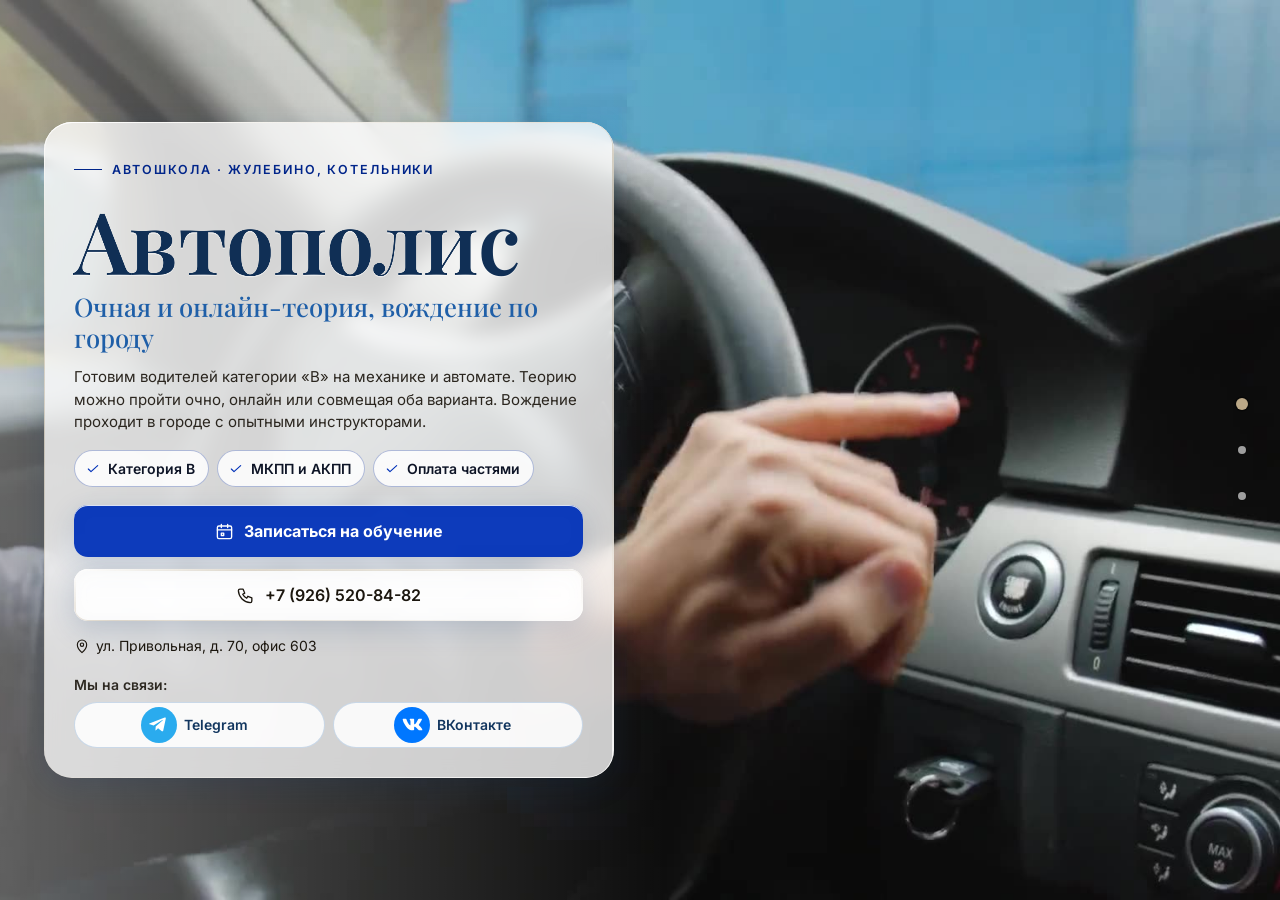
<file: index.html>
<!DOCTYPE html>
<html lang="ru" data-theme="light">
<head>
<meta charset="utf-8">
<meta name="viewport" content="width=device-width, initial-scale=1, viewport-fit=cover">
<title>Автошкола «Автополис» в Жулебино — права категории B, от 38 990 ₽</title>
<meta name="description" content="Автошкола «Автополис» в Жулебино, Москва: категория B, механика и автомат, очная и онлайн-теория, вождение по городу. Тарифы от 38 990 ₽. Телефон +7 (926) 520-84-82.">
<meta name="robots" content="noindex, nofollow, noarchive">
<meta name="geo.region" content="RU-SPE">
<meta name="geo.placename" content="Санкт-Петербург">
<meta name="geo.position" content="59.8944504;30.4585142">
<meta name="ICBM" content="59.8944504, 30.4585142">
<meta property="og:type" content="website">
<meta property="og:locale" content="ru_RU">
<meta property="og:site_name" content="Автошкола «Автополис»">
<meta property="og:title" content="Автошкола «Автополис» в Жулебино — права категории B, от 38 990 ₽">
<meta property="og:description" content="Автошкола «Автополис» в Жулебино, Москва: категория B, механика и автомат, очная и онлайн-теория, вождение по городу. Тарифы от 38 990 ₽. Телефон +7 (926) 520-84-82.">
<meta name="twitter:card" content="summary_large_image">
<meta name="twitter:title" content="Автошкола «Автополис» в Жулебино — права категории B, от 38 990 ₽">
<meta name="twitter:description" content="Автошкола «Автополис» в Жулебино, Москва: категория B, механика и автомат, очная и онлайн-теория, вождение по городу. Тарифы от 38 990 ₽. Телефон +7 (926) 520-84-82.">
<meta name="theme-color" content="#f0f4fe">
<link rel="icon" href="data:image/svg+xml,%3Csvg%20xmlns%3D%22http%3A//www.w3.org/2000/svg%22%20viewBox%3D%220%200%2064%2064%22%3E%3Crect%20width%3D%2264%22%20height%3D%2264%22%20rx%3D%2214%22%20fill%3D%22%231f5fa8%22/%3E%3Ccircle%20cx%3D%2232%22%20cy%3D%2232%22%20r%3D%2217%22%20fill%3D%22none%22%20stroke%3D%22%23fff%22%20stroke-width%3D%225%22/%3E%3Ccircle%20cx%3D%2232%22%20cy%3D%2232%22%20r%3D%225%22%20fill%3D%22%23ffc54d%22/%3E%3C/svg%3E">
<script>document.documentElement.classList.add('js');try{var _i=parseInt(localStorage.getItem('nb_fs2'),10),_f=[1,1.15,1.3,1.5][_i];if(_f)document.documentElement.style.setProperty('--fs',_f)}catch(e){}</script>
<style id="hero-timing">:root{--hero-d:1.2s}</style>
<link rel="preload" as="image" href="img/hero-poster.jpg" fetchpriority="high">
<!-- шрифты лежат внутри сайта: Google Fonts у российской аудитории режется -->
<style>
@font-face{font-family:'Inter';font-style:normal;font-weight:400;font-display:swap;src:url(assets/fonts/inter-400-cyrillic-ext.woff2) format('woff2');unicode-range:U+0460-052F, U+1C80-1C8A, U+20B4, U+2DE0-2DFF, U+A640-A69F, U+FE2E-FE2F}
@font-face{font-family:'Inter';font-style:normal;font-weight:400;font-display:swap;src:url(assets/fonts/inter-400-cyrillic.woff2) format('woff2');unicode-range:U+0301, U+0400-045F, U+0490-0491, U+04B0-04B1, U+2116}
@font-face{font-family:'Inter';font-style:normal;font-weight:400;font-display:swap;src:url(assets/fonts/inter-400-latin-ext.woff2) format('woff2');unicode-range:U+0100-02BA, U+02BD-02C5, U+02C7-02CC, U+02CE-02D7, U+02DD-02FF, U+0304, U+0308, U+0329, U+1D00-1DBF, U+1E00-1E9F, U+1EF2-1EFF, U+2020, U+20A0-20AB, U+20AD-20C0, U+2113, U+2C60-2C7F, U+A720-A7FF}
@font-face{font-family:'Inter';font-style:normal;font-weight:400;font-display:swap;src:url(assets/fonts/inter-400-latin.woff2) format('woff2');unicode-range:U+0000-00FF, U+0131, U+0152-0153, U+02BB-02BC, U+02C6, U+02DA, U+02DC, U+0304, U+0308, U+0329, U+2000-206F, U+20AC, U+2122, U+2191, U+2193, U+2212, U+2215, U+FEFF, U+FFFD}
@font-face{font-family:'Inter';font-style:normal;font-weight:500;font-display:swap;src:url(assets/fonts/inter-500-cyrillic-ext.woff2) format('woff2');unicode-range:U+0460-052F, U+1C80-1C8A, U+20B4, U+2DE0-2DFF, U+A640-A69F, U+FE2E-FE2F}
@font-face{font-family:'Inter';font-style:normal;font-weight:500;font-display:swap;src:url(assets/fonts/inter-500-cyrillic.woff2) format('woff2');unicode-range:U+0301, U+0400-045F, U+0490-0491, U+04B0-04B1, U+2116}
@font-face{font-family:'Inter';font-style:normal;font-weight:500;font-display:swap;src:url(assets/fonts/inter-500-latin-ext.woff2) format('woff2');unicode-range:U+0100-02BA, U+02BD-02C5, U+02C7-02CC, U+02CE-02D7, U+02DD-02FF, U+0304, U+0308, U+0329, U+1D00-1DBF, U+1E00-1E9F, U+1EF2-1EFF, U+2020, U+20A0-20AB, U+20AD-20C0, U+2113, U+2C60-2C7F, U+A720-A7FF}
@font-face{font-family:'Inter';font-style:normal;font-weight:500;font-display:swap;src:url(assets/fonts/inter-500-latin.woff2) format('woff2');unicode-range:U+0000-00FF, U+0131, U+0152-0153, U+02BB-02BC, U+02C6, U+02DA, U+02DC, U+0304, U+0308, U+0329, U+2000-206F, U+20AC, U+2122, U+2191, U+2193, U+2212, U+2215, U+FEFF, U+FFFD}
@font-face{font-family:'Inter';font-style:normal;font-weight:600;font-display:swap;src:url(assets/fonts/inter-600-cyrillic-ext.woff2) format('woff2');unicode-range:U+0460-052F, U+1C80-1C8A, U+20B4, U+2DE0-2DFF, U+A640-A69F, U+FE2E-FE2F}
@font-face{font-family:'Inter';font-style:normal;font-weight:600;font-display:swap;src:url(assets/fonts/inter-600-cyrillic.woff2) format('woff2');unicode-range:U+0301, U+0400-045F, U+0490-0491, U+04B0-04B1, U+2116}
@font-face{font-family:'Inter';font-style:normal;font-weight:600;font-display:swap;src:url(assets/fonts/inter-600-latin-ext.woff2) format('woff2');unicode-range:U+0100-02BA, U+02BD-02C5, U+02C7-02CC, U+02CE-02D7, U+02DD-02FF, U+0304, U+0308, U+0329, U+1D00-1DBF, U+1E00-1E9F, U+1EF2-1EFF, U+2020, U+20A0-20AB, U+20AD-20C0, U+2113, U+2C60-2C7F, U+A720-A7FF}
@font-face{font-family:'Inter';font-style:normal;font-weight:600;font-display:swap;src:url(assets/fonts/inter-600-latin.woff2) format('woff2');unicode-range:U+0000-00FF, U+0131, U+0152-0153, U+02BB-02BC, U+02C6, U+02DA, U+02DC, U+0304, U+0308, U+0329, U+2000-206F, U+20AC, U+2122, U+2191, U+2193, U+2212, U+2215, U+FEFF, U+FFFD}
@font-face{font-family:'Inter';font-style:normal;font-weight:700;font-display:swap;src:url(assets/fonts/inter-700-cyrillic-ext.woff2) format('woff2');unicode-range:U+0460-052F, U+1C80-1C8A, U+20B4, U+2DE0-2DFF, U+A640-A69F, U+FE2E-FE2F}
@font-face{font-family:'Inter';font-style:normal;font-weight:700;font-display:swap;src:url(assets/fonts/inter-700-cyrillic.woff2) format('woff2');unicode-range:U+0301, U+0400-045F, U+0490-0491, U+04B0-04B1, U+2116}
@font-face{font-family:'Inter';font-style:normal;font-weight:700;font-display:swap;src:url(assets/fonts/inter-700-latin-ext.woff2) format('woff2');unicode-range:U+0100-02BA, U+02BD-02C5, U+02C7-02CC, U+02CE-02D7, U+02DD-02FF, U+0304, U+0308, U+0329, U+1D00-1DBF, U+1E00-1E9F, U+1EF2-1EFF, U+2020, U+20A0-20AB, U+20AD-20C0, U+2113, U+2C60-2C7F, U+A720-A7FF}
@font-face{font-family:'Inter';font-style:normal;font-weight:700;font-display:swap;src:url(assets/fonts/inter-700-latin.woff2) format('woff2');unicode-range:U+0000-00FF, U+0131, U+0152-0153, U+02BB-02BC, U+02C6, U+02DA, U+02DC, U+0304, U+0308, U+0329, U+2000-206F, U+20AC, U+2122, U+2191, U+2193, U+2212, U+2215, U+FEFF, U+FFFD}
@font-face{font-family:'Playfair Display';font-style:normal;font-weight:500;font-display:swap;src:url(assets/fonts/playfair-display-500-cyrillic.woff2) format('woff2');unicode-range:U+0301, U+0400-045F, U+0490-0491, U+04B0-04B1, U+2116}
@font-face{font-family:'Playfair Display';font-style:normal;font-weight:500;font-display:swap;src:url(assets/fonts/playfair-display-500-latin-ext.woff2) format('woff2');unicode-range:U+0100-02BA, U+02BD-02C5, U+02C7-02CC, U+02CE-02D7, U+02DD-02FF, U+0304, U+0308, U+0329, U+1D00-1DBF, U+1E00-1E9F, U+1EF2-1EFF, U+2020, U+20A0-20AB, U+20AD-20C0, U+2113, U+2C60-2C7F, U+A720-A7FF}
@font-face{font-family:'Playfair Display';font-style:normal;font-weight:500;font-display:swap;src:url(assets/fonts/playfair-display-500-latin.woff2) format('woff2');unicode-range:U+0000-00FF, U+0131, U+0152-0153, U+02BB-02BC, U+02C6, U+02DA, U+02DC, U+0304, U+0308, U+0329, U+2000-206F, U+20AC, U+2122, U+2191, U+2193, U+2212, U+2215, U+FEFF, U+FFFD}
@font-face{font-family:'Playfair Display';font-style:normal;font-weight:600;font-display:swap;src:url(assets/fonts/playfair-display-600-cyrillic.woff2) format('woff2');unicode-range:U+0301, U+0400-045F, U+0490-0491, U+04B0-04B1, U+2116}
@font-face{font-family:'Playfair Display';font-style:normal;font-weight:600;font-display:swap;src:url(assets/fonts/playfair-display-600-latin-ext.woff2) format('woff2');unicode-range:U+0100-02BA, U+02BD-02C5, U+02C7-02CC, U+02CE-02D7, U+02DD-02FF, U+0304, U+0308, U+0329, U+1D00-1DBF, U+1E00-1E9F, U+1EF2-1EFF, U+2020, U+20A0-20AB, U+20AD-20C0, U+2113, U+2C60-2C7F, U+A720-A7FF}
@font-face{font-family:'Playfair Display';font-style:normal;font-weight:600;font-display:swap;src:url(assets/fonts/playfair-display-600-latin.woff2) format('woff2');unicode-range:U+0000-00FF, U+0131, U+0152-0153, U+02BB-02BC, U+02C6, U+02DA, U+02DC, U+0304, U+0308, U+0329, U+2000-206F, U+20AC, U+2122, U+2191, U+2193, U+2212, U+2215, U+FEFF, U+FFFD}
/* ===== Notary site — generator stylesheet (light warm base, dark theme by toggle) ===== */
:root{
  --p100:#665230; --p90:#97825e; --p80:#bba887; --p70:#c2b9a9; --p50:#dad5ce; --p40:#e0dedb;
  --p30:#eeece9; --p20:#f1f1f0; --p10:#f8f8f8; --n100:#0e0f11; --n90:#3c404b; --n10:#fff;

  --bg:var(--p10); --bg2:var(--p20); --bg3:var(--p30); --card:var(--n10); --text:var(--n100); --muted:var(--n90);
  --line:var(--p50); --line2:var(--p40); --accent:var(--p90); --accent-d:var(--p100); --accent-l:var(--p80); --accent-soft:var(--p30);
  --on-accent:#fff; --shadow:0 1px 10px rgba(51,51,51,.10); --shadow-lg:0 12px 40px rgba(30,24,10,.14);
  --hero-ov1:rgba(14,15,17,.72); --hero-ov2:rgba(14,15,17,.30); --sec-ov:rgba(248,248,248,.72);
  --ok:#2e8b57; --bad:#b4453b;
  /* те же цвета составляющими: rgba() понимают все браузеры, color-mix() — нет */
  --bg-rgb:248,248,248; --card-rgb:255,255,255; --accent-rgb:151,130,94; --ok-rgb:46,139,87;

  --zc:var(--fs); --fs:1; --vwu:calc(1vw / var(--fs)); --vhu:calc(1vh / var(--fs));   /* масштаб текста (А−/А+) и «честные» vw/vh под ним */
  --hdr-h:68px; --bar-h:70px; --vh:calc(100*var(--vhu)); --gap:24px; --radius:14px; --radius-s:10px;
  --font:"Inter",Tahoma,Arial,sans-serif; --serif:"Playfair Display",Georgia,"Times New Roman",serif;
  --ease:cubic-bezier(.65,.05,.36,1); --speed:520ms;
}
html[data-theme="dark"]{
  --bg:#17150f; --bg2:#1d1a13; --bg3:#252117; --card:#221e15; --text:#f1ebdf; --muted:#b9ae98;
  --line:#3a3325; --line2:#2f2a1e; --accent:#c9b17f; --accent-d:#e0cf9f; --accent-l:#8d7b58; --accent-soft:#2a251a;
  --on-accent:#17150f; --shadow:0 1px 12px rgba(0,0,0,.45); --shadow-lg:0 14px 40px rgba(0,0,0,.55);
  --hero-ov1:rgba(10,9,6,.80); --hero-ov2:rgba(10,9,6,.40); --sec-ov:rgba(16,15,12,.76);
  --bg-rgb:23,21,15; --card-rgb:34,30,21; --accent-rgb:201,177,127;
}

*,*::before,*::after{box-sizing:border-box}
/* А−/А+: весь сайт — шапка, плашки, меню, формы, окна — растёт пропорционально, как при увеличении масштаба в браузере */
html{-webkit-text-size-adjust:100%;scroll-behavior:auto;zoom:var(--fs,1)}
html,body{height:100%;margin:0;overflow:hidden;background:var(--bg);color:var(--text);
  font-family:var(--font);font-size:16px;line-height:1.55;-webkit-font-smoothing:antialiased}
body{overscroll-behavior:none;position:relative}
a{color:inherit;text-decoration:none}
img{display:block;max-width:100%}
button{font:inherit;color:inherit;background:none;border:0;padding:0;cursor:pointer}
input,select,textarea{font:inherit;color:inherit}
h1,h2,h3,h4,p{margin:0}
ul{margin:0;padding:0;list-style:none}
svg{display:block}
.ico{width:22px;height:22px;stroke:currentColor;fill:none;stroke-width:1.7;stroke-linecap:round;stroke-linejoin:round;flex:none}
.vh{position:absolute!important;width:1px;height:1px;overflow:hidden;clip:rect(0 0 0 0);white-space:nowrap}

/* ---------- typography helpers ---------- */
.kicker{display:inline-flex;align-items:center;gap:10px;font-size:13px;font-weight:600;letter-spacing:.14em;text-transform:uppercase;color:var(--accent)}
.kicker::before{content:"";width:28px;height:1px;background:var(--accent)}
.h2{font-size:clamp(26px,calc(3.2*var(--vwu,1vw)),40px);font-weight:600;letter-spacing:-.02em;line-height:1.12;margin-top:10px}
.lead{color:var(--muted);font-size:17px;max-width:640px;margin-top:12px}
.sec-head{margin-bottom:28px}
#contacts .sec-head{margin-bottom:18px}

/* ---------- buttons ---------- */
.btn{display:inline-flex;align-items:center;justify-content:center;gap:10px;min-height:48px;padding:0 22px;border-radius:999px;
  font-weight:600;font-size:15px;line-height:1;border:1.5px solid transparent;transition:background .25s,color .25s,border-color .25s,transform .2s,box-shadow .25s;white-space:nowrap}
.btn:active{transform:translateY(1px)}
.btn-primary{background:var(--accent-d);color:var(--on-accent);border-color:var(--accent-d)}
.btn-primary:hover{background:var(--accent);border-color:var(--accent);color:#fff}
html[data-theme="dark"] .btn-primary:hover{color:#17150f}
.btn-ghost{border-color:var(--line);color:var(--text);background:var(--card)}
.btn-ghost:hover{border-color:var(--accent);color:var(--accent-d)}
.btn-light{background:rgba(255,255,255,.14);color:#fff;border-color:rgba(255,255,255,.55);backdrop-filter:blur(6px)}
.btn-light:hover{background:#fff;color:var(--n100)}
.btn-white{background:#fff;color:var(--n100);border-color:#fff}
.btn-white:hover{background:var(--p30);border-color:var(--p30)}
.btn .ico{width:18px;height:18px}
.btn-sm{min-height:44px;padding:0 16px;font-size:14px}

/* ---------- header ---------- */
.hdr{position:fixed;top:0;left:0;right:0;height:var(--hdr-h);z-index:200;display:flex;align-items:center;
  zoom:calc(1 / var(--zc,1)); --vwu:1vw; --vhu:1vh;   /* А−/А+ шапку не трогают: она всегда как при 100 % (страница в zoom, шапка — встречный zoom) */
  background:rgba(var(--bg-rgb),.88);backdrop-filter:blur(12px);-webkit-backdrop-filter:blur(12px);
  border-bottom:1px solid var(--line2);transition:background .3s}
.hdr-in{width:100%;max-width:1280px;margin:0 auto;padding:0 28px;display:flex;align-items:center;gap:24px}
.brand{display:flex;align-items:center;gap:12px;min-width:0;min-height:44px}
.mono-img{object-fit:contain;background:#fff;padding:2px;box-sizing:border-box}
.mono{width:42px;height:42px;border-radius:12px;background:var(--accent-d);color:var(--on-accent);display:grid;place-items:center;
  font-family:var(--serif);font-size:20px;font-weight:600;flex:none;letter-spacing:.02em}
.brand-t{display:flex;flex-direction:column;line-height:1.15;min-width:0}
.brand-n{font-weight:600;font-size:15px;white-space:nowrap;overflow:hidden;text-overflow:ellipsis}
.brand-s{font-size:13px;color:var(--muted);white-space:nowrap;overflow:hidden;text-overflow:ellipsis}
.nav{display:flex;align-items:center;gap:4px;margin-left:auto}
.nav > li{position:relative}
.nav-a{display:inline-flex;align-items:center;gap:6px;min-height:44px;padding:10px 12px;border-radius:8px;font-size:14px;font-weight:500;color:var(--text);opacity:.8;transition:opacity .2s,background .2s}
.nav-a:hover,.nav-a.cur,.nav > li.open > .nav-a{opacity:1;background:var(--bg3)}
.nav-a .chev{width:14px;height:14px;transition:transform .25s}
.nav > li.open > .nav-a .chev{transform:rotate(180deg)}
.hdr-tools{display:flex;align-items:center;gap:6px;margin-left:8px}
.tool{width:44px;height:44px;border-radius:10px;display:grid;place-items:center;color:var(--text);opacity:.8;transition:background .2s,opacity .2s}
.tool:hover{background:var(--bg3);opacity:1}
.tool .ico{width:20px;height:20px}
.tool-lang{width:auto;padding:0 10px;gap:6px;font-size:13px;font-weight:600;letter-spacing:.04em;display:flex;align-items:center}
.lang-wrap{position:relative}
.lang-dd{position:absolute;right:0;top:calc(100% + 8px);background:var(--card);border:1px solid var(--line);border-radius:12px;box-shadow:var(--shadow-lg);
  padding:6px;min-width:190px;display:none;z-index:210}
.lang-wrap.open .lang-dd{display:block}
.lang-dd button,.lang-dd a{display:flex;width:100%;align-items:center;gap:10px;min-height:44px;padding:9px 12px;border-radius:8px;font-size:14px;text-align:left}
.lang-dd button:hover,.lang-dd a:hover{background:var(--bg3)}
.lang-dd button.cur,.lang-dd a.cur{color:var(--accent-d);font-weight:600}
.lang-dd b{font-size:13px;letter-spacing:.08em;width:26px;color:var(--muted)}
.hdr-book{margin-left:4px}
.burger{display:none}
.moon,.sun{display:none}
html[data-theme="dark"] .sun{display:block}
html:not([data-theme="dark"]) .moon{display:block}

/* mega menu */
.mega{position:absolute;left:50%;top:calc(100% + 10px);transform:translateX(-50%);width:min(980px,calc(calc(100*var(--vwu,1vw)) - 40px));
  background:var(--card);border:1px solid var(--line);border-radius:16px;box-shadow:var(--shadow-lg);padding:20px;display:none;z-index:210}
.nav > li.open > .mega{display:block}
.mega-head{display:flex;justify-content:space-between;align-items:baseline;gap:16px;padding:0 6px 14px;border-bottom:1px solid var(--line2);margin-bottom:12px}
.mega-head b{font-size:14px}
.mega-head span{font-size:13px;color:var(--muted)}
.mega-grid{display:grid;grid-template-columns:repeat(2,1fr);gap:4px}
.mega-it{display:flex;gap:12px;align-items:flex-start;padding:10px 12px;border-radius:10px;text-align:left;width:100%;transition:background .2s}
.mega-it:hover{background:var(--bg3)}
.mega-it .cic{width:38px;height:38px;border-radius:10px;background:var(--accent-soft);color:var(--accent-d);display:grid;place-items:center;flex:none}
.mega-it .cic .ico{width:20px;height:20px}
.mega-it b{display:block;font-size:14px;font-weight:600}
.mega-it small{display:block;font-size:13px;color:var(--muted);line-height:1.35;margin-top:2px}
.mega-it em{font-style:normal;font-size:13px;color:var(--accent);margin-top:3px;display:block}

/* mobile menu */
.mmenu{position:fixed;top:calc(var(--hdr-h) / var(--zc,1));left:0;right:0;bottom:var(--bar-h);z-index:190;background:var(--bg);overflow-y:auto;padding:14px 18px 30px;display:none}
.mmenu.open{display:block}
.mmenu a,.mmenu .macc > button{display:flex;align-items:center;justify-content:space-between;width:100%;padding:14px 6px;border-bottom:1px solid var(--line2);font-size:17px;font-weight:500;text-align:left}
.mmenu .macc > button .chev{width:18px;height:18px;transition:transform .25s}
.mmenu .macc.open > button .chev{transform:rotate(180deg)}
.mmenu .macc-list{display:none;padding:4px 0 8px}
.mmenu .macc.open .macc-list{display:block}
.mmenu .macc-list button{display:flex;align-items:center;gap:12px;width:100%;padding:11px 8px;border-radius:10px;text-align:left;font-size:15px}
.mmenu .macc-list button:hover{background:var(--bg3)}
.mmenu .macc-list .cic{width:32px;height:32px;border-radius:8px;background:var(--accent-soft);color:var(--accent-d);display:grid;place-items:center;flex:none}
.mmenu .macc-list .cic .ico{width:17px;height:17px}
.mmenu-foot{display:flex;flex-wrap:wrap;gap:8px;margin-top:18px}
.mmenu-foot .btn{flex:1}

/* ---------- full-page scroller ---------- */
.fp{position:relative;width:100%;height:var(--vh);overflow:hidden}
.fp-track{will-change:transform;transition:transform var(--speed) var(--ease)}
.fp-track.no-anim{transition:none}
.sec{position:relative;height:var(--vh);width:100%;overflow:hidden}
.sec-scroll{height:100%;overflow-y:auto;overflow-x:hidden;display:flex;flex-direction:column;
  padding:calc(var(--hdr-h) / var(--zc,1) + 20px) 28px calc(var(--bar-h) + 96px);-webkit-overflow-scrolling:touch;scrollbar-width:thin;scrollbar-color:var(--line) transparent}
.wrap{margin:auto;width:100%;max-width:1180px}
.sec-alt{background:var(--bg2)}

/* reveal animation */
.rv{opacity:0;transform:translateY(18px);transition:opacity .7s ease,transform .7s ease;transition-delay:calc(var(--i,0) * 90ms)}
.sec.active .rv{opacity:1;transform:none}

/* side dots */
.dots{position:fixed;right:16px;top:50%;transform:translateY(-50%);z-index:150;display:flex;flex-direction:column;gap:2px}
.dots button{position:relative;width:44px;height:44px;display:grid;place-items:center}
.dots button::after{content:"";width:8px;height:8px;border-radius:50%;background:var(--muted);opacity:.45;transition:transform .25s,opacity .25s,background .25s}
.dots button:hover::after{opacity:.9}
.dots button.cur::after{background:var(--accent);opacity:1;transform:scale(1.5)}
.dots button span{position:absolute;right:32px;top:50%;transform:translateY(-50%) translateX(6px);background:var(--n100);color:#fff;font-size:13px;
  padding:5px 10px;border-radius:6px;white-space:nowrap;opacity:0;pointer-events:none;transition:opacity .2s,transform .2s}
.dots button:hover span{opacity:1;transform:translateY(-50%)}
.sec-hero ~ .dots{color:#fff}
body[data-sec="0"] .dots button::after{background:#fff}
body[data-sec="0"] .dots button.cur::after{background:var(--p80)}

.sec:not(.sec-hero) .sec-scroll{position:relative;z-index:1}

.status{display:inline-flex;align-items:center;gap:8px;padding:8px 14px 8px 10px;border-radius:999px;background:rgba(255,255,255,.12);border:1px solid rgba(255,255,255,.28);font-size:13px;backdrop-filter:blur(6px)}
.status i{width:9px;height:9px;border-radius:50%;background:#7bd389;box-shadow:0 0 0 3px rgba(123,211,137,.28)}
.status.closed i{background:#f08a7e;box-shadow:0 0 0 3px rgba(240,138,126,.28)}
.status.soon i{background:#f0c674;box-shadow:0 0 0 3px rgba(240,198,116,.28)}
.status span{opacity:.85}
.addr-link{display:inline-flex;align-items:center;gap:6px;border-bottom:1px solid currentColor;padding:13px 0 14px;margin:-13px 0 -14px;transition:color .2s}
.addr-link:hover{color:var(--accent)}
.addr-link .ico{width:16px;height:16px}

/* ---------- services ---------- */
.svc-grid{display:grid;grid-template-columns:repeat(5,1fr);gap:14px}
.svc{display:flex;flex-direction:column;align-items:flex-start;gap:10px;padding:18px 16px 16px;border-radius:var(--radius);background:var(--card);border:1px solid var(--line2);
  text-align:left;min-height:170px;transition:transform .25s,box-shadow .25s,border-color .25s;position:relative}
.svc:hover{transform:translateY(-3px);box-shadow:var(--shadow-lg);border-color:var(--accent-l)}
.svc .cic{width:44px;height:44px;border-radius:12px;background:var(--accent-soft);color:var(--accent-d);display:grid;place-items:center}
.svc b{font-size:15px;font-weight:600;line-height:1.3}
.svc small{font-size:13px;color:var(--muted);line-height:1.35}
.svc em{font-style:normal;font-size:13px;color:var(--accent);margin-top:auto;padding-top:6px;display:inline-flex;align-items:center;gap:4px}
.svc em .ico{width:12px;height:12px}

/* ---------- about ---------- */
.about{display:grid;grid-template-columns:1.15fr .85fr;gap:48px;align-items:start}
.about-txt p{color:var(--muted);margin-top:14px;font-size:16px}
.about-txt p:first-of-type{color:var(--text)}
.quote{margin-top:22px;padding:16px 20px;border-left:3px solid var(--accent);background:var(--card);border-radius:0 12px 12px 0;font-family:var(--serif);font-size:18px;line-height:1.45;color:var(--text)}
.creds{display:grid;gap:10px}
.cred{display:flex;gap:14px;align-items:center;padding:14px 16px;border-radius:12px;background:var(--card);border:1px solid var(--line2)}
.cred .cic{width:40px;height:40px;border-radius:10px;background:var(--accent-soft);color:var(--accent-d);display:grid;place-items:center;flex:none}
.cred .cic .ico{width:20px;height:20px}
.cred small{display:block;font-size:13px;color:var(--muted);text-transform:uppercase;letter-spacing:.06em}
.cred b{display:block;font-size:15px;font-weight:600;line-height:1.3}
.chips{display:flex;flex-wrap:wrap;gap:8px;margin-top:16px}
.chips li{padding:8px 14px;border-radius:999px;border:1px solid var(--accent-l);color:var(--accent-d);font-size:13.5px;font-weight:500;background:var(--card)}
.strong-lbl{margin-top:22px;font-size:13px;text-transform:uppercase;letter-spacing:.1em;color:var(--muted)}

/* ---------- how ---------- */
.steps{display:grid;grid-template-columns:repeat(5,1fr);gap:16px;position:relative;margin-top:14px}
.steps::before{content:"";position:absolute;left:8%;right:8%;top:30px;height:1px;background:var(--line)}
.step{position:relative;padding:0 8px}
.step-n{width:60px;height:60px;border-radius:50%;background:var(--card);border:1.5px solid var(--accent-l);color:var(--accent-d);display:grid;place-items:center;
  font-family:var(--serif);font-size:24px;font-weight:600;position:relative;z-index:1;transition:background .4s,color .4s}
.sec.active .step-n{animation:pop .6s var(--ease) both;animation-delay:calc(var(--i) * 140ms + 150ms)}
@keyframes pop{0%{transform:scale(.6);opacity:0}60%{transform:scale(1.08);opacity:1}100%{transform:scale(1)}}
.step b{display:block;margin-top:16px;font-size:17px;font-weight:600}
.step p{color:var(--muted);font-size:14.5px;margin-top:6px}

/* ---------- reviews ---------- */
.reviews{display:grid;grid-template-columns:300px 1fr;gap:28px;align-items:start}
.rsum{background:var(--card);border:1px solid var(--line2);border-radius:var(--radius);padding:26px 24px;text-align:center}
.rsum .big{font-family:var(--serif);font-size:64px;line-height:1;font-weight:500;color:var(--accent-d)}
.stars{display:inline-flex;gap:3px;--fill:100%}
.stars svg{width:20px;height:20px}
.stars .st{fill:var(--line);stroke:none}
.stars .st.on{fill:#e7b73b}
.stars .st.half{fill:url(#halfgrad)}
.rsum .stars{margin-top:8px}
.rsum p{color:var(--muted);font-size:13.5px;margin-top:10px;line-height:1.4}
.rsum .btn{margin-top:16px;width:100%}
.rsum .gis{display:block;margin:10px 0 -14px;padding:14px 0;font-size:13px;color:var(--accent-d);text-decoration:underline;text-underline-offset:3px}
.rgrid{display:grid;grid-template-columns:repeat(2,1fr);gap:14px}
.rev{background:var(--card);border:1px solid var(--line2);border-radius:var(--radius);padding:20px;display:flex;flex-direction:column;gap:10px}
.rev .stars svg{width:15px;height:15px}
.rev p{font-size:14.5px;line-height:1.5;flex:1}
.rev p::before{content:"“";font-family:var(--serif);color:var(--accent);font-size:22px;line-height:0;margin-right:4px;vertical-align:-6px}
.rev-meta{display:flex;flex-wrap:wrap;justify-content:space-between;gap:4px 10px;align-items:baseline;font-size:13px;color:var(--muted)}
.rev-meta b{color:var(--text);font-weight:600}
.rev-src{display:inline-flex;align-items:center;gap:5px;white-space:nowrap;margin-left:auto}
.rev-src i{width:6px;height:6px;border-radius:50%;background:var(--accent)}
.rev-sample{color:var(--muted);font-style:italic;opacity:.85}
.rev-real{color:var(--accent-d);font-weight:600}
.rev-real i{background:var(--ok)}
.rev-is-real{border-color:var(--accent-l)}
.demo-note{margin-top:14px;max-width:760px;font-size:13.5px;line-height:1.45;color:var(--muted);background:var(--accent-soft);
  border-left:3px solid var(--accent);border-radius:0 8px 8px 0;padding:8px 12px}
.rnote{margin-top:14px;font-size:13px;color:var(--muted)}

/* ---------- faq ---------- */
.faq{display:grid;grid-template-columns:1fr 1fr;gap:0 32px;align-items:start}
.faq-col{display:flex;flex-direction:column}
.fq{border-bottom:1px solid var(--line)}
.fq > button{display:flex;width:100%;align-items:center;justify-content:space-between;gap:16px;min-height:44px;padding:16px 4px;text-align:left;font-weight:600;font-size:15.5px;line-height:1.35}
.fq > button .pl{width:26px;height:26px;border-radius:50%;border:1px solid var(--line);display:grid;place-items:center;flex:none;color:var(--accent-d);transition:transform .3s,background .3s}
.fq > button .pl .ico{width:14px;height:14px}
.fq.open > button .pl{transform:rotate(45deg);background:var(--accent-soft)}
.fq-a{display:grid;grid-template-rows:0fr;transition:grid-template-rows .35s var(--ease)}
.fq.open .fq-a{grid-template-rows:1fr}
.fq-a > div{overflow:hidden}
.fq-a p{color:var(--muted);font-size:14.5px;padding:0 4px 16px;line-height:1.55}
.fq-a .faq-note{font-size:13px;color:var(--accent-d);padding-bottom:6px}
.fq-a .faq-note:empty{display:none}

/* ---------- contacts ---------- */
.contacts{display:grid;grid-template-columns:1fr 1.05fr 1fr;gap:18px;align-items:stretch}
.contacts .cbox{padding:16px 18px}
.cbox{background:var(--card);border:1px solid var(--line2);border-radius:var(--radius);padding:20px}
.cl{display:grid;gap:12px}
.cl li{display:flex;gap:12px;align-items:flex-start}
.cl .cic{width:36px;height:36px;border-radius:10px;background:var(--accent-soft);color:var(--accent-d);display:grid;place-items:center;flex:none}
.cl .cic .ico{width:18px;height:18px}
.cl small{display:block;font-size:13px;color:var(--muted);text-transform:uppercase;letter-spacing:.06em}
.cl b{display:block;font-weight:500;font-size:15px;line-height:1.4}
.cl a.tel,.cl a.mail{display:block;padding:14px 0;margin:-14px 0}
.cl a.tel:hover,.cl a.mail:hover{color:var(--accent-d)}
.hours-link{display:inline-block;font-size:13px;color:var(--accent-d);text-decoration:underline;text-underline-offset:3px;padding:14px 0;margin:-14px 0}
.cl .msgs{display:flex;gap:8px;margin-top:4px;flex-wrap:wrap}
.cl .msgs a{display:inline-flex;align-items:center;gap:6px;padding:6px 10px;border-radius:8px;border:1px solid var(--line);font-size:13px;min-height:44px}
.cl .msgs a .ico{width:16px;height:16px}
.mapbox{display:flex;flex-direction:column;gap:12px;padding:12px}
.map{flex:1;min-height:280px;border-radius:10px;overflow:hidden;border:1px solid var(--line);background:var(--bg3);position:relative}
.map iframe{width:100%;height:100%;border:0;position:absolute;inset:0}
.map-actions{display:flex;gap:8px;flex-wrap:wrap}
.map-actions .btn{flex:1;min-height:44px;font-size:14px;padding:0 12px}

/* form */
.form h3{font-size:19px;font-weight:600}
.form .fdesc{color:var(--muted);font-size:13.5px;margin-top:6px}
.fg{display:grid;gap:8px;margin-top:12px}
.f2{display:grid;grid-template-columns:1fr 1fr;gap:10px}
.fld{display:flex;flex-direction:column;gap:4px}
.fld label{font-size:13px;color:var(--muted);font-weight:500}
.fld input,.fld select,.fld textarea{width:100%;background:var(--bg);border:1px solid var(--line);border-radius:10px;padding:8px 12px;font-size:14px;transition:border-color .2s,box-shadow .2s;min-height:44px}
.fld textarea{min-height:48px;resize:vertical}
.fld input:focus,.fld select:focus,.fld textarea:focus{outline:0;border-color:var(--accent);box-shadow:0 0 0 3px rgba(var(--accent-rgb),.22)}
.fld.err input,.fld.err select{border-color:var(--bad)}
.ferr{font-size:13px;color:var(--bad);display:none}
.fld.err .ferr{display:block}
.fnote{font-size:13px;color:var(--muted);margin-top:8px;line-height:1.4}
.fok{display:none;margin-top:10px;padding:10px 12px;border-radius:10px;background:rgba(var(--ok-rgb),.12);color:var(--ok);font-size:13.5px}
.fok.show{display:block}

.foot{margin-top:18px;padding-top:12px;padding-left:250px;flex-wrap:nowrap;align-items:flex-start;border-top:1px solid var(--line2);display:flex;justify-content:space-between;gap:16px;flex-wrap:wrap;font-size:13px;color:var(--muted)}
.foot p{max-width:none}
.foot .fl{white-space:nowrap;flex:none}
.foot .fl a{margin-left:14px;padding:14px 0;margin-top:-14px;margin-bottom:-14px;display:inline-block;min-width:44px;text-align:center;text-decoration:underline;text-underline-offset:3px}

/* ---------- bottom bar ---------- */
.bar{position:fixed;inset:auto 0 0;z-index:300;background:var(--card);box-shadow:0 -1px 10px rgba(51,51,51,.1);border-top:1px solid var(--line2);
  padding:6px 0;padding-bottom:calc(6px + env(safe-area-inset-bottom,0px))}
.bar-in{display:flex;justify-content:space-around;align-items:center;max-width:1080px;margin:0 auto}
.bi{display:flex;flex-direction:column;align-items:center;gap:5px;padding:8px 24px;border-radius:10px;font-size:13.5px;line-height:1;color:var(--text);opacity:.65;
  transition:opacity .3s,background .3s,color .3s;flex:1;max-width:190px;min-width:0}
.bi span{white-space:nowrap;max-width:100%;overflow:hidden;text-overflow:ellipsis}
.bi .ico{width:24px;height:24px}
.bi:hover{opacity:1;background:var(--bg3)}
.bi.cur{opacity:1;color:var(--accent-d)}


/* ---------- modals ---------- */
.modal{position:fixed;inset:0;z-index:400;background:rgba(14,15,17,.62);display:none;align-items:center;justify-content:center;padding:20px}
.modal.open{display:flex}
.mbox{background:var(--card);color:var(--text);border-radius:18px;width:100%;max-width:560px;max-height:min(calc(86*var(--vhu,1vh)),860px);overflow:auto;padding:26px 26px 22px;position:relative;box-shadow:var(--shadow-lg);
  animation:mup .3s var(--ease)}
@keyframes mup{from{opacity:0;transform:translateY(16px) scale(.98)}to{opacity:1;transform:none}}
.mbox-lg{max-width:760px}
.mclose{position:absolute;top:12px;right:12px;width:44px;height:44px;border-radius:50%;display:grid;place-items:center;color:var(--muted)}
.mclose:hover{background:var(--bg3);color:var(--text)}
.mbox h3{font-size:22px;font-weight:600;padding-right:36px}
.mbox .msub{color:var(--muted);font-size:14px;margin-top:4px}
.hours-t{width:100%;border-collapse:collapse;margin-top:16px;font-size:15px}
.hours-t td{padding:9px 6px;border-bottom:1px solid var(--line2)}
.hours-t td:last-child{text-align:right;font-weight:500;white-space:nowrap}
.hours-t tr.today td{color:var(--accent-d);font-weight:600}
.hours-t tr.today td:first-child::after{content:" · " attr(data-today);font-weight:400;font-size:13px;color:var(--muted)}
.hours-t tr.off td:last-child{color:var(--muted);font-weight:400}
.mnote{margin-top:14px;padding:12px 14px;border-radius:10px;background:var(--bg2);font-size:13.5px;color:var(--muted)}
.mnote b{display:block;color:var(--text);margin-bottom:3px;font-size:13px}
.mcontacts{display:flex;flex-wrap:wrap;gap:8px;margin-top:14px}
.mcontacts a{display:inline-flex;align-items:center;gap:7px;min-height:44px;padding:9px 13px;border-radius:10px;border:1px solid var(--line);font-size:13.5px}
.mcontacts a .ico{width:16px;height:16px}
.mcontacts a:hover{border-color:var(--accent)}
/* способы записи: позвонить, написать на почту, заказать обратный звонок */
.bk-opts{display:grid;gap:10px;margin-top:14px}
.bk-opt{display:flex;align-items:center;gap:14px;min-height:60px;padding:10px 16px;border-radius:14px;border:1px solid var(--line);background:var(--bg3);color:var(--text);font-size:16px;font-weight:600;text-align:left;text-decoration:none;transition:border-color .2s,background .2s}
.bk-opt:hover{border-color:var(--accent);background:var(--accent-soft)}
.bk-opt .ico{width:24px;height:24px;color:var(--accent-d);flex:none}
.bk-opt small{display:block;font-weight:400;font-size:13px;color:var(--muted);margin-top:1px}
.mbox-book{max-width:440px}
/* оплата значками, подпись у общего телефона */
.pay-pills{display:flex;flex-wrap:wrap;gap:6px;margin-top:5px}
.pay-pill{display:inline-flex;align-items:center;gap:6px;padding:4px 11px 4px 9px;border-radius:999px;border:1px solid var(--line);background:var(--bg3);font-size:13px;font-weight:600;line-height:1.3;white-space:nowrap}
.pay-pill .ico{width:15px;height:15px;color:var(--accent-d)}
.pay-pill.pay-logo{background:#fff;border-color:rgba(0,0,0,.12);padding:3px 11px;min-height:28px}
.pay-pill.pay-logo img{display:block;height:17px;width:auto}
.pay-pill.pay-logo img[src$="sbp.svg"]{height:20px}

.brand-t{display:flex;flex-direction:column;justify-content:center;gap:2px;line-height:1.1;min-width:0}
.brand-s{display:block;font-size:10.5px;font-weight:600;letter-spacing:.16em;text-transform:uppercase;color:var(--muted);white-space:nowrap;overflow:visible;text-overflow:clip}
.brand-n{font-size:16px;font-weight:600;white-space:nowrap;overflow:visible;text-overflow:clip}
.nav-a{white-space:nowrap}
#navServices{position:static}
.mega{max-height:calc(calc(100*var(--vhu,1vh)) - var(--hdr-h) - 24px);overflow-y:auto;top:calc(100% + 6px);width:min(980px,calc(calc(100*var(--vwu,1vw)) - 32px))}
@media screen and (max-width:760px){.mega-grid{grid-template-columns:1fr}}
@media screen and (max-width:479px){.brand-t{display:flex}.brand-s{font-size:9px;letter-spacing:.14em}.brand-n{font-size:12.5px;white-space:normal;line-height:1.12}}
.bk-inline{grid-template-columns:repeat(3,1fr);gap:8px}
.bk-inline .bk-opt{flex-direction:column;justify-content:center;gap:5px;min-height:76px;padding:9px 6px;font-size:13.5px;text-align:center;line-height:1.2}
.bk-inline .bk-opt .ico{width:22px;height:22px}
.bk-inline .bk-opt small{display:none}
/* services modal */
.svc-list{margin-top:16px;display:grid;grid-template-columns:1fr 1fr;gap:6px}
.svc-list button{display:flex;gap:10px;align-items:center;width:100%;min-height:44px;text-align:left;padding:10px 12px;border-radius:10px;font-size:14px;line-height:1.35;border:1px solid var(--line2);background:var(--bg)}
.svc-list button:hover{border-color:var(--accent);background:var(--accent-soft)}
.svc-list button .ico{width:16px;height:16px;color:var(--accent);margin-top:2px}
.mhint{font-size:13px;color:var(--muted);margin-top:12px}
.mhead{display:flex;gap:14px;align-items:center;padding-right:36px}
.mhead .cic{width:48px;height:48px;border-radius:12px;background:var(--accent-soft);color:var(--accent-d);display:grid;place-items:center;flex:none}

/* ---------- responsive ---------- */
@media (max-width:1200px){
  .svc-grid{grid-template-columns:repeat(5,1fr)}
  .svc{min-height:160px;padding:14px}
  .svc small{display:none}
}
@media screen and (max-width:991px){
  :root{--hdr-h:62px}
  .nav,.hdr-book{display:none}
  .burger{display:grid}
  .hdr-in{padding:0 18px;gap:12px}
}
@media (max-width:991px){
  :root{--bar-h:64px}
  .sec-scroll{padding:calc(var(--hdr-h) / var(--zc,1) + 16px) 22px calc(var(--bar-h) + 96px)}
  .dots{right:8px;gap:8px}
  .dots button span{display:none}
  .svc-grid{grid-template-columns:repeat(3,1fr);gap:10px}
  .svc{min-height:0}
  .about{grid-template-columns:1fr;gap:22px}
  .steps{grid-template-columns:repeat(5,1fr);gap:10px}
  .step-n{width:48px;height:48px;font-size:20px}
  .step b{font-size:15px}.step p{font-size:13px}
  .reviews{grid-template-columns:1fr;gap:16px}
  .rsum{display:flex;align-items:center;gap:18px;text-align:left;padding:16px 18px}
  .rsum .big{font-size:44px}.rsum .stars{margin:0}.rsum p{margin:0;flex:1}.rsum .btn{margin:0;width:auto}.rsum .gis{display:none}
  .faq{grid-template-columns:1fr;gap:0}
  .contacts{grid-template-columns:1fr 1fr}
  .foot{padding-left:0}
  .contacts .form{grid-column:1 / -1}
  .map{min-height:240px}
  .bi{padding:10px 12px;font-size:13px}
}
@media (max-width:767px){
  :root{--bar-h:62px}
  .h2{font-size:26px}
  .lead{font-size:15px}
  .sec-head{margin-bottom:18px}
  .sec-scroll{padding-left:16px;padding-right:16px}
  .svc-grid{grid-template-columns:repeat(2,1fr);gap:10px}
  .svc{padding:12px;gap:8px}
  .svc .cic{width:36px;height:36px}
  .svc b{font-size:13.5px}
  .svc em{display:none}
  .steps{grid-template-columns:1fr;gap:12px}
  .steps::before{left:24px;right:auto;top:10px;bottom:10px;height:auto;width:1px}
  .step{display:grid;grid-template-columns:48px 1fr;gap:14px;align-items:start;padding:0}
  .step-n{grid-row:1 / span 2}
  .step b{margin-top:10px;grid-column:2}
  .step p{grid-column:2;margin-top:2px}
  .rgrid{display:flex;overflow-x:auto;gap:12px;scroll-snap-type:x mandatory;padding-bottom:8px;margin:0 -16px;padding-left:16px;padding-right:16px;scrollbar-width:none}
  .rgrid::-webkit-scrollbar{display:none}
  .rev{flex:0 0 82%;scroll-snap-align:start}
  .rsum{flex-wrap:wrap;gap:12px}
  .rsum p{flex-basis:100%}
  .contacts{grid-template-columns:1fr;gap:14px}
  .contacts .form{grid-column:auto}
  .cbox{padding:16px}
  .map{min-height:220px}
  .f2{grid-template-columns:1fr}
  .foot{flex-direction:column;gap:8px;padding-left:0}
  .bi{padding:8px 4px;font-size:13px;gap:4px}
  .bi .ico{width:22px;height:22px}
  .sec-scroll{padding-bottom:calc(var(--bar-h) + 66px)}
  .mmenu{padding-bottom:80px}
  .demo-note{font-size:13px;padding:7px 10px}
  .mbox{padding:22px 18px 18px;border-radius:16px}
  .svc-list{grid-template-columns:1fr}
  .dots{right:6px;gap:0}
  .dots button{width:44px;height:44px}
  .dots button::after{width:6px;height:6px}
}
@media screen and (max-width:479px){
  :root{--hdr-h:58px}
  .mono{width:36px;height:36px;font-size:17px;border-radius:10px}
  .brand-n{font-size:14px}
  /* тапы в шапке доведены до 44px (см. .tool ниже) — на самой узкой ширине
     текстовому названию рядом с логотипом уже не хватает места без обрезки,
     поэтому в шапке оставляем только логотип-ссылку */
  .tool{width:44px;height:44px}
  .tool-lang{padding:0 8px;width:auto}
  .tool-lang .ico{display:none}
}
@media (max-width:479px){
  :root{--bar-h:60px}
  .svc{padding:11px 10px}
  .svc b{font-size:13px}
  .bi{padding:6px 2px;font-size:13px;gap:4px;width:100%;max-width:none;letter-spacing:-.01em}
  .bi .ico{width:20px;height:20px}
  .bar{padding:5px 0}
  .cl b{font-size:14px}
}
@media (max-height:640px) and (min-width:768px){
  .svc{min-height:0}
}
@media (prefers-reduced-motion:reduce){
  .fp-track{transition-duration:0s}
  .rv{transition:none;opacity:1;transform:none}
}


/* пометка «демонстрационный проект» в подвале */
.foot-demo{margin-top:.5em;font-size:13px;line-height:1.45;opacity:.62}
.foot-demo a{padding:14px 0;margin:-14px 0;display:inline-block;min-width:44px;text-decoration:underline}

/* --- материалы конторы (перенесённый контент клиента) --- */
.info-links{display:flex;flex-wrap:wrap;gap:10px;justify-content:center;margin-top:26px}
.info-links .ilink{display:inline-flex;align-items:center;gap:8px;min-height:44px;padding:9px 16px;border-radius:999px;border:1px solid var(--line);background:var(--card);color:var(--text);font:inherit;font-size:14px;cursor:pointer;transition:background .2s,border-color .2s}
.info-links .ilink:hover{border-color:var(--accent-d);background:var(--bg-alt)}
.info-tabs{display:flex;flex-wrap:wrap;gap:8px;margin:14px 0 4px}
.info-tabs button{min-height:44px;padding:7px 13px;border-radius:999px;border:1px solid var(--line);background:transparent;color:var(--text);font:inherit;font-size:13px;cursor:pointer}
.info-tabs button[aria-selected="true"]{background:var(--accent-d);border-color:var(--accent-d);color:#fff}
.info-body{max-height:min(calc(56*var(--vhu,1vh)),520px);overflow:auto;margin-top:10px;padding-right:4px}
.info-note{font-size:13px;opacity:.7;margin:6px 0 10px}
.info-i{border-bottom:1px solid var(--line)}
.info-i > button{width:100%;display:flex;justify-content:space-between;align-items:center;gap:12px;padding:13px 2px;background:none;border:0;color:inherit;font:inherit;font-weight:600;text-align:left;cursor:pointer}
.info-i > button .pl{width:26px;height:26px;border-radius:50%;border:1px solid var(--line);display:grid;place-items:center;flex:none;color:var(--accent-d);transition:transform .3s,background .3s}
.info-i > button .pl .ico{width:14px;height:14px}
.info-i.open > button .pl{transform:rotate(45deg);background:var(--accent-soft)}
.info-i > div{display:none;padding:0 2px 14px;font-size:15px;line-height:1.62}
.info-i.open > div{display:block}
.info-i p{margin:0 0 10px}
.info-i h4{margin:14px 0 6px;font-size:15px}
.info-i ul{margin:0 0 10px;padding-left:20px}
.info-i li{margin:0 0 5px}
.info-i table{width:100%;border-collapse:collapse;margin:0 0 12px;font-size:14px}
.info-i th,.info-i td{border:1px solid var(--line);padding:7px 9px;text-align:left;vertical-align:top}
.info-f{display:inline-flex;align-items:center;gap:7px;margin:0 8px 8px 0;min-height:44px;padding:7px 12px;border:1px solid var(--line);border-radius:8px;font-size:13px;text-decoration:none;color:var(--accent-d)}
.info-src{display:block;font-size:13px;opacity:.55;margin-top:8px}

/* мобильный: экран должен помещаться целиком, без прокрутки внутри секции —
   поэтому убираем самое объёмное (встроенная карта заменяется кнопкой) и поджимаем формы */
@media (max-width:760px){
  .mapbox .map{display:none}
  .mapbox{padding:0;background:none;border:0}
  /* карточка со списком контактов на телефоне не нужна: адрес, телефон, часы —
     в нижней плашке; прячем её целиком, иначе остаётся пустая рамка */
  #contacts .cbox-info{display:none}
  .foot{padding-left:0;font-size:13px;gap:8px}
  .foot .fl{white-space:normal;flex:1 1 auto}
  .foot .fl a{margin:-14px 12px -14px 0;padding:14px 0;display:inline-block}
  .form .fld{margin-bottom:8px}
  .reviews .rev:nth-child(n+4){display:none}
  .creds .cred:nth-child(n+4){display:none}
  /* второстепенное на телефоне убираем: метро и оплата есть в модалке часов,
     язык и удобное время можно написать в комментарии */
  .cl li.li-metro,.cl li.li-payment{display:none}
  .fld-lang,.fld-time{display:none}
  .foot [data-i18n="foot_disclaimer"]{display:none}
  .foot{padding-top:10px;font-size:13px}
  #about .sec-head .lead,#contacts .sec-head .lead,.form .fnote{display:none}
  /* на телефоне адрес, часы и телефоны всегда под рукой в нижней плашке,
     поэтому на экране контактов оставляем форму и кнопки карты */
  #about .quote,#about .about-txt p:nth-of-type(3){display:none}
  .creds .cred:nth-child(n+3){display:none}
}

/* ---------- размер текста и режим для слабовидящих ---------- */
.tool-a span{font-weight:700;font-size:13px;line-height:1;letter-spacing:.01em}
#hcBtn[aria-pressed="true"]{border-color:var(--accent-d);color:var(--accent-d)}

html[data-hc="1"]{
  --bg:#000; --bg2:#000; --bg3:#000; --card:#000; --text:#fff; --muted:#fff;
  --line:#fff; --line2:#fff; --accent:#ffe14d; --accent-d:#ffe14d; --accent-l:#ffe14d;
  --accent-soft:#000; --on-accent:#000; --shadow:none; --shadow-lg:none;
  --hero-ov1:rgba(0,0,0,.9); --hero-ov2:rgba(0,0,0,.85); --sec-ov:rgba(0,0,0,.92);
  --bg-rgb:0,0,0; --card-rgb:0,0,0; --accent-rgb:255,225,77;
}
html[data-hc="1"] body{background:#000;color:#fff}
html[data-hc="1"] .sec-bg,html[data-hc="1"] .hero-bg,html[data-hc="1"] .sec-photo{display:none!important}
html[data-hc="1"] *{text-shadow:none!important;box-shadow:none!important;backdrop-filter:none!important}
html[data-hc="1"] .card,html[data-hc="1"] .tool,html[data-hc="1"] .btn,
html[data-hc="1"] .chip,html[data-hc="1"] .tag{border:2px solid #fff!important;background:#000!important;color:#fff!important}
html[data-hc="1"] .btn-primary{background:#ffe14d!important;color:#000!important;border-color:#ffe14d!important}
html[data-hc="1"] .btn-primary *{color:#000!important}
html[data-hc="1"] .sec-scroll :where(p,li,span,small,b,strong,h1,h2,h3,h4,td,th,div){color:#fff!important;opacity:1!important}
html[data-hc="1"] a:not(.btn):not(.nav-a){text-decoration:underline;color:#ffe14d!important}
html[data-hc="1"] :focus-visible{outline:3px solid #ffe14d;outline-offset:2px}

/* палец должен попадать и по ширине, не только по высоте — правило в самом
   конце файла, чтобы точно не быть перебитым медиа-запросами/темой выше */
.tool,.tool-lang,.brand{min-width:44px}

</style>
<link rel="stylesheet" href="css/etalon.css?v=20261112f">
<link rel="stylesheet" href="css/title-b.css?v=20261112f">
<link rel="stylesheet" href="css/nevo.css?v=20261112f">
<link rel="stylesheet" href="css/school.css?v=1">
<script type="application/ld+json">{"@context": "https://schema.org", "@type": "DrivingSchool", "name": "Автошкола «Автополис»", "telephone": "+7 (926) 520-84-82", "email": "autopolis1@gmail.com", "sameAs": ["https://t.me/autopolis1", "http://vk.com/autopolis_class"], "address": {"@type": "PostalAddress", "streetAddress": "ул. Привольная, д. 70, офис 603", "addressLocality": "Москва", "addressCountry": "RU"}, "geo": {"@type": "GeoCoordinates", "latitude": 55.6783033, "longitude": 37.8534932}, "department": [{"@type": "DrivingSchool", "name": "Автошкола «Автополис» — Жулебино", "telephone": "+7 (926) 520-84-82", "address": {"@type": "PostalAddress", "streetAddress": "ул. Привольная, д. 70, офис 603", "addressLocality": "Москва", "addressCountry": "RU"}, "geo": {"@type": "GeoCoordinates", "latitude": 55.6783033, "longitude": 37.8534932}}, {"@type": "DrivingSchool", "name": "Автошкола «Автополис» — Люберцы", "telephone": "+7 (926) 520-84-82", "address": {"@type": "PostalAddress", "streetAddress": "ул. Котельническая, д. 4", "addressLocality": "Москва", "addressCountry": "RU"}, "geo": {"@type": "GeoCoordinates", "latitude": 55.6725836, "longitude": 37.9023765}}], "hasOfferCatalog": {"@type": "OfferCatalog", "name": "Обучение вождению", "itemListElement": [{"@type": "Offer", "itemOffered": {"@type": "Course", "name": "B  — «Эконом» — Стоимость"}, "price": "38990", "priceCurrency": "RUB"}, {"@type": "Offer", "itemOffered": {"@type": "Course", "name": "B  — «Базовый» — Стоимость"}, "price": "44990", "priceCurrency": "RUB"}, {"@type": "Offer", "itemOffered": {"@type": "Course", "name": "B  — «Профессиональный» — Стоимость"}, "price": "56990", "priceCurrency": "RUB"}]}, "legalName": "ООО Компания «Автополис»"}</script>
<style id="city-map-bg">
/* Фон раздела «Как нас найти» — картинка города школы */
#contacts .sec-bg{background:#1c2633}
#contacts .sec-bg .a4bg{display:none}
#contacts .sec-bg .city-bg{position:absolute;inset:0}
#contacts .sec-bg .city-bg img{opacity:1;object-fit:cover;object-position:50% 60%}
#contacts .sec-bg::after,html[data-theme="light"]:not([data-hc="1"]) #contacts .sec-bg::after{background:linear-gradient(180deg,rgba(10,22,40,.10) 0%,rgba(10,22,40,.30) 100%)}
html[data-theme="dark"] #contacts .sec-bg::after{background:rgba(5,12,24,.55)}
@media (max-width:760px){#contacts .sec-bg .city-bg img{object-position:50% 50%}}
</style>
</head>
<body data-sec="0">
<svg xmlns="http://www.w3.org/2000/svg" style="display:none" aria-hidden="true">
<!-- Font Awesome Free 5.13.0 by @fontawesome - https://fontawesome.com License - https://fontawesome.com/license/free (Icons: CC BY 4.0) --><symbol id="fa-wa" viewBox="0 0 448 512"><path fill="currentColor" stroke="none" d="M380.9 97.1C339 55.1 283.2 32 223.9 32c-122.4 0-222 99.6-222 222 0 39.1 10.2 77.3 29.6 111L0 480l117.7-30.9c32.4 17.7 68.9 27 106.1 27h.1c122.3 0 224.1-99.6 224.1-222 0-59.3-25.2-115-67.1-157zm-157 341.6c-33.2 0-65.7-8.9-94-25.7l-6.7-4-69.8 18.3L72 359.2l-4.4-7c-18.5-29.4-28.2-63.3-28.2-98.2 0-101.7 82.8-184.5 184.6-184.5 49.3 0 95.6 19.2 130.4 54.1 34.8 34.9 56.2 81.2 56.1 130.5 0 101.8-84.9 184.6-186.6 184.6zm101.2-138.2c-5.5-2.8-32.8-16.2-37.9-18-5.1-1.9-8.8-2.8-12.5 2.8-3.7 5.6-14.3 18-17.6 21.8-3.2 3.7-6.5 4.2-12 1.4-32.6-16.3-54-29.1-75.5-66-5.7-9.8 5.7-9.1 16.3-30.3 1.8-3.7.9-6.9-.5-9.7-1.4-2.8-12.5-30.1-17.1-41.2-4.5-10.8-9.1-9.3-12.5-9.5-3.2-.2-6.9-.2-10.6-.2-3.7 0-9.7 1.4-14.8 6.9-5.1 5.6-19.4 19-19.4 46.3 0 27.3 19.9 53.7 22.6 57.4 2.8 3.7 39.1 59.7 94.8 83.8 35.2 15.2 49 16.5 66.6 13.9 10.7-1.6 32.8-13.4 37.4-26.4 4.6-13 4.6-24.1 3.2-26.4-1.3-2.5-5-3.9-10.5-6.6z"/></symbol><symbol id="fa-tg" viewBox="0 0 448 512"><path fill="currentColor" stroke="none" d="M446.7 98.6l-67.6 318.8c-5.1 22.5-18.4 28.1-37.3 17.5l-103-75.9-49.7 47.8c-5.5 5.5-10.1 10.1-20.7 10.1l7.4-104.9 190.9-172.5c8.3-7.4-1.8-11.5-12.9-4.1L117.8 284 16.2 252.2c-22.1-6.9-22.5-22.1 4.6-32.7L418.2 66.4c18.4-6.9 34.5 4.1 28.5 32.2z"/></symbol><symbol id="fa-vk" viewBox="0 0 576 512"><path fill="currentColor" stroke="none" d="M545 117.7c3.7-12.5 0-21.7-17.8-21.7h-58.9c-15 0-21.9 7.9-25.6 16.7 0 0-30 73.1-72.4 120.5-13.7 13.7-20 18.1-27.5 18.1-3.7 0-9.4-4.4-9.4-16.9V117.7c0-15-4.2-21.7-16.6-21.7h-92.6c-9.4 0-15 7-15 13.5 0 14.2 21.2 17.5 23.4 57.5v86.8c0 19-3.4 22.5-10.9 22.5-20 0-68.6-73.4-97.4-157.4-5.8-16.3-11.5-22.9-26.6-22.9H38.8c-16.8 0-20.2 7.9-20.2 16.7 0 15.6 20 93.1 93.1 195.5C160.4 378.1 229 416 291.4 416c37.5 0 42.1-8.4 42.1-22.9 0-66.8-3.4-73.1 15.4-73.1 8.7 0 23.7 4.4 58.7 38.1 40 40 46.6 57.9 69 57.9h58.9c16.8 0 25.3-8.4 20.4-25-11.2-34.9-86.9-106.7-90.3-111.5-8.7-11.2-6.2-16.2 0-26.2.1-.1 72-101.3 79.4-135.6z"/></symbol>
<symbol id="ico-max" viewBox="0 0 24 24"><text x="12" y="15.6" text-anchor="middle" font-family="Arial,Helvetica,sans-serif" font-size="9.5" font-weight="700" fill="currentColor" stroke="none">max</text></symbol>
<symbol id="ico-home" viewBox="0 0 24 24"><path d="M3 11l9-8 9 8"/><path d="M5 10v10h14V10"/><path d="M10 20v-6h4v6"/></symbol>
<symbol id="ico-scroll" viewBox="0 0 24 24"><path d="M7 3h8l4 4v14H7z"/><path d="M15 3v4h4"/><path d="M10 12h6M10 16h6"/></symbol>
<symbol id="ico-heart" viewBox="0 0 24 24"><path d="M12 20s-7-4.4-7-10a4 4 0 0 1 7-2.5A4 4 0 0 1 19 10c0 5.6-7 10-7 10z"/></symbol>
<symbol id="ico-key" viewBox="0 0 24 24"><circle cx="8" cy="15" r="4"/><path d="M11 12l9-9M15 8l2 2M18 5l2 2"/></symbol>
<symbol id="ico-briefcase" viewBox="0 0 24 24"><rect x="3" y="7" width="18" height="13" rx="2"/><path d="M9 7V4h6v3M3 12h18"/></symbol>
<symbol id="ico-stamp" viewBox="0 0 24 24"><path d="M9 10V5a3 3 0 0 1 6 0v5"/><rect x="4" y="10" width="16" height="5" rx="1"/><path d="M7 15v4h10v-4"/></symbol>
<symbol id="ico-safe" viewBox="0 0 24 24"><rect x="3" y="4" width="18" height="16" rx="2"/><circle cx="12" cy="12" r="4"/><path d="M12 10v2l1.5 1.5M6 20v2M18 20v2"/></symbol>
<symbol id="ico-mail" viewBox="0 0 24 24"><rect x="3" y="5" width="18" height="14" rx="2"/><path d="M3 7l9 6 9-6"/></symbol>
<symbol id="ico-chip" viewBox="0 0 24 24"><rect x="6" y="6" width="12" height="12" rx="2"/><rect x="9" y="9" width="6" height="6"/><path d="M9 2v4M15 2v4M9 18v4M15 18v4M2 9h4M2 15h4M18 9h4M18 15h4"/></symbol>
<symbol id="ico-plus" viewBox="0 0 24 24"><circle cx="12" cy="12" r="9"/><path d="M12 8v8M8 12h8"/></symbol>
<symbol id="ico-plus-s" viewBox="0 0 24 24"><path d="M12 6v12M6 12h12"/></symbol>
<symbol id="ico-pin" viewBox="0 0 24 24"><path d="M12 22s7-6.2 7-12a7 7 0 0 0-14 0c0 5.8 7 12 7 12z"/><circle cx="12" cy="10" r="2.5"/></symbol>
<symbol id="ico-phone" viewBox="0 0 24 24"><path d="M5 4h4l2 5-2.5 1.5a11 11 0 0 0 5 5L15 13l5 2v4a2 2 0 0 1-2 2A16 16 0 0 1 3 6a2 2 0 0 1 2-2z"/></symbol>
<symbol id="ico-pen" viewBox="0 0 24 24"><path d="M4 20h4l10-10-4-4L4 16z"/><path d="M12.5 7.5l4 4"/></symbol>
<symbol id="ico-calendar" viewBox="0 0 24 24"><rect x="3" y="5" width="18" height="16" rx="2"/><path d="M3 10h18M8 3v4M16 3v4"/><path d="M8 14h3v3H8z"/></symbol>
<symbol id="ico-clock" viewBox="0 0 24 24"><circle cx="12" cy="12" r="9"/><path d="M12 7v5l3 2"/></symbol>
<symbol id="ico-telegram" viewBox="0 0 24 24"><path d="M21 4L3 11.5l6 2 2 6 3-4 5 3.5z"/><path d="M9 13.5l12-9.5"/></symbol>
<symbol id="ico-callback" viewBox="0 0 24 24"><path d="M5 4h4l2 5-2.5 1.5a11 11 0 0 0 5 5L15 13l5 2v4a2 2 0 0 1-2 2A16 16 0 0 1 3 6a2 2 0 0 1 2-2z"/><path d="M14.5 3.5h6v6M20.5 3.5l-6.5 6.5"/></symbol>
<symbol id="ico-metro" viewBox="0 0 24 24"><circle cx="12" cy="12" r="9"/><path d="M8 16V8l4 5 4-5v8"/></symbol>
<symbol id="ico-check" viewBox="0 0 24 24"><path d="M5 12l4 4L19 7"/></symbol>
<symbol id="ico-moon" viewBox="0 0 24 24"><path d="M20 14.5A8 8 0 0 1 9.5 4a8 8 0 1 0 10.5 10.5z"/></symbol>
<symbol id="ico-sun" viewBox="0 0 24 24"><circle cx="12" cy="12" r="4"/><path d="M12 2v2M12 20v2M2 12h2M20 12h2M4.9 4.9l1.4 1.4M17.7 17.7l1.4 1.4M4.9 19.1l1.4-1.4M17.7 6.3l1.4-1.4"/></symbol>
<symbol id="ico-globe" viewBox="0 0 24 24"><circle cx="12" cy="12" r="9"/><path d="M3 12h18M12 3a14 14 0 0 1 0 18M12 3a14 14 0 0 0 0 18"/></symbol>
<symbol id="ico-menu" viewBox="0 0 24 24"><path d="M4 7h16M4 12h16M4 17h16"/></symbol>
<symbol id="ico-x" viewBox="0 0 24 24"><path d="M6 6l12 12M18 6L6 18"/></symbol>
<symbol id="ico-chev" viewBox="0 0 24 24"><path d="M6 9l6 6 6-6"/></symbol>
<symbol id="ico-card" viewBox="0 0 24 24"><rect x="3" y="6" width="18" height="12" rx="2"/><path d="M3 10h18M7 15h4"/></symbol>
<symbol id="ico-cash" viewBox="0 0 24 24"><rect x="2.5" y="6" width="19" height="12" rx="2"/><circle cx="12" cy="12" r="2.6"/><path d="M6 12h.01M18 12h.01"/></symbol>
<symbol id="ico-shield" viewBox="0 0 24 24"><path d="M12 3l8 3v6c0 5-3.5 8-8 9-4.5-1-8-4-8-9V6z"/><path d="M9 12l2 2 4-4"/></symbol>
<symbol id="ico-hash" viewBox="0 0 24 24"><path d="M10 4L8 20M16 4l-2 16M4 9h17M3 15h17"/></symbol>
<symbol id="ico-users" viewBox="0 0 24 24"><circle cx="9" cy="8" r="3.5"/><path d="M2.5 20a6.5 6.5 0 0 1 13 0"/><circle cx="17" cy="9" r="2.5"/><path d="M15.5 14.5a5 5 0 0 1 6 5"/></symbol>
<symbol id="ico-award" viewBox="0 0 24 24"><circle cx="12" cy="9" r="6"/><path d="M8.5 14L7 22l5-3 5 3-1.5-8"/></symbol>
<symbol id="ico-route" viewBox="0 0 24 24"><circle cx="6" cy="18" r="2.5"/><circle cx="18" cy="6" r="2.5"/><path d="M8.5 18H14a3 3 0 0 0 0-6h-4a3 3 0 0 1 0-6h5.5"/></symbol>
<symbol id="ico-arrow" viewBox="0 0 24 24"><path d="M5 12h14M13 6l6 6-6 6"/></symbol>
<symbol id="ico-ext" viewBox="0 0 24 24"><path d="M14 4h6v6M20 4l-9 9"/><path d="M19 14v5a1 1 0 0 1-1 1H5a1 1 0 0 1-1-1V6a1 1 0 0 1 1-1h5"/></symbol>
<symbol id="ico-send" viewBox="0 0 24 24"><path d="M21 3L10 14"/><path d="M21 3l-7 18-4-7-7-4z"/></symbol>
<symbol id="ico-vk" viewBox="0 0 24 24"><rect x="3" y="3" width="18" height="18" rx="4"/><path d="M7 9c.5 4 2.5 6 5 6v-6m0 3c1.5 0 3-1.5 3-3m-3 3c1.5 0 3 1.5 3 3"/></symbol>
<symbol id="ico-copy" viewBox="0 0 24 24"><rect x="9" y="9" width="11" height="11" rx="2"/><path d="M5 15V6a2 2 0 0 1 2-2h9"/></symbol>
<symbol id="ico-eye" viewBox="0 0 24 24"><path d="M2 12s3.8-6.5 10-6.5S22 12 22 12s-3.8 6.5-10 6.5S2 12 2 12Z"/><circle cx="12" cy="12" r="3"/></symbol>
</svg>

<!-- ===== шапка: на первом экране скрыта, закрепляется со второго ===== -->
<header class="hdr" id="hdr">
  <div class="hdr-in">
    <a class="brand" href="#home" data-go="home" aria-label="Автошкола «Автополис»">
      <span class="brand-t"><span class="brand-s">Автошкола</span><span class="brand-n">Автополис</span></span>
    </a>
    <ul class="nav" id="nav"><li><a class="nav-a" href="#home" data-go="home">Главная</a></li><li><a class="nav-a" href="#services" data-go="services">Тарифы</a></li><li><a class="nav-a" href="#contacts" data-go="contacts">Контакты</a></li><li><a class="nav-a" href="credits.html">О сайте</a></li></ul>
    <div class="hdr-tools">
      <div class="hdr-a11y" role="group" aria-label="Размер текста, контраст и тема">
        <button class="tool tool-a" id="fsDown" type="button" title="Мельче" aria-label="Мельче"><span>А−</span></button>
        <button class="tool tool-a" id="fsUp" type="button" title="Крупнее" aria-label="Крупнее"><span>А+</span></button>
        <button class="tool" id="hcBtn" type="button" title="Для слабовидящих" aria-label="Для слабовидящих" aria-pressed="false"><svg class="ico"><use href="#ico-eye"/></svg></button>
        <button class="tool" id="themeBtn" type="button" title="Тёмная / светлая тема" aria-label="Тёмная / светлая тема"><svg class="ico moon"><use href="#ico-moon"/></svg><svg class="ico sun"><use href="#ico-sun"/></svg></button>
      </div>
      <a class="btn btn-primary btn-sm hdr-book" href="#book" data-modal="bookModal">Записаться на обучение</a>
      <a class="hdr-tel" href="tel:+79265208482" aria-label="Позвонить +7 (926) 520-84-82"><svg class="ico"><use href="#ico-phone"/></svg><span>+7 (926) 520-84-82</span></a>
      <button class="tool burger" id="burger" type="button" aria-controls="mmenu" aria-expanded="false" aria-label="Меню"><svg class="ico"><use href="#ico-menu"/></svg></button>
    </div>
  </div>
</header>

<nav class="mmenu" id="mmenu" aria-label="Меню">
  <a href="#home" data-go="home"><span>Главная</span></a>
  <a href="#services" data-go="services"><span>Тарифы</span></a>
  <a href="#contacts" data-go="contacts"><span>Контакты</span></a>
  <a href="credits.html"><span>О сайте</span></a>
  <div class="mm-set">
    <div class="mm-tools" role="group" aria-label="Размер текста, контраст и тема"><button type="button" data-proxy="#fsDown" aria-label="Мельче"><span>А−</span></button><button type="button" data-proxy="#fsUp" aria-label="Крупнее"><span>А+</span></button><button type="button" data-proxy="#hcBtn" aria-label="Для слабовидящих"><svg class="ico"><use href="#ico-eye"/></svg></button><button type="button" data-proxy="#themeBtn" aria-label="Тёмная / светлая тема"><svg class="ico moon"><use href="#ico-moon"/></svg><svg class="ico sun"><use href="#ico-sun"/></svg></button></div>
  </div>
  <div class="mmenu-foot">
    <a class="btn btn-primary" href="#book" data-modal="bookModal">Записаться на обучение</a>
    <a class="btn btn-ghost" href="tel:+79265208482"><svg class="ico"><use href="#ico-phone"/></svg>+7 (926) 520-84-82</a>
  </div>
</nav>

<main class="fp" id="fp">
  <div class="fp-track" id="track">

<!-- 1. HOME -->
    <section class="sec sec-hero active" id="home" data-title="nav_home">
      <div class="hero-bg" aria-hidden="true">
        <video class="hero-video" id="heroVideo" autoplay muted loop playsinline preload="auto" poster="img/hero-poster.jpg" disablepictureinpicture tabindex="-1"></video>
        <script>(function(){var v=document.getElementById('heroVideo');if(!v)return;var c=navigator.connection;if((window.matchMedia&&matchMedia('(prefers-reduced-motion:reduce)').matches)||(c&&c.saveData)){v.removeAttribute('autoplay');return}v.src=(window.matchMedia&&matchMedia('(max-width:768px)').matches)?'img/hero-video-mobile.mp4':'img/hero-video.mp4'})();</script>
        <canvas class="hero-clouds" id="heroClouds"></canvas>
      </div>
      <div class="sec-scroll"><div class="wrap">
        <div class="hero hero-plq glass glow">
          <span class="kicker rv" style="--i:0">Автошкола · Жулебино, Котельники</span>
          <h1 class="hero-h1"><span class="hw" id="heroWord">Автополис</span><span class="hn rv" style="--i:1">Очная и онлайн-теория, вождение по городу</span></h1>
          <p class="hero-lead rv" style="--i:2">Готовим водителей категории «В» на механике и автомате. Теорию можно пройти очно, онлайн или совмещая оба варианта. Вождение проходит в городе с опытными инструкторами.</p>
          <ul class="hero-cats rv" style="--i:3" aria-label="Обучение"><li><svg class="ico"><use href="#ico-check"/></svg>Категория B</li><li><svg class="ico"><use href="#ico-check"/></svg>МКПП и АКПП</li><li><svg class="ico"><use href="#ico-check"/></svg>Оплата частями</li></ul>
          <div class="hero-cta rv" style="--i:4">
            <a class="btn btn-glass btn-book glass glow" href="#book" data-modal="bookModal"><svg class="ico"><use href="#ico-calendar"/></svg><span>Записаться на обучение</span></a>
            <a class="btn btn-glass btn-call glass glow" href="tel:+79265208482"><svg class="ico"><use href="#ico-phone"/></svg><span>+7 (926) 520-84-82</span></a>
          </div>
          <p class="hero-addr rv" style="--i:5"><a class="addr-link" href="#contacts" data-go="contacts"><svg class="ico"><use href="#ico-pin"/></svg>ул. Привольная, д. 70, офис 603</a></p>
          <div class="hero-soc ac-soc2 rv" style="--i:6"><span class="soc-cap">Мы на связи:</span><a class="soc soc-tg" href="https://t.me/autopolis1" target="_blank" rel="noopener" aria-label="Написать в Telegram"><span class="soc-i"><svg><use href="#fa-tg"/></svg></span><span class="soc-n">Telegram</span></a><a class="soc soc-vk" href="http://vk.com/autopolis_class" target="_blank" rel="noopener" aria-label="Мы во ВКонтакте"><span class="soc-i"><svg><use href="#fa-vk"/></svg></span><span class="soc-n">ВКонтакте</span></a></div>
        </div>
      </div></div>
    </section>

<!-- services -->
    <section class="sec nk-sec" id="services" data-title="nav_services">
      <div class="sec-bg" aria-hidden="true"><div class="a4bg vl-road" aria-hidden="true"><svg viewBox="0 0 1600 900" preserveAspectRatio="xMidYMax slice" focusable="false">
<rect class="vlr-band" x="0" y="520" width="1600" height="320"/><path class="vlr-edge" d="M0 524H1600M0 836H1600"/><path class="vlr-dash" d="M0 628H1600M0 732H1600"/><g class="vlr-v" style="--t:11s;--d:-2s"><g transform="translate(0 616)"><rect class="vlr-body" x="0" y="-38" width="150" height="34" rx="12"/><path class="vlr-body" d="M30 -38 L52 -66 H108 L128 -38Z"/><path class="vlr-glass" d="M58 -60 H104 L118 -40 H48Z"/><circle class="vlr-lamp" cx="146" cy="-24" r="5"/><circle class="vlr-wheel" cx="34" cy="-4" r="13"/><circle class="vlr-wheel" cx="118" cy="-4" r="13"/><rect class="vlr-plate" x="53.0" y="-35" width="44" height="26" rx="5"/><text class="vlr-plt" x="75" y="-15">B</text></g></g><g class="vlr-v" style="--t:15s;--d:-7s"><g transform="translate(0 720)"><rect class="vlr-body" x="0" y="-38" width="150" height="34" rx="12"/><path class="vlr-body" d="M30 -38 L52 -66 H108 L128 -38Z"/><path class="vlr-glass" d="M58 -60 H104 L118 -40 H48Z"/><circle class="vlr-lamp" cx="146" cy="-24" r="5"/><circle class="vlr-wheel" cx="34" cy="-4" r="13"/><circle class="vlr-wheel" cx="118" cy="-4" r="13"/><rect class="vlr-plate" x="53.0" y="-35" width="44" height="26" rx="5"/><text class="vlr-plt" x="75" y="-15">B</text></g></g><g class="vlr-v" style="--t:19s;--d:-12s"><g transform="translate(0 824)"><rect class="vlr-body" x="0" y="-38" width="150" height="34" rx="12"/><path class="vlr-body" d="M30 -38 L52 -66 H108 L128 -38Z"/><path class="vlr-glass" d="M58 -60 H104 L118 -40 H48Z"/><circle class="vlr-lamp" cx="146" cy="-24" r="5"/><circle class="vlr-wheel" cx="34" cy="-4" r="13"/><circle class="vlr-wheel" cx="118" cy="-4" r="13"/><rect class="vlr-plate" x="53.0" y="-35" width="44" height="26" rx="5"/><text class="vlr-plt" x="75" y="-15">B</text></g></g></svg></div></div>
      <div class="sec-scroll"><div class="wrap">
        <div class="sec-head glass glow"><span class="kicker rv" style="--i:0">Тарифы</span><h2 class="h2 rv" style="--i:1">Категория B: механика или автомат</h2></div>
        <div class="cbox ac-tbl ac-c1 rv"><div class="ac-tr ac-th"><span>Тариф</span><span>Стоимость</span></div><div class="ac-tr"><span class="ac-c"><i>B</i> — «Эконом»<small>теория очно или дистанционно, вождение 20 ак. ч.</small></span><b>38&nbsp;990&nbsp;₽</b></div><div class="ac-tr"><span class="ac-c"><i>B</i> — «Базовый»<small>вождение 30 ак. ч., оплата тремя частями</small></span><b>44&nbsp;990&nbsp;₽</b></div><div class="ac-tr"><span class="ac-c"><i>B</i> — «Профессиональный»<small>без опыта вождения, вождение 50 ак. ч.</small></span><b>56&nbsp;990&nbsp;₽</b></div></div><div class="cbox ac-extra rv" style="--i:2">Вождение вечером после 19:00 и в выходные: <b>+7&nbsp;500&nbsp;₽</b>, <b>+10&nbsp;000&nbsp;₽</b> или <b>+15&nbsp;000&nbsp;₽</b> · скидки: пенсионерам и многодетным — <b>2&nbsp;000&nbsp;₽</b>, студентам и школьникам — <b>2&nbsp;000&nbsp;₽</b>, «приведи друга» — <b>1&nbsp;000&nbsp;₽</b>, день рождения — <b>1&nbsp;000&nbsp;₽</b></div>
        <ul class="a4-notes rv"><li><svg class="ico"><use href="#ico-calendar"/></svg><span>Теория в классе: пн и ср с 19:00 до 21:00, сб с 11:00 до 14:00</span></li><li><svg class="ico"><use href="#ico-check"/></svg><span>Пробное занятие — бесплатно</span></li><li><svg class="ico"><use href="#ico-card"/></svg><span>Оплата двумя или тремя частями, возврат налогового вычета до 13%</span></li><li><svg class="ico"><use href="#ico-award"/></svg><span>Лицензированная школа, официальные платежи за обучение</span></li></ul>
        <div class="a4-cta rv"><a class="btn btn-primary" href="#book" data-modal="bookModal"><svg class="ico"><use href="#ico-calendar"/></svg><span>Записаться на обучение</span></a></div>
      </div></div>
    </section>

    

    

    

    

<!-- contacts -->
    <section class="sec nk-sec" id="contacts" data-title="nav_contacts">
      <div class="sec-bg" aria-hidden="true"><picture class="city-bg"><source media="(max-width:760px)" srcset="img/city-bg-m.jpg"><img src="img/city-bg.jpg" alt="" loading="lazy" decoding="async"></picture><div class="a4bg vl-scheme" aria-hidden="true"><svg viewBox="0 0 1600 900" preserveAspectRatio="xMidYMid slice" focusable="false"><path class="vls-wave" d="M0 820 C 300 790, 700 850, 1000 810 S 1400 780, 1600 820M0 860 C 400 830, 800 890, 1600 850"/><path id="vlr1" class="vls-route" d="M448 377 Q826 323 1152 523"/><circle class="vls-ring" cx="448" cy="377" r="16" style="animation-delay:-0.00s"/><circle class="vls-pt" cx="448" cy="377" r="9"/><circle class="vls-ring" cx="1152" cy="523" r="16" style="animation-delay:-0.45s"/><circle class="vls-pt" cx="1152" cy="523" r="9"/><circle class="vls-hub" cx="448" cy="377" r="13"/><circle class="vls-dot" r="6"><animateMotion dur="4.9s" begin="-0.7s" repeatCount="indefinite"><mpath href="#vlr1"/></animateMotion></circle></svg></div></div>
      <div class="sec-scroll"><div class="wrap">
        <div class="sec-head glass glow"><span class="kicker rv" style="--i:0">Контакты</span><h2 class="h2 rv" style="--i:1">Как нас найти</h2></div>
        <div class="contacts nk-contacts vl-contacts">
          <div class="cbox vl-offs rv"><details class="vl-grp" open><summary><svg class="ico"><use href="#ico-pin"/></svg>Автошкола<small>1 адрес</small></summary><ul class="vl-ol"><li><span>Жулебино</span><a class="addr-link" href="https://yandex.ru/maps/?ll=37.8534932,55.6783033&z=16&pt=37.8534932,55.6783033" target="_blank" rel="noopener">ул. Привольная, д. 70, офис 603</a><span class="addr-note">вт 11:00–20:00, ср–пт 11:00–19:00, сб 11:00–16:00, пн и вс выходной</span></li></ul></details><details class="vl-grp"><summary><svg class="ico"><use href="#ico-pin"/></svg>Учебная площадка<small>1 адрес</small></summary><ul class="vl-ol"><li><span>Люберцы</span><a class="addr-link" href="https://yandex.ru/maps/?ll=37.9023765,55.6725836&z=16&pt=37.9023765,55.6725836" target="_blank" rel="noopener">ул. Котельническая, д. 4</a></li></ul></details><p class="vl-more">Записаться можно по телефону +7 (926) 520-84-82 или заявкой на сайте.</p></div>
          <div class="cbox mapbox rv" style="--i:3">
            <a class="map-static" href="https://yandex.ru/maps/?ll=37.8779,55.6754&z=13&pt=37.8534932,55.6783033,pm2orm1~37.9023765,55.6725836,pm2orm2" target="_blank" rel="noopener" aria-label="Открыть карту в Яндекс Картах"><img src="img/map-static.webp" width="720" height="300" alt="Карта: адреса автошколы" loading="lazy" decoding="async"><span class="map-osm">© OpenStreetMap</span></a><div class="map"><iframe data-src="https://yandex.ru/map-widget/v1/?ll=37.8779,55.6754&z=13&pt=37.8534932,55.6783033,pm2orm1~37.9023765,55.6725836,pm2orm2" title="Карта: Автошкола «Автополис»" allowfullscreen></iframe></div>
            <p class="vl-tel"><svg class="ico"><use href="#ico-phone"/></svg><a class="tel" href="tel:+79265208482">+7 (926) 520-84-82</a><span class="addr-note"><span class="nw">вт с 11:00 до 20:00, ср–пт с 11:00 до 19:00</span> · <span class="nw">сб с 11:00 до 16:00, пн и вс выходной</span></span><span class="addr-note">Главный офис: <a class="tel" href="tel:+74959814696">+7 (495) 981-46-96</a></span></p>
            <p class="a4-mail"><svg class="ico"><use href="#ico-mail"/></svg><a class="mail" href="mailto:autopolis1@gmail.com">autopolis1@gmail.com</a> · <a href="https://t.me/autopolis1" target="_blank" rel="noopener">Telegram</a> · <a href="http://vk.com/autopolis_class" target="_blank" rel="noopener">ВКонтакте</a></p>
            <div class="map-actions"><button class="btn btn-ghost" type="button" data-modal="wayModal"><svg class="ico"><use href="#ico-metro"/></svg><span>Как добраться</span></button>
              <a class="btn btn-ghost" href="https://yandex.ru/maps/?ll=37.8779,55.6754&z=13&pt=37.8534932,55.6783033,pm2orm1~37.9023765,55.6725836,pm2orm2" target="_blank" rel="noopener"><svg class="ico"><use href="#ico-ext"/></svg><span>На Яндекс.Картах</span></a></div>
          </div>
        </div>
      </div></div>
    </section>

    

    



  </div>
</main>

<!-- side dots -->
<nav class="dots" id="dots" aria-label="Разделы"></nav>

<!-- ===== bottom bar ===== -->
<nav class="bar" aria-label="Быстрые действия">
  <div class="bar-in">
    <a class="bi" href="https://yandex.ru/maps/?rtext=~55.6783033,37.8534932&rtt=auto" target="_blank" rel="noopener"><svg class="ico"><use href="#ico-route"/></svg><span>Маршрут</span></a>
    <a class="bi" href="tel:+79265208482"><svg class="ico"><use href="#ico-phone"/></svg><span>Позвонить</span></a>
    <a class="bi" href="#mail" data-modal="mailModal"><svg class="ico"><use href="#ico-pen"/></svg><span>Написать</span></a>
    <a class="bi" href="#book" data-modal="bookModal"><svg class="ico"><use href="#ico-calendar"/></svg><span>Записаться</span></a>
    <a class="bi" href="#hours" data-modal="hoursModal"><svg class="ico"><use href="#ico-clock"/></svg><span>Часы</span></a>
    <a class="bi" href="mailto:autopolis1@gmail.com"><svg class="ico"><use href="#ico-mail"/></svg><span>Почта</span></a>
  </div>
</nav>

<!-- ===== modals ===== -->
<div class="modal" id="bookModal" role="dialog" aria-modal="true" aria-labelledby="bookTitle">
  <div class="mbox mbox-book flipc flipc-swap">
    <button class="mclose" type="button" title="Закрыть" aria-label="Закрыть"><svg class="ico"><use href="#ico-x"/></svg></button>
   <div class="flip-front">
    <h3 id="bookTitle">Как удобнее записаться на обучение?</h3>
    <div class="bk-opts">
      <button class="bk-opt" type="button" data-flip="tel"><svg class="ico"><use href="#ico-phone"/></svg><span><span>Позвонить</span><small>+7 (926) 520-84-82</small></span></button>
      <button class="bk-opt" type="button" data-flip="mail"><svg class="ico"><use href="#ico-mail"/></svg><span><span>Написать на почту</span><small>autopolis1@gmail.com</small></span></button>
      <button class="bk-opt" type="button" data-flip="cb"><svg class="ico"><use href="#ico-callback"/></svg><span><span>Заказать обратный звонок</span></span></button>
    </div>
   </div>
   <div class="flip-back" data-cb-back="md" aria-hidden="true"></div>
  </div>
</div>













<div class="modal" id="wayModal" role="dialog" aria-modal="true" aria-labelledby="wayModalT">
  <div class="mbox mbox-rev">
    <button class="mclose" type="button" title="Закрыть" aria-label="Закрыть"><svg class="ico"><use href="#ico-x"/></svg></button>
    <h3 id="wayModalT">Как добраться</h3>
    <div class="nk-mbody"><ul class="nk-list"><li>Жулебино — ул. Привольная, д. 70, офис 603</li><li>Люберцы — ул. Котельническая, д. 4</li></ul><p class="nk-note">Автошкола «Автополис» в Жулебино: ул. Привольная, д. 70, офис 603, Бизнес Центр «Жулебино». Вход с торца здания. Метро Жулебино и Котельники.</p></div>
  </div>
</div>
<div class="modal" id="mailModal" role="dialog" aria-modal="true" aria-labelledby="mailTitle">
  <div class="mbox mbox-mail">
    <button class="mclose" type="button" title="Закрыть" aria-label="Закрыть"><svg class="ico"><use href="#ico-x"/></svg></button>
    <div id="mailBox"></div>
  </div>
</div>
<div class="modal" id="hoursModal" role="dialog" aria-modal="true" aria-labelledby="hoursTitle">
  <div class="mbox">
    <button class="mclose" type="button" title="Закрыть" aria-label="Закрыть"><svg class="ico"><use href="#ico-x"/></svg></button>
    <h3 id="hoursTitle">Часы работы</h3>
    <p class="msub">Телефон автошколы +7 (926) 520-84-82: вт с 11:00 до 20:00, ср–пт с 11:00 до 19:00, сб с 11:00 до 16:00, пн и вс выходной.</p>
    <table class="hours-t"><tbody id="hoursBody"></tbody></table>
        <div class="mnote"><b>Вне часов приёма</b><span>Оставьте заявку через форму на сайте или напишите на почту — ответим в ближайший рабочий день.</span></div>
    <div class="mcontacts">
      <a href="tel:+79265208482"><svg class="ico"><use href="#ico-phone"/></svg>+7 (926) 520-84-82</a>
      <a href="mailto:autopolis1@gmail.com"><svg class="ico"><use href="#ico-mail"/></svg>autopolis1@gmail.com</a>

      <a href="#book" data-modal="bookModal" class="mclose-go"><svg class="ico"><use href="#ico-calendar"/></svg><span>Записаться</span></a>
    </div>
  </div>
</div>


<script>window.SITE = {"hours_known": true, "slug": "avtopolis", "lang": "ru", "langs": ["ru"], "base": "", "name": "Автошкола «Автополис»", "name_ru": "Автошкола «Автополис»", "short_name": "Автополис", "url": "", "form_to": "autopolis1@gmail.com", "hours": {"mon": "выходной", "tue": "11:00–20:00", "wed": "11:00–19:00", "thu": "11:00–19:00", "fri": "11:00–19:00", "sat": "11:00–16:00", "sun": "выходной", "noappt": []}, "phones": ["+7 (926) 520-84-82"], "email": "autopolis1@gmail.com", "lat": 55.6783033, "lon": 37.8534932, "i18n": {"ru": {"_name": "Русский", "_flag": "RU", "nav_home": "Главная", "nav_services": "Обучение и цены", "nav_about": "Об автошколе", "nav_how": "Поступление", "nav_reviews": "Отзывы", "nav_faq": "Вопросы", "nav_contacts": "Контакты", "nav_book": "Записаться", "theme_toggle": "Тёмная / светлая тема", "lang_label": "Язык", "btn_book": "Записаться на обучение", "btn_services": "Все услуги", "status_open": "Открыто сейчас", "status_closed": "Сейчас закрыто", "status_until": "до {t}", "status_opens": "откроется {d} в {t}", "status_today": "сегодня", "status_tomorrow": "завтра", "badge_reviews": "Отзывы на Яндекс.Картах", "badge_hint": "Открыть отзывы на Яндекс.Картах", "contacts_kicker": "Контакты", "contacts_title": "Как нас найти", "lbl_address": "Адрес", "lbl_metro": "Метро", "lbl_phone": "Телефоны", "lbl_email": "Почта", "lbl_hours": "Часы приёма", "lbl_payment": "Оплата", "btn_route": "Проложить маршрут", "btn_map": "Открыть на Яндекс.Картах", "hours_mf": "Пн–Пт", "hours_sat": "Сб", "hours_sun": "Вс", "form_title": "Записаться на приём", "form_desc": "Заполните форму — откроется ваш почтовый клиент с готовым письмом. Или позвоните +7 (926) 520-84-82.", "f_name": "Ваше имя", "f_phone": "Телефон", "f_lang": "Язык обращения", "f_service": "Направление", "f_service_ph": "Выберите направление", "f_time": "Удобное время", "f_time_ph": "Например: вторник после 15:00", "f_comment": "Комментарий", "f_comment_ph": "Кратко опишите задачу", "f_submit": "Отправить заявку", "f_note": "Нажимая кнопку, вы открываете письмо в своём почтовом приложении — проверьте и отправьте его.", "f_err_name": "Укажите имя", "f_err_phone": "Укажите телефон в формате +7 …", "f_err_service": "Выберите услугу", "f_sent": "Письмо сформировано и открыто в почтовой программе. Если оно не открылось (например, на телефоне нет почты) — скопируйте адрес и напишите нам вручную или позвоните +7 (926) 520-84-82.", "mail_subject": "Запись на обучение — автошкола «Автополис»", "mail_intro": "Заявка на обучение с сайта автошколы «Автополис»", "bar_route": "Маршрут", "bar_call": "Позвонить", "bar_write": "Написать", "bar_book": "Записаться", "bar_hours": "Часы", "bar_tg": "Telegram", "bar_mail": "Почта", "hm_title": "Часы работы", "hm_today": "сегодня", "hm_closed": "выходной", "hm_outside": "Вне часов работы", "hm_outside_text": "Оставьте заявку на сайте или напишите на почту — ответим, когда откроемся.", "day_mon": "Понедельник", "day_tue": "Вторник", "day_wed": "Среда", "day_thu": "Четверг", "day_fri": "Пятница", "day_sat": "Суббота", "day_sun": "Воскресенье", "modal_close": "Закрыть", "metro_prefix": "м. ", "aria_menu": "Меню", "aria_sections": "Разделы", "aria_quick": "Быстрые действия", "lang_switch": "Языки сайта", "mail_lbl_notary": "Автошкола", "mail_lbl_name": "Имя", "mail_lbl_phone": "Телефон", "mail_lbl_lang": "Язык", "mail_lbl_service": "Категория", "mail_lbl_time": "Удобное время", "mail_lbl_comment": "Комментарий", "mail_lbl_site": "Сайт", "lbl_messengers": "Мы на связи", "status_docs_last": "приём документов до {t}", "status_docs_over": "приём документов на сегодня закончен", "a11y_bigger": "Крупнее", "a11y_smaller": "Мельче", "a11y_contrast": "Для слабовидящих", "book_pick_title": "Как удобнее записаться?", "book_mail": "Написать на почту", "hours_line": "Пн 10:00–17:00; Вт 11:00–18:00; Ср — нет приёма; Чт 10:00–17:00; Пт 10:00–17:00; Сб, Вс — выходной", "hm_noappt": "нет приёма", "pay_cash": "Наличные", "pay_card": "Банковские карты", "cb_btn": "Заказать обратный звонок", "cb_title": "Заказать обратный звонок", "cb_sub": "Оставьте номер — откроется письмо в автошколу с просьбой перезвонить.", "cb_back": "Назад", "f_email": "Почта", "f_optional": "необязательно", "f_err_email": "Проверьте адрес почты", "cb_service": "Какое обучение нужно", "cb_service_ph": "Выберите направление", "cb_service_other": "Пока не знаю", "cb_time": "Удобное время для звонка", "cb_time_ph": "Например: завтра после 15:00", "cb_submit": "Заказать звонок", "cb_note": "Нажимая кнопку, вы открываете письмо в своём почтовом приложении — проверьте и отправьте его.", "cb_sent": "Письмо сформировано и открыто в почтовой программе. Если оно не открылось (например, на телефоне нет почты) — скопируйте адрес и напишите нам вручную или позвоните +7 (926) 520-84-82.", "mail_cb_subject": "Просьба перезвонить — автошкола «Автополис»", "mail_cb_intro": "Прошу перезвонить мне", "mail_cb_about": "по вопросу", "mail_cb_time": "Удобное время для звонка", "mail_lbl_email": "Почта", "mail_modal_title": "Написать на почту", "mail_modal_sub": "Заполните форму — откроется ваша почтовая программа с готовым письмом в автошколу.", "mail_addr_lbl": "Адрес для писем", "mail_copy": "Скопировать адрес", "mail_copied": "Адрес скопирован", "tel_title": "Позвонить", "tel_sub": "Звоните в часы приёма — ответим на вопросы и запишем на приём.", "phone_common": "учебная часть", "cat_B": "Категория B", "cat_IND": "Индивидуальное обучение", "cat_KID": "Детская автошкола", "cat_KAP": "Контраварийная подготовка", "cat_ADP": "Адаптация к своему автомобилю", "nav_docs": "Документы", "nav_team": "Преподаватели", "nav_admit": "Документы для поступления", "nav_more": "Отзывы и документы"}}, "svc": {}, "cats": [{"id": "B", "icon": "plus", "items": []}, {"id": "IND", "icon": "plus", "items": []}, {"id": "KID", "icon": "plus", "items": []}, {"id": "KAP", "icon": "plus", "items": []}, {"id": "ADP", "icon": "plus", "items": []}]};</script>
<script>
/* Notary site engine: full-page scroller, i18n, theme, menus, modals, hours status, form. No dependencies. */
(function () {
  'use strict';
  var S = window.SITE || {};
  var I18N = S.i18n || {};
  var LANGS = Object.keys(I18N);
  var $ = function (sel, root) { return (root || document).querySelector(sel); };
  var $$ = function (sel, root) { return Array.prototype.slice.call((root || document).querySelectorAll(sel)); };
  var html = document.documentElement, body = document.body;
  var lang = 'ru', dict = {};

  /* ---------- helpers ---------- */
  function fmt(str, vars) {
    return String(str).replace(/\{(\w+)\}/g, function (m, k) { return (vars && k in vars) ? vars[k] : (S.vars && k in S.vars ? S.vars[k] : m); });
  }
  function t(key, vars) { var v = dict[key]; if (v === undefined) v = (I18N.ru || {})[key]; if (v === undefined) return key; return fmt(v, vars); }
  function store(k, v) { try { if (v === undefined) return localStorage.getItem(k); localStorage.setItem(k, v); } catch (e) { return null; } }

  /* ---------- i18n ---------- */
  /* Every language is a separate static page (ru at the root, others in /<lang>/); the page already contains its
     dictionary (+ Russian as fallback), so applyLang only (re)fills the dynamic bits — hours table, status, dots. */
  function applyLang(code) {
    if (!I18N[code]) code = 'ru';
    lang = code; dict = I18N[code];
    html.setAttribute('lang', code === 'kg' ? 'ky' : code);
    $$('[data-i18n]').forEach(function (el) {
      var k = el.getAttribute('data-i18n'); var v = t(k);
      if (el.hasAttribute('data-i18n-html')) el.innerHTML = v; else el.textContent = v;
    });
    $$('[data-i18n-ph]').forEach(function (el) { el.setAttribute('placeholder', t(el.getAttribute('data-i18n-ph'))); });
    $$('[data-i18n-title]').forEach(function (el) { el.setAttribute('title', t(el.getAttribute('data-i18n-title'))); el.setAttribute('aria-label', t(el.getAttribute('data-i18n-title'))); });
    $$('.lang-dd [data-lang]').forEach(function (b) { b.classList.toggle('cur', b.getAttribute('data-lang') === code); });
    var cur = $('#langCur'); if (cur) cur.textContent = (dict._flag || code.toUpperCase());
    store('nb_lang', code);
    updateStatus(); buildDots(); buildHours();
    scheduleFit();
    if ($('#infoModal') && (infoData || S.content)) renderInfo();
  }
  function langHref(code) { return (S.base || '') + (code === 'ru' ? '' : code + '/'); }
  function initLang() {
    var page = S.lang || 'ru';
    // legacy links ?lang=xx / #lang=xx → the real language page (hash with the section is kept)
    var want = ((location.search + location.hash).match(/lang=(\w+)/) || [])[1];
    if (want && want !== page && (S.langs || []).indexOf(want) >= 0) {
      var sec = (location.hash.match(/#([a-z]+)/) || [])[1];
      location.replace(langHref(want) + (sec && sec !== 'lang' ? '#' + sec : ''));
      return;
    }
    applyLang(page);
  }

  /* ---------- theme ---------- */
  function initTheme() {
    var saved = store('nb_theme_etalon');   /* свой ключ: на github.io другие демо пишут сюда nb_theme */
    if (saved === 'light' || saved === 'dark') html.setAttribute('data-theme', saved);
    var b = $('#themeBtn'); if (b) b.addEventListener('click', function () {
      var next = html.getAttribute('data-theme') === 'dark' ? 'light' : 'dark';
      html.setAttribute('data-theme', next); store('nb_theme_etalon', next);
    });
  }

  /* ---------- размер текста и режим для слабовидящих ----------
     А−/А+ меняют масштаб всей страницы (CSS zoom на <html>): шапка, плашки, меню, формы, окна и подписи растут
     вместе. Чтобы раскладка перестраивалась так же, как при увеличении масштаба в браузере (колонки сворачиваются,
     меню шапки уходит в бургер, плашки занимают свободное место), пороги всех @media (max/min-width|height)
     пересчитываются под масштаб: «ширина окна» для вёрстки — это ширина окна ÷ масштаб. */
  var FS = [1, 1.15, 1.3, 1.5], fsNow = 1, mqList = null;
  function mqCollect() {
    mqList = [];
    function walk(rules) {
      for (var k = 0; k < rules.length; k++) {
        var r = rules[k];
        if (r.media && r.cssRules && !/^screen\b/.test(r.media.mediaText) && /(?:max|min)-(?:width|height)\s*:\s*[\d.]+px/.test(r.media.mediaText)) mqList.push({ r: r, t: r.media.mediaText });
        if (r.cssRules) walk(r.cssRules);
      }
    }
    Array.prototype.forEach.call(document.styleSheets, function (sh) { var rules; try { rules = sh.cssRules; } catch (e) { return; } if (rules) walk(rules); });
  }
  function mqScale(f) {
    if (!mqList) { if (f === 1) return; mqCollect(); }
    mqList.forEach(function (o) {
      var txt = f === 1 ? o.t : o.t.replace(/((?:max|min)-(?:width|height)\s*:\s*)([\d.]+)px/g, function (m, a, n) { return a + Math.round(n * f) + 'px'; });
      if (o.r.media.mediaText !== txt) o.r.media.mediaText = txt;
    });
  }
  function initA11y() {
    var i = parseInt(store('nb_fs2'), 10); if (isNaN(i) || i < 0 || i >= FS.length) i = 0;
    function apply() {
      fsNow = FS[i];
      html.style.setProperty('--fs', fsNow); html.setAttribute('data-fs', String(i)); store('nb_fs2', String(i));
      mqScale(fsNow);
      var d = $('#fsDown'), u = $('#fsUp');
      if (d) d.disabled = (i === 0); if (u) u.disabled = (i === FS.length - 1);
      window.dispatchEvent(new Event('resize'));                // высоты разделов пересчитать
    }
    apply();
    var u = $('#fsUp'), d = $('#fsDown');
    if (u) u.addEventListener('click', function () { if (i < FS.length - 1) { i++; apply(); } });
    if (d) d.addEventListener('click', function () { if (i > 0) { i--; apply(); } });
    if (store('nb_hc') === '1') html.setAttribute('data-hc', '1');
    var h = $('#hcBtn');
    if (h) {
      h.setAttribute('aria-pressed', html.getAttribute('data-hc') === '1' ? 'true' : 'false');
      h.addEventListener('click', function () {
        var on = html.getAttribute('data-hc') !== '1';
        if (on) html.setAttribute('data-hc', '1'); else html.removeAttribute('data-hc');
        h.setAttribute('aria-pressed', on ? 'true' : 'false'); store('nb_hc', on ? '1' : '0');
      });
    }
  }
  initA11y();

  /* ---------- full page scroller ---------- */
  var track = $('#track'), secs = track ? $$('.sec', track) : [];
  var idx = 0, vh = window.innerHeight / fsNow, lastFlip = 0, lastFlipP = -1e9, lastInner = -1e9;
  /* видимая высота: меньшее из окна и «малого» экрана (100svh — с показанными панелями браузера, адресной строкой и полоской жестов);
     на Android во встроенном браузере Telegram и в Chrome окно бывает выше видимой части — тогда низ экрана уходил под край */
  function visH() {
    var h = window.innerHeight, c = document.documentElement.clientHeight;
    if (c && c < h) h = c;
    try { var pr = document.createElement('div'); pr.style.cssText = 'position:fixed;top:0;left:0;width:0;height:100svh;visibility:hidden;pointer-events:none';
      document.body.appendChild(pr); var sv = pr.offsetHeight; pr.remove(); if (sv > 0 && sv < h) h = sv; } catch (e) { }
    /* встроенные браузеры (Telegram) иногда отдают окно выше видимой части — сверяемся с visualViewport,
       но не во время набора текста (клавиатура) и не при увеличении щипком */
    var vv = window.visualViewport, a = document.activeElement;
    if (vv && vv.scale <= 1.01 && !(a && /^(INPUT|TEXTAREA|SELECT)$/.test(a.tagName))) { var vvh = Math.floor(vv.height); if (vvh > 240 && vvh < h) h = vvh; }
    return h;
  }
  function setVh() {
    var vr = visH(); vh = vr / fsNow; html.style.setProperty('--vh', vh + 'px');   /* в «масштабных» пикселях страницы */
    html.style.setProperty('--vhr', vr + 'px');   /* та же высота в настоящих пикселях — для первого экрана (у него встречный zoom) */
    if (!track) return;
    track.classList.add('no-anim'); track.style.transform = 'translateY(' + (-idx * vh) + 'px)';
    void track.offsetHeight; track.classList.remove('no-anim');
  }
  function goTo(i, noAnim) {
    if (!track) return;
    i = Math.max(0, Math.min(secs.length - 1, i));
    var changed = i !== idx; idx = i;
    if (noAnim) track.classList.add('no-anim');
    track.style.transform = 'translateY(' + (-idx * vh) + 'px)';
    if (noAnim) { void track.offsetHeight; track.classList.remove('no-anim'); }
    body.setAttribute('data-sec', idx);
    secs.forEach(function (s, k) { s.classList.toggle('active', k === idx); });
    if (window.nkAnimSync) window.nkAnimSync();
    var id = secs[idx].id;
    $$('.dots button').forEach(function (d, k) { d.classList.toggle('cur', k === idx); });
    $$('[data-go]').forEach(function (a) { a.classList.toggle('cur', a.getAttribute('data-go') === id); });
    if (changed) { lastFlip = Date.now(); lastFlipP = performance.now(); try { history.replaceState(null, '', '#' + id); } catch (e) { } }
    closeMenus();
  }
  function goId(id) { var k = secs.findIndex(function (s) { return s.id === id; }); if (k >= 0) goTo(k); }
  function canScroll(el, dir) {
    if (!el) return false;
    if (dir > 0) return el.scrollTop + el.clientHeight < el.scrollHeight - 2;
    return el.scrollTop > 2;
  }
  function locked() { return body.classList.contains('modal-open') || body.classList.contains('menu-open'); }

  /* Колесо и тачпад. Один жест = один переход. Жест — это поток событий wheel без пауз дольше WHEEL_QUIET мс.
     Пока идёт анимация перехода и пока поток не затих, новые события только продлевают блокировку: инерция
     тачпада (десятки мелких событий подряд, иногда секунду и дольше) не листает дальше. Отдельный новый жест
     распознаётся по паузе или по явному «разгону» дельты поверх затухающего хвоста. */
  var WHEEL_QUIET = 180, WHEEL_THRESH = 36, wheelAcc = 0, wheelAt = -1e9, wheelHold = false, wheelTail = [];
  function wheelDelta(e) {
    var d = e.deltaY;
    if (e.deltaMode === 1) d *= 33; else if (e.deltaMode === 2) d *= vh;   // строки (Firefox) и страницы → пиксели
    return d;
  }
  function onWheel(e) {
    if (locked()) return;
    var sc = e.target.closest ? e.target.closest('.sec-scroll') : null;
    var d = wheelDelta(e);
    /* время берём у самого события: если страница на миг зависла, накопившиеся события не примут за новый жест */
    var ts = (e.timeStamp && e.timeStamp < 1e11) ? e.timeStamp : performance.now();
    if (Math.abs(e.deltaX) > Math.abs(e.deltaY)) return;                // horizontal (review carousel)
    if (sc && canScroll(sc, d)) { lastInner = ts; return; }              // native inner scroll
    e.preventDefault();
    var gap = ts - wheelAt; wheelAt = ts;
    var ad = Math.abs(d);
    if (gap > WHEEL_QUIET || gap < 0) { wheelHold = false; wheelAcc = 0; wheelTail = []; }   // тишина: новый жест
    wheelTail.push(ad); if (wheelTail.length > 6) wheelTail.shift();
    if (ts - lastFlipP < 620) { wheelHold = true; wheelAcc = 0; return; }          // идёт анимация перехода
    if (ts - lastInner < 350) { wheelAcc = 0; return; }                            // только что доехали до края внутри
    if (wheelHold) {
      /* тот же поток после перехода: пропускаем, пока не появится явный новый толчок */
      var before = wheelTail.slice(0, -1), base = before.length ? Math.max.apply(null, before) : 0;
      if (ad >= 60 && ad > base * 2.5) { wheelHold = false; wheelAcc = 0; } else return;
    }
    if (ad < 2) return;
    wheelAcc += d;
    if (Math.abs(wheelAcc) < WHEEL_THRESH) return;
    var dir = wheelAcc > 0 ? 1 : -1;
    wheelAcc = 0; wheelHold = true;
    goTo(idx + dir);
  }

  /* Касание. Короткий свайп (≥ 40 px или быстрый жест от 24 px) переключает экран сразу. Если внутри экрана своя
     прокрутка — сначала она: свайп, который целиком ушёл на докрутку, экран не листает; свайп, у которого после
     упора осталась «лишняя» длина, листает сразу, без второго свайпа. Пока палец ведёт — экран не двигается. */
  var tY = 0, tX = 0, tT = 0, tOn = false, tSc = null, tScroll0 = 0, tNative = false;
  function evTime(e) { return (e.timeStamp && e.timeStamp < 1e11) ? e.timeStamp : performance.now(); }
  function onTouchStart(e) {
    if (e.touches.length !== 1) { tOn = false; return; }
    var p = e.touches[0]; tY = p.clientY; tX = p.clientX; tT = evTime(e); tOn = true; tNative = false;
    tSc = e.target.closest ? e.target.closest('.sec-scroll') : null;
    tScroll0 = tSc ? tSc.scrollTop : 0;
  }
  function onTouchMove(e) {
    if (locked() || !tOn) return;
    var p = e.touches[0]; var dy = tY - p.clientY, dx = tX - p.clientX;
    if (Math.abs(dx) > Math.abs(dy)) return;                             // horizontal gesture – let it be
    if (tSc && canScroll(tSc, dy)) { tNative = true; return; }           // свой скролл внутри экрана ещё есть
    if (e.cancelable) e.preventDefault();                                 // иначе страница стоит на месте
  }
  function onTouchEnd(e) {
    if (locked() || !tOn) return;
    var p = e.changedTouches[0]; var dy = tY - p.clientY, dx = tX - p.clientX, dt = Math.max(1, evTime(e) - tT);
    tOn = false;
    if (Math.abs(dx) > Math.abs(dy)) return;
    var dir = dy > 0 ? 1 : -1;
    var used = tSc ? Math.abs(tSc.scrollTop - tScroll0) : 0;             // сколько пальцу «съела» внутренняя прокрутка
    var rest = Math.abs(dy) - used;                                       // длина свайпа сверх неё
    if (tSc && canScroll(tSc, dir)) return;                               // внутри ещё есть что докручивать — листать рано
    var fast = Math.abs(dy) / dt > 0.45;
    if (!(rest >= 40 || (fast && rest >= 24))) return;
    if (Date.now() - lastFlip < 450) return;
    goTo(idx + dir);
  }
  function onKey(e) {
    if (locked()) { if (e.key === 'Escape') { closeModals(); closeMenus(); } return; }
    var tag = (e.target.tagName || '').toLowerCase();
    if (tag === 'input' || tag === 'textarea' || tag === 'select') return;
    var sc = $('.sec-scroll', secs[idx]);
    var k = e.key;
    if (k === 'ArrowDown' || k === 'PageDown' || k === ' ') {
      e.preventDefault();
      if (canScroll(sc, 1)) { sc.scrollBy({ top: k === 'ArrowDown' ? 90 : sc.clientHeight * .8, behavior: 'smooth' }); } else goTo(idx + 1);
    } else if (k === 'ArrowUp' || k === 'PageUp') {
      e.preventDefault();
      if (canScroll(sc, -1)) { sc.scrollBy({ top: -(k === 'ArrowUp' ? 90 : sc.clientHeight * .8), behavior: 'smooth' }); } else goTo(idx - 1);
    } else if (k === 'Home') { e.preventDefault(); goTo(0); }
    else if (k === 'End') { e.preventDefault(); goTo(secs.length - 1); }
    else if (k === 'Escape') { closeMenus(); }
  }
  function buildDots() {
    var box = $('#dots'); if (!box) return;
    box.innerHTML = '';
    secs.forEach(function (s, k) {
      var b = document.createElement('button'); b.type = 'button';
      var name = t(s.getAttribute('data-title') || ('nav_' + s.id));
      b.setAttribute('aria-label', name); b.innerHTML = '<span></span>'; b.firstChild.textContent = name;
      if (k === idx) b.classList.add('cur');
      b.addEventListener('click', function () { goTo(k); });
      box.appendChild(b);
    });
  }
  function initScroller() {
    if (!track) return;
    setVh();
    window.addEventListener('resize', setVh);
    window.addEventListener('orientationchange', function () { setTimeout(setVh, 200); });
    if (window.visualViewport) visualViewport.addEventListener('resize', function () { setVh(); if (typeof scheduleFit === 'function') scheduleFit(); });
    [400, 1200, 2500].forEach(function (t) { setTimeout(function () { setVh(); if (typeof scheduleFit === 'function') scheduleFit(); }, t); });   /* панели встроенного браузера встают на место не сразу */
    window.addEventListener('wheel', onWheel, { passive: false });
    window.addEventListener('touchstart', onTouchStart, { passive: true });
    window.addEventListener('touchmove', onTouchMove, { passive: false });
    window.addEventListener('touchend', onTouchEnd, { passive: true });
    window.addEventListener('keydown', onKey);
    document.addEventListener('click', function (e) {
      var a = e.target.closest ? e.target.closest('[data-go]') : null;
      if (!a) return;
      e.preventDefault(); closeModals(); goId(a.getAttribute('data-go'));
      var f = a.getAttribute('data-focus'); if (f) setTimeout(function () { var el = $(f); if (el) el.focus({ preventScroll: true }); }, 600);
    });
    var h = location.hash.replace('#', '').replace(/lang=\w+/, '').replace(/[&?]/g, '');
    var start = h ? secs.findIndex(function (s) { return s.id === h; }) : 0;
    goTo(start > 0 ? start : 0, true);
    // prevent the page itself from scrolling on focus jumps
    window.addEventListener('scroll', function () { if (window.scrollY) window.scrollTo(0, 0); });
  }

  /* ---------- menus ---------- */
  function closeMenus() {
    $$('.nav > li.open').forEach(function (li) { li.classList.remove('open'); });
    var lw = $('.lang-wrap'); if (lw) lw.classList.remove('open');
    var mm = $('#mmenu'); if (mm && mm.classList.contains('open')) { mm.classList.remove('open'); body.classList.remove('menu-open'); }
    var bg = $('#burger'); if (bg) bg.setAttribute('aria-expanded', 'false');
  }
  function initMenus() {
    var svcLi = $('#navServices');
    if (svcLi) {
      var btn = $('.nav-a', svcLi);
      btn.addEventListener('click', function (e) { e.preventDefault(); e.stopPropagation(); var o = svcLi.classList.contains('open'); closeMenus(); if (!o) svcLi.classList.add('open'); });
      var hoverT;
      svcLi.addEventListener('mouseenter', function () { if (window.innerWidth > 991) { clearTimeout(hoverT); svcLi.classList.add('open'); } });
      svcLi.addEventListener('mouseleave', function () { if (window.innerWidth > 991) hoverT = setTimeout(function () { svcLi.classList.remove('open'); }, 180); });
    }
    var lw = $('.lang-wrap');
    if (lw) {
      $('#langBtn').addEventListener('click', function (e) { e.stopPropagation(); var o = lw.classList.contains('open'); $$('.nav > li.open').forEach(function (li) { li.classList.remove('open'); }); lw.classList.toggle('open', !o); });
      // language items are links to the static language pages; keep the current section in the hash
      $$('.lang-dd [data-lang]').forEach(function (b) { b.addEventListener('click', function (e) {
        var code = b.getAttribute('data-lang'); lw.classList.remove('open');
        if (code === lang) { e.preventDefault(); return; }
        var sec = secs[idx] ? secs[idx].id : '';
        if (b.tagName === 'A') { if (sec && sec !== 'home') b.setAttribute('href', langHref(code) + '#' + sec); return; }
        applyLang(code);
      }); });
    }
    var bg = $('#burger'), mm = $('#mmenu');
    if (bg && mm) bg.addEventListener('click', function (e) {
      e.stopPropagation();
      var o = mm.classList.contains('open');
      closeMenus();
      if (!o) { mm.classList.add('open'); body.classList.add('menu-open'); bg.setAttribute('aria-expanded', 'true'); }
    });
    $$('.macc > button').forEach(function (b) { b.addEventListener('click', function () { b.parentNode.classList.toggle('open'); }); });
    document.addEventListener('click', function (e) {
      if (e.target.closest && (e.target.closest('.nav > li.open') || e.target.closest('.lang-wrap') || e.target.closest('#mmenu') || e.target.closest('#burger'))) return;
      $$('.nav > li.open').forEach(function (li) { li.classList.remove('open'); });
      if (lw) lw.classList.remove('open');
    });
    $$('[data-cat]').forEach(function (b) { b.addEventListener('click', function (e) { e.preventDefault(); openCat(b.getAttribute('data-cat')); }); });
  }

  /* ---------- modals ---------- */
  function openModal(id) { var m = $('#' + id); if (!m) return; closeMenus(); $$('.modal.open').forEach(function (o) { if (o !== m) o.classList.remove('open'); }); m.classList.add('open'); body.classList.add('modal-open'); var c = $('.mclose', m); if (c) c.focus({ preventScroll: true }); }
  function closeModals() { $$('.modal.open').forEach(function (m) { m.classList.remove('open'); }); body.classList.remove('modal-open'); resetFlips(); }
  function initModals() {
    $$('[data-modal]').forEach(function (b) { b.addEventListener('click', function (e) { e.preventDefault(); openModal(b.getAttribute('data-modal')); }); });
    $$('.modal').forEach(function (m) {
      m.addEventListener('click', function (e) { if (e.target === m) closeModals(); });
      $$('.mclose', m).forEach(function (c) { c.addEventListener('click', closeModals); });
    });
    document.addEventListener('keydown', function (e) { if (e.key === 'Escape') closeModals(); });
  }

  /* ---------- services category modal ---------- */
  var cats = S.cats || [];
  function catById(id) { for (var i = 0; i < cats.length; i++) if (cats[i].id === id) return cats[i]; return null; }
  function openCat(id) {
    var c = catById(id); if (!c) return;
    var m = $('#svcModal'); if (!m) return;
    $('#svcTitle', m).textContent = t('cat_' + c.id);
    $('#svcDesc', m).textContent = t('cat_' + c.id + '_d');
    var ic = $('#svcIcon', m); var tpl = $('#ico-' + c.icon); ic.innerHTML = tpl ? tpl.innerHTML : '';
    var list = $('#svcList', m); list.innerHTML = '';
    var tr = (S.svc && S.svc[c.id]) || [];          // translated names for the page language; missing → Russian original
    c.items.forEach(function (ru, i) {
      var name = (lang !== 'ru' && tr[i]) ? tr[i] : ru;
      var b = document.createElement('button'); b.type = 'button';
      var chk = $('#ico-check'); b.innerHTML = (chk ? chk.innerHTML : '') + '<span></span>'; b.lastChild.textContent = name;
      // the request e-mail is read by a Russian-speaking office: translated name + Russian original
      b.addEventListener('click', function () { pickService(c.id, name === ru ? ru : name + ' (' + ru + ')'); });
      list.appendChild(b);
    });
    var bk = $('#svcBook', m); bk.onclick = function () { var sel = $('#fService'); if (sel) sel.value = c.id; closeModals(); openModal('bookModal'); };
    openModal('svcModal');
  }
  function pickService(catId, item) {
    closeModals();
    var sel = $('#fService'); if (sel) sel.value = catId;
    var cm = $('#fComment'); if (cm && item) cm.value = item;
    goId('contacts');
    setTimeout(function () { var n = $('#fName'); if (n) n.focus({ preventScroll: true }); }, 600);
  }

  /* ---------- hours / status ---------- */
  var DAYS = ['sun', 'mon', 'tue', 'wed', 'thu', 'fri', 'sat'];
  function mskNow() { var d = new Date(); return new Date(d.getTime() + (d.getTimezoneOffset() + 180) * 60000); }
  function parseRange(s) { var m = String(s || '').match(/(\d{1,2}):(\d{2})\s*[–—-]\s*(\d{1,2}):(\d{2})/); if (!m) return null; return { o: +m[1] * 60 + +m[2], c: +m[3] * 60 + +m[4], os: m[1].padStart(2, '0') + ':' + m[2], cs: m[3].padStart(2, '0') + ':' + m[4] }; }
  function dayRange(dow) { var h = S.hours || {}; return parseRange(h[DAYS[dow]]); }
  /* Приём документов заканчивается раньше закрытия конторы (hours.doc).
     Отсюда три состояния «светофора»: зелёный — работаем и принимаем документы,
     жёлтый — открыто, но приём документов кончается/закончился, красный — закрыто.
     Всё считается по реальному расписанию, ничего не выдумывается. */
  function docMins(dow) {
    var h = S.hours || {}, doc = h.doc; if (!doc) return null;
    var v = dow === 0 ? doc.sun : dow === 6 ? doc.sat : doc.mon_fri;
    var m = String(v || '').match(/(\d{1,2}):(\d{2})/); if (!m) return null;
    return { m: +m[1] * 60 + +m[2], s: m[1].padStart(2, '0') + ':' + m[2] };
  }
  function updateStatus() {
    var el = $('#status'); if (!el) return;
    var now = mskNow(), dow = now.getDay(), mins = now.getHours() * 60 + now.getMinutes();
    var r = dayRange(dow), open = r && mins >= r.o && mins < r.c;
    var soon = false;
    var txt;
    if (open) {
      var dm = docMins(dow);
      if (dm && mins >= dm.m) { soon = true; txt = t('status_open') + ' · ' + t('status_docs_over'); }
      else if (dm && mins >= dm.m - 30) { soon = true; txt = t('status_open') + ' · ' + t('status_docs_last', { t: dm.s }); }
      else txt = t('status_open') + ' · ' + t('status_until', { t: r.cs });
    }
    else {
      var when = null, d = dow, add = 0;
      if (r && mins < r.o) when = { d: t('status_today'), t: r.os };
      else for (var i = 1; i <= 7 && !when; i++) { var rr = dayRange((dow + i) % 7); if (rr) when = { d: i === 1 ? t('status_tomorrow') : t('day_' + DAYS[(dow + i) % 7]).toLowerCase(), t: rr.os }; }
      txt = t('status_closed') + (when ? ' · ' + t('status_opens', when) : '');
    }
    el.classList.toggle('closed', !open);
    el.classList.toggle('soon', !!soon);
    $('span', el).textContent = txt;
  }
  function buildHours() {
    var tb = $('#hoursBody'); if (!tb) return;
    var h = S.hours || {}, dow = mskNow().getDay(); tb.innerHTML = '';
    for (var i = 1; i <= 7; i++) {
      var d = i % 7, key = DAYS[d], val = h[key];
      var r = parseRange(val), tr = document.createElement('tr');
      if (d === dow) { tr.className = 'today'; }
      if (!r) tr.classList.add('off');
      var td1 = document.createElement('td'); td1.textContent = t('day_' + key); td1.setAttribute('data-today', t('hm_today'));
      var td2 = document.createElement('td'); td2.textContent = r ? (r.os + ' – ' + r.cs) : t((h.noappt || []).indexOf(key) >= 0 ? 'hm_noappt' : 'hm_closed');
      tr.appendChild(td1); tr.appendChild(td2); tb.appendChild(tr);
    }
  }

  /* ---------- stars ---------- */
  var starN = 0;
  function starsHtml(rating) {
    var out = '', r = Math.max(0, Math.min(5, parseFloat(String(rating).replace(',', '.')) || 0));
    var path = 'M12 2.5l2.9 6.1 6.6.8-4.9 4.6 1.3 6.6L12 17.4l-5.9 3.2 1.3-6.6L2.5 9.4l6.6-.8z';
    for (var i = 0; i < 5; i++) {
      var p = Math.max(0, Math.min(1, r - i)), id = 'sc' + (starN++);
      out += '<svg viewBox="0 0 24 24" aria-hidden="true"><path class="st" d="' + path + '"/>';
      if (p > 0) out += '<clipPath id="' + id + '"><rect x="0" y="0" width="' + (24 * p).toFixed(1) + '" height="24"/></clipPath><path class="st on" clip-path="url(#' + id + ')" d="' + path + '"/>';
      out += '</svg>';
    }
    return out;
  }
  function initStars() { $$('[data-stars]').forEach(function (el) { el.innerHTML = starsHtml(el.getAttribute('data-stars')); }); }

  /* ---------- FAQ ---------- */
  function initFaq() {
    $$('.fq > button').forEach(function (b) {
      b.addEventListener('click', function () {
        var it = b.parentNode, open = it.classList.contains('open');
        it.classList.toggle('open', !open); b.setAttribute('aria-expanded', String(!open));
      });
    });
    var first = $('.fq');
    if (first && window.innerWidth / fsNow > 760) { first.classList.add('open'); $('button', first).setAttribute('aria-expanded', 'true'); }
  }

  /* ---------- form ---------- */
  function initForm() {
    var f = $('#bookForm'); if (!f) return;
    function setErr(id, on) { var fl = $('#' + id).closest('.fld'); fl.classList.toggle('err', !!on); }
    f.addEventListener('submit', function (e) {
      e.preventDefault();
      var name = $('#fName').value.trim(), phone = $('#fPhone').value.trim(), svc = $('#fService'), ok = true;
      var digits = phone.replace(/\D/g, '');
      setErr('fName', name.length < 2); if (name.length < 2) ok = false;
      setErr('fPhone', digits.length < 10); if (digits.length < 10) ok = false;
      setErr('fService', !svc.value); if (!svc.value) ok = false;
      if (!ok) return;
      var svcName = svc.options[svc.selectedIndex].textContent;
      var notaryName = S.name_ru && S.name_ru !== S.name ? S.name + ' / ' + S.name_ru : (S.name || '');
      var lines = [t('mail_intro'), '',
        t('mail_lbl_notary') + ': ' + notaryName,
        t('mail_lbl_name') + ': ' + name,
        t('mail_lbl_phone') + ': ' + phone,
        t('mail_lbl_lang') + ': ' + $('#fLang').value,
        t('mail_lbl_service') + ': ' + svcName,
        t('mail_lbl_time') + ': ' + ($('#fTime').value.trim() || '—'),
        t('mail_lbl_comment') + ': ' + ($('#fComment').value.trim() || '—'), '',
        t('mail_lbl_site') + ': ' + (S.url || location.href)];
      var href = 'mailto:' + (S.form_to || '') + '?subject=' + encodeURIComponent(t('mail_subject')) + '&body=' + encodeURIComponent(lines.join('\n'));
      window.location.href = href;
      showSent($('#fOk'), 'f_sent');
    });
    $$('input,select,textarea', f).forEach(function (el) { el.addEventListener('input', function () { el.closest('.fld').classList.remove('err'); }); });
  }


  /* ---------- обратный звонок: плашка переворачивается (3D flip) в форму; без серверов — письмо через mailto ---------- */
  function flipCard(card, toBack, done, mid) {
    var front = $('.flip-front', card), back = $('.flip-back', card);
    function swap() {
      if (mid) mid();   /* в момент, когда плашка стоит ребром: смена вида и высоты не видна */
      card.classList.toggle('show-back', toBack);
      if (front) front.setAttribute('aria-hidden', toBack ? 'true' : 'false');
      if (back) back.setAttribute('aria-hidden', toBack ? 'false' : 'true');
    }
    var reduced = window.matchMedia && matchMedia('(prefers-reduced-motion:reduce)').matches;
    if (reduced || !card.animate || card._flipping) { if (!card._flipping) { swap(); if (done) done(); } return; }
    card._flipping = true;
    var P = 'perspective(1500px) ';
    var out = card.animate([{ transform: P + 'rotateY(0deg) scale(1)' }, { transform: P + 'rotateY(90deg) scale(.94)' }],
      { duration: 360, easing: 'cubic-bezier(.55,0,.9,.55)', fill: 'forwards' });
    out.onfinish = function () {
      swap();
      var inn = card.animate([{ transform: P + 'rotateY(-90deg) scale(.94)' }, { transform: P + 'rotateY(0deg) scale(1)' }],
        { duration: 620, easing: 'cubic-bezier(.2,.9,.3,1.18)' });
      out.cancel();
      inn.onfinish = function () { card._flipping = false; if (done) done(); };
    };
  }
  function resetFlips() { $$('.flipc.show-back').forEach(function (c) { c.classList.remove('show-back'); showView(c, null); var f = $('.flip-front', c), b = $('.flip-back', c); if (f) f.setAttribute('aria-hidden', 'false'); if (b) b.setAttribute('aria-hidden', 'true'); }); }
  function cbHTML(p) {
    var opts = '<option value="" selected disabled>' + esch(t('cb_service_ph')) + '</option>' +
      (S.cats || []).map(function (c) { var n = t('cat_' + c.id); return '<option value="' + esch(n) + '">' + esch(n) + '</option>'; }).join('') +
      '<option value="' + esch(t('cb_service_other')) + '">' + esch(t('cb_service_other')) + '</option>';
    function fld(id, label, input, err, opt) {
      return '<div class="fld"><label for="' + id + '">' + esch(label) + (opt ? ' <span class="opt">(' + esch(t('f_optional')) + ')</span>' : '') + '</label>' + input + (err ? '<span class="ferr">' + esch(err) + '</span>' : '') + '</div>';
    }
    return '<h3>' + esch(t('cb_title')) + '</h3><p class="fdesc">' + esch(t('cb_sub')) + '</p>' +
      '<form class="fg cb-form" novalidate>' +
      '<div class="f2">' +
        fld('cb' + p + 'Name', t('f_name'), '<input id="cb' + p + 'Name" name="name" type="text" autocomplete="name" required>', t('f_err_name')) +
        fld('cb' + p + 'Phone', t('f_phone'), '<input id="cb' + p + 'Phone" name="phone" type="tel" inputmode="tel" autocomplete="tel" placeholder="+7 " required>', t('f_err_phone')) +
      '</div><div class="f2">' +
        fld('cb' + p + 'Email', t('f_email'), '<input id="cb' + p + 'Email" name="email" type="email" inputmode="email" autocomplete="email" placeholder="name@example.ru">', t('f_err_email'), true) +
        fld('cb' + p + 'Service', t('cb_service'), '<select id="cb' + p + 'Service" name="service" required>' + opts + '</select>', t('f_err_service')) +
      '</div>' +
      fld('cb' + p + 'Time', t('cb_time'), '<input id="cb' + p + 'Time" name="time" type="text" placeholder="' + esch(t('cb_time_ph')) + '">', '', true) +
      '<div class="cb-actions"><button class="btn btn-ghost cb-back-btn" type="button"><svg class="ico" style="transform:rotate(180deg)"><use href="#ico-arrow"/></svg><span>' + esch(t('cb_back')) + '</span></button>' +
      '<button class="btn btn-primary" type="submit"><svg class="ico"><use href="#ico-send"/></svg><span>' + esch(t('cb_submit')) + '</span></button></div>' +
      '<p class="fnote">' + esch(t('cb_note')) + '</p>' +
      (dict.pd_note || (I18N.ru || {}).pd_note ? '<p class="pd-note">' + esch(t('pd_note')) + ' <a href="' + esch((S.base || '') + 'politika.html') + '" target="_blank" rel="noopener">' + esch(t('pd_link')) + '</a></p>' : '') + '<p class="fok"></p></form>';
  }
  /* Обратная сторона плашки «Записаться на приём» — три вида: обратный звонок (cb), письмо (mail), телефон (tel).
     Показывается один, остальные скрыты; «Назад» переворачивает плашку обратно. Тот же 3D-переворот. */
  function telHTML() {
    var h = S.hours || {}, dow = mskNow().getDay(), rows = '';
    for (var i = 1; i <= 7; i++) {
      var d = i % 7, key = DAYS[d], r = parseRange(h[key]);
      rows += '<tr class="' + (d === dow ? 'today ' : '') + (r ? '' : 'off') + '"><td data-today="' + esch(t('hm_today')) + '">' + esch(t('day_' + key)) + '</td><td>' +
        esch(r ? (r.os + ' – ' + r.cs) : t((h.noappt || []).indexOf(key) >= 0 ? 'hm_noappt' : 'hm_closed')) + '</td></tr>';
    }
    var num = (S.phones || [])[0] || '', href = 'tel:' + num.replace(/[^\d+]/g, '');
    return '<h3>' + esch(t('tel_title')) + '</h3><p class="fdesc">' + esch(t('tel_sub')) + '</p>' +
      '<a class="tel-num" href="' + esch(href) + '">' + esch(num) + '</a>' +
      (S.phone2 ? '<a class="tel-num2" href="tel:' + esch(S.phone2.replace(/[^\d+]/g, '')) + '"><b>' + esch(S.phone2) + '</b><span>' + esch(t('phone_common')) + '</span></a>' : '') +
      '<a class="btn btn-primary tel-call" href="' + esch(href) + '"><svg class="ico"><use href="#ico-phone"/></svg><span>' + esch(t('bar_call')) + '</span></a>' +
      '<div class="tel-hours"><b>' + esch(t('lbl_hours')) + '</b><table class="hours-t hours-mini"><tbody>' + rows + '</tbody></table></div>' +
      '<div class="cb-actions solo"><button class="btn btn-ghost cb-back-btn" type="button"><svg class="ico" style="transform:rotate(180deg)"><use href="#ico-arrow"/></svg><span>' + esch(t('cb_back')) + '</span></button></div>';
  }
  function showView(card, v) {   /* v = null — все виды скрыты, плашка по высоте равна лицевой стороне */
    var back = $('.flip-back', card); if (!back) return;
    $$('.fb-view', back).forEach(function (el) { el.hidden = !v || el.getAttribute('data-view') !== v; });
    if (v) card.setAttribute('data-view', v);
  }
  function initCallback() {
    $$('[data-cb-back]').forEach(function (back) {
      var card = back.closest('.flipc'), p = back.getAttribute('data-cb-back');
      back.innerHTML = '<div class="fb-view" data-view="cb">' + cbHTML(p) + '</div>' +
        '<div class="fb-view" data-view="mail" hidden>' + mailHTML(p, true) + '</div>' +
        '<div class="fb-view" data-view="tel" hidden>' + telHTML() + '</div>';
      showView(card, null); card.setAttribute('data-view', 'cb');
      var form = $('.cb-form', back), ok = $('.fok', form);
      $$('.cb-back-btn', back).forEach(function (bb) {
        bb.addEventListener('click', function () {
          var v = card.getAttribute('data-view');
          flipCard(card, false, function () { var b = $('[data-flip="' + v + '"]', card); if (b) b.focus({ preventScroll: true }); }, function () { showView(card, null); });
        });
      });
      bindMailForm($('.ml-form', back));
      $$('input,select', form).forEach(function (el) { el.addEventListener('input', function () { el.closest('.fld').classList.remove('err'); }); el.addEventListener('change', function () { el.closest('.fld').classList.remove('err'); }); });
      form.addEventListener('submit', function (e) {
        e.preventDefault();
        var q = function (n) { return form.elements[n]; };
        var name = q('name').value.trim(), phone = q('phone').value.trim(), email = q('email').value.trim(), svc = q('service').value, time = q('time').value.trim();
        var bad = { name: name.length < 2, phone: phone.replace(/\D/g, '').length < 10, email: !!email && !/^[^\s@]+@[^\s@]+\.[^\s@]{2,}$/.test(email), service: !svc };
        var okAll = true;
        Object.keys(bad).forEach(function (k) { q(k).closest('.fld').classList.toggle('err', bad[k]); if (bad[k]) okAll = false; });
        if (!okAll) { var f = form.querySelector('.fld.err input,.fld.err select'); if (f) f.focus({ preventScroll: true }); return; }
        var notary = S.name_ru && S.name_ru !== S.name ? S.name + ' / ' + S.name_ru : (S.name || '');
        var lines = [t('mail_cb_intro') + (svc ? ' ' + t('mail_cb_about') + ' «' + svc + '»' : '') + (time ? ' — ' + t('mail_cb_time').toLowerCase() + ': ' + time : '') + '.', '',
          t('mail_lbl_notary') + ': ' + notary,
          t('mail_lbl_name') + ': ' + name,
          t('mail_lbl_phone') + ': ' + phone,
          t('mail_lbl_email') + ': ' + (email || '—'),
          t('mail_lbl_service') + ': ' + svc,
          t('mail_cb_time') + ': ' + (time || '—'), '',
          t('mail_lbl_site') + ': ' + (S.url || location.href)];
        window.location.href = 'mailto:' + (S.form_to || '') + '?subject=' + encodeURIComponent(t('mail_cb_subject')) + '&body=' + encodeURIComponent(lines.join('\n'));
        showSent(ok, 'cb_sent');
      });
    });
    $$('[data-flip]').forEach(function (btn) {
      btn.addEventListener('click', function () {
        var card = btn.closest('.flipc'); if (!card || card._flipping) return;
        var v = btn.getAttribute('data-flip');
        flipCard(card, true, function () {
          var f = $('.fb-view[data-view="' + v + '"] ' + (v === 'tel' ? '.tel-call' : 'input'), card);
          if (f) f.focus({ preventScroll: true });
        }, function () { showView(card, v); });
      });
    });
  }

  /* ---------- письмо на почту ----------
     Одна форма письма для окна «Написать» (нижняя полоса) и для обратной стороны плашки записи. Почтового сервера нет:
     письмо открывается в почтовой программе (mailto). Если программы нет (частый случай на телефоне) — адрес
     показан рядом с кнопкой «Скопировать адрес», его же показывает сообщение после отправки. */
  var LANG_OPTS = ['Русский', 'English', 'O‘zbekcha', 'Тоҷикӣ', 'Кыргызча', 'Azərbaycanca', '中文'];
  function mailAddr() { return S.form_to || S.email || ''; }
  function copyRow(cls) {
    var a = mailAddr();
    return '<span class="mail-addr ' + (cls || '') + '"><b>' + esch(a) + '</b><button class="btn btn-ghost btn-sm mail-copy" type="button" data-copy="' + esch(a) + '">' +
      '<svg class="ico"><use href="#ico-copy"/></svg><span>' + esch(t('mail_copy')) + '</span></button></span>';
  }
  function showSent(el, key) {
    if (!el) return;
    el.innerHTML = '<span class="ok-t">' + esch(t(key)) + '</span>' + copyRow('in-ok');
    el.classList.add('show');
    try { el.scrollIntoView({ block: 'nearest', behavior: 'smooth' }); } catch (e) { }   /* сообщение не должно остаться за краем окна */
  }
  function copyText(txt, ok, fail) {
    function legacy() {
      var ta = document.createElement('textarea'); ta.value = txt; ta.setAttribute('readonly', '');
      ta.style.cssText = 'position:fixed;top:0;left:0;opacity:0;font-size:16px';
      document.body.appendChild(ta); ta.focus({ preventScroll: true }); ta.select(); ta.setSelectionRange(0, txt.length);
      var r = false; try { r = document.execCommand('copy'); } catch (e) { }
      document.body.removeChild(ta); if (r) ok(); else fail();
    }
    if (navigator.clipboard && navigator.clipboard.writeText && window.isSecureContext) navigator.clipboard.writeText(txt).then(ok, legacy); else legacy();
  }
  function initCopy() {
    document.addEventListener('click', function (e) {
      var b = e.target.closest && e.target.closest('.mail-copy'); if (!b) return;
      e.preventDefault();
      var lab = $('span', b), txt = b.getAttribute('data-copy');
      copyText(txt, function () {
        lab.textContent = t('mail_copied'); b.classList.add('done');
        clearTimeout(b._ct); b._ct = setTimeout(function () { lab.textContent = t('mail_copy'); b.classList.remove('done'); }, 2400);
      }, function () {   // копирование запрещено: выделяем адрес, чтобы его можно было скопировать вручную
        var bb = $('b', b.parentNode); if (bb && window.getSelection) { var r = document.createRange(); r.selectNodeContents(bb); var sel = window.getSelection(); sel.removeAllRanges(); sel.addRange(r); }
      });
    });
  }
  function mailHTML(p, back, tid) {
    var svc = '<option value="" selected>' + esch(t('f_service_ph')) + '</option>' +
      (S.cats || []).map(function (c) { return '<option value="' + esch(c.id) + '">' + esch(t('cat_' + c.id)) + '</option>'; }).join('');
    var lng = LANG_OPTS.map(function (l, i) { return '<option value="' + esch(l) + '"' + (i ? '' : ' selected') + '>' + esch(l) + '</option>'; }).join('');
    var id = function (n) { return 'ml' + p + n; };
    function fld(i, label, input, err) {
      return '<div class="fld"><label for="' + i + '">' + esch(label) + '</label>' + input + (err ? '<span class="ferr">' + esch(err) + '</span>' : '') + '</div>';
    }
    return '<h3' + (tid ? ' id="' + tid + '"' : '') + '>' + esch(t('mail_modal_title')) + '</h3><p class="fdesc">' + esch(t('mail_modal_sub')) + '</p>' +
      '<form class="fg ml-form" novalidate>' +
      '<div class="f2">' +
        fld(id('Name'), t('f_name'), '<input id="' + id('Name') + '" name="name" type="text" autocomplete="name" required>', t('f_err_name')) +
        fld(id('Phone'), t('f_phone'), '<input id="' + id('Phone') + '" name="phone" type="tel" inputmode="tel" autocomplete="tel" placeholder="+7 " required>', t('f_err_phone')) +
      '</div><div class="f2">' +
        fld(id('Lang'), t('f_lang'), '<select id="' + id('Lang') + '" name="lang">' + lng + '</select>') +
        fld(id('Service'), t('f_service'), '<select id="' + id('Service') + '" name="service" required>' + svc + '</select>', t('f_err_service')) +
      '</div>' +
      fld(id('Time'), t('f_time'), '<input id="' + id('Time') + '" name="time" type="text" placeholder="' + esch(t('f_time_ph')) + '">') +
      fld(id('Comment'), t('f_comment'), '<textarea id="' + id('Comment') + '" name="comment" rows="2" placeholder="' + esch(t('f_comment_ph')) + '"></textarea>') +
      '<div class="mail-line"><span>' + esch(t('mail_addr_lbl')) + '</span>' + copyRow() + '</div>' +
      '<div class="cb-actions' + (back ? '' : ' solo') + '">' +
        (back ? '<button class="btn btn-ghost cb-back-btn" type="button"><svg class="ico" style="transform:rotate(180deg)"><use href="#ico-arrow"/></svg><span>' + esch(t('cb_back')) + '</span></button>' : '') +
        '<button class="btn btn-primary" type="submit"><svg class="ico"><use href="#ico-send"/></svg><span>' + esch(t('f_submit')) + '</span></button></div>' +
      '<p class="fnote">' + esch(t('f_note')) + '</p>' +
      (dict.pd_note || (I18N.ru || {}).pd_note ? '<p class="pd-note">' + esch(t('pd_note')) + ' <a href="' + esch((S.base || '') + 'politika.html') + '" target="_blank" rel="noopener">' + esch(t('pd_link')) + '</a></p>' : '') + '<p class="fok"></p></form>';
  }
  function bindMailForm(form) {
    var ok = $('.fok', form);
    $$('input,select,textarea', form).forEach(function (el) { el.addEventListener('input', function () { el.closest('.fld').classList.remove('err'); }); el.addEventListener('change', function () { el.closest('.fld').classList.remove('err'); }); });
    form.addEventListener('submit', function (e) {
      e.preventDefault();
      var q = function (n) { return form.elements[n]; };
      var name = q('name').value.trim(), phone = q('phone').value.trim(), svc = q('service');
      var bad = { name: name.length < 2, phone: phone.replace(/\D/g, '').length < 10, service: !svc.value };
      var okAll = true;
      Object.keys(bad).forEach(function (k) { q(k).closest('.fld').classList.toggle('err', bad[k]); if (bad[k]) okAll = false; });
      if (!okAll) { var f = form.querySelector('.fld.err input,.fld.err select'); if (f) f.focus({ preventScroll: true }); return; }
      var svcName = svc.options[svc.selectedIndex].textContent;
      var notary = S.name_ru && S.name_ru !== S.name ? S.name + ' / ' + S.name_ru : (S.name || '');
      var lines = [t('mail_intro'), '',
        t('mail_lbl_notary') + ': ' + notary,
        t('mail_lbl_name') + ': ' + name,
        t('mail_lbl_phone') + ': ' + phone,
        t('mail_lbl_lang') + ': ' + q('lang').value,
        t('mail_lbl_service') + ': ' + svcName,
        t('mail_lbl_time') + ': ' + (q('time').value.trim() || '—'),
        t('mail_lbl_comment') + ': ' + (q('comment').value.trim() || '—'), '',
        t('mail_lbl_site') + ': ' + (S.url || location.href)];
      window.location.href = 'mailto:' + mailAddr() + '?subject=' + encodeURIComponent(t('mail_subject')) + '&body=' + encodeURIComponent(lines.join('\n'));
      showSent(ok, 'f_sent');
    });
  }
  function initMail() {
    initCopy();
    var box = $('#mailBox'); if (!box) return;
    box.innerHTML = mailHTML('M', false, 'mailTitle');
    bindMailForm($('form', box));
  }

  /* ---------- материалы конторы ----------
     Контент со старого сайта клиента (тарифы, памятки по документам, разъяснения,
     полезная информация, ПДн) переносится дословно и живёт в одной модалке с
     вкладками — чтобы не заводить отдельные страницы и не ломать перелистывание. */
  var INFO_TABS = [['tariffs', 'info_tariffs'], ['docs', 'info_docs'], ['articles', 'info_articles'],
                   ['useful', 'info_useful'], ['pdn', 'info_pdn']];
  var infoTab = '', infoData = null, infoLoading = null;
  function C() { return infoData || S.content || {}; }
  /* Контент клиента общий для всех языковых версий и лежит отдельным content.json,
     чтобы не утяжелять каждую страницу: грузим при первом открытии модалки. */
  function loadInfo() {
    if (infoData || !S.content_url) return Promise.resolve();
    if (!infoLoading) {
      infoLoading = fetch(S.content_url).then(function (r) { return r.json(); })
        .then(function (j) { infoData = j; }).catch(function () { infoData = {}; });
    }
    return infoLoading;
  }
  /* Типографика текста материалов: союзы, предлоги и отдельные буквы не остаются в конце строки (неразрывный пробел),
     тире не отрывается от слова, «ст. 35» и «№ 5» не рвутся; в длинные слова добавляются мягкие переносы,
     чтобы текст «по ширине» не растягивался в рваные пробелы. */
  var VOW = 'аеёиоуыэюя', START = ' бл бр вз вл вм вн вр гл гн гр дв дл дн др жд жм зв зд зл зн зр кл кн кр кс кт кв лг мн мг мл мс пл пн пр пс пт рв рд рж рт сб св сг сд сж сз ск см сн сп ср ст сх сч тв тк тл тр тс фл фр хл хр цв чв чт шк шл шн шт шв щр ';
  function hyph(w) {
    if (w.length < 7 || w === w.toUpperCase()) return w;
    var lw = w.toLowerCase(), n = lw.length, cuts = [], i = 0, v;
    function isV(k) { return VOW.indexOf(lw.charAt(k)) >= 0; }
    while (i < n && !isV(i)) i++;                         // первая гласная
    while (i < n) {
      v = i; i++;
      var s = i; while (i < n && !isV(i)) i++;            // согласные между гласными: s..i-1
      if (i >= n) break;                                  // дальше гласных нет
      var k = i - s;
      if (k === 0) continue;                              // две гласные подряд: не переносим
      var c1 = lw.charAt(s), c2 = lw.charAt(s + 1), cut;
      if (k === 1) cut = (c1 === 'й' || c1 === 'ь' || c1 === 'ъ') ? s + 1 : s;
      else if (c1 === 'й') cut = s + 1;                                           // ой|ти
      else if (c2 === 'ь' || c2 === 'ъ') cut = s + 2;                             // каль|ций
      else cut = START.indexOf(' ' + c1 + c2 + ' ') >= 0 ? s : s + 1;             // сочетание, с которого начинаются слова, уходит на новую строку целиком
      if (cut >= 3 && n - cut >= 3) cuts.push(cut);
    }
    if (!cuts.length) return w;
    var out = '', prev = 0;
    cuts.forEach(function (c) { out += w.slice(prev, c) + '\u00AD'; prev = c; });
    return out + w.slice(prev);
  }
  var NB = '\u00A0';
  function typo(s, hy) {
    s = String(s == null ? '' : s)
      .replace(/(^|[\s(«„"])([А-Яа-яЁёA-Za-z]{1,2})\s+(?=\S)/g, function (m, a, w) { return a + w + NB; })
      .replace(/(^|[\s(«„"])(для|при|без|над|под|про|или|как|что|так|еще|ещё|бы)\s+(?=\S)/gi, function (m, a, w) { return a + w + NB; })
      .replace(/(^|[\s(])(ст|п|пп|ч|гл|г|№|кв|д|ул)\.?\s+(?=\d)/gi, function (m, a, w) { return a + w + (m.indexOf('.') >= 0 ? '.' : '') + NB; })
      .replace(/\s+([–—-])\s+/g, NB + '$1 ');
    if (hy) s = s.replace(/[А-Яа-яЁё]{7,}/g, hyph);
    return s;
  }
  function esch(v) { return String(v == null ? '' : v).replace(/[&<>"]/g, function (c) { return { '&': '&amp;', '<': '&lt;', '>': '&gt;', '"': '&quot;' }[c]; }); }
  function infoHas(id) {
    var c = C();
    if (id === 'tariffs') { var tf = c.tariffs || {}; return !!((tf.rows || []).length || tf.intro || (tf.files || []).length); }
    if (id === 'docs') return !!(c.docs || []).length;
    if (id === 'articles') return !!(c.articles || []).length;
    if (id === 'useful') return !!((c.useful || []).length || ((c.history || {}).paragraphs || []).length);
    if (id === 'pdn') return (((c.pdn || {}).paragraphs) || []).length > 0;
    return false;
  }
  function pars(list) { return (list || []).map(function (p) { return '<p>' + esch(typo(p, true)) + '</p>'; }).join(''); }
  function files(list) {
    return (list || []).map(function (f) {
      return '<a class="info-f" href="' + esch(f.url) + '" target="_blank" rel="noopener">' +
        '<svg class="ico"><use href="#ico-scroll"/></svg>' + esch(f.title || t('info_file')) + '</a>';
    }).join('');
  }
  function src() { return ''; }   // адрес страницы-источника остаётся в данных, но посетителю не показывается
  function acc(title, inner) {
    return '<div class="info-i"><button type="button" aria-expanded="false"><span>' + esch(typo(title, false)) +
      '</span><span class="pl"><svg class="ico"><use href="#ico-plus-s"/></svg></span></button><div>' + inner + '</div></div>';
  }
  function infoBody(id) {
    var c = C(), out = '';
    if (id === 'tariffs') {
      var tf = c.tariffs || {}, inner = pars(tf.intro ? [tf.intro] : []);
      if ((tf.rows || []).length) {
        inner += '<table><tbody>' + tf.rows.map(function (r) {
          return '<tr><td>' + esch(r.service) + '</td><td>' + esch(r.tariff) + '</td><td>' + esch(r.upth) + '</td><td>' + esch(r.total) + '</td></tr>';
        }).join('') + '</tbody></table>';
      }
      inner += files(tf.files) + pars(tf.note ? [tf.note] : []) + src(tf.source_url);
      out = acc(tf.title || t('info_tariffs'), inner);
    } else if (id === 'docs') {
      out = (c.docs || []).map(function (d) {
        var inner = pars(d.intro ? [d.intro] : []);
        (d.sections || []).forEach(function (sec) {
          if (sec.title) inner += '<h4>' + esch(typo(sec.title, false)) + '</h4>';
          if (sec.text) inner += '<p>' + esch(typo(sec.text, true)) + '</p>';
          if ((sec.items || []).length) inner += '<ul>' + sec.items.map(function (i) { return '<li>' + esch(typo(i, true)) + '</li>'; }).join('') + '</ul>';
        });
        return acc(d.title, inner + files(d.files) + src(d.source_url));
      }).join('');
    } else if (id === 'articles') {
      out = (c.articles || []).map(function (a) {
        var head = a.title ? ((a.date ? a.date + ' · ' : '') + a.title) : (a.date || t('info_articles'));
        return acc(head, pars(a.paragraphs) + files(a.files) + src(a.source_url));
      }).join('');
    } else if (id === 'useful') {
      out = (c.useful || []).map(function (u) {
        var inner = pars(u.text ? [u.text] : []);
        (u.entries || []).forEach(function (e) {
          var bits = [];
          if (e.address) bits.push(esch(e.address));
          (e.phones || []).forEach(function (ph) { bits.push('<a href="tel:' + esch(String(ph).replace(/[^+\d]/g, '')) + '">' + esch(ph) + '</a>'); });
          if (e.email) bits.push('<a href="mailto:' + esch(e.email) + '">' + esch(e.email) + '</a>');
          if (e.url) bits.push('<a href="' + esch(e.url) + '" target="_blank" rel="noopener">' + esch(e.url) + '</a>');
          inner += '<p><b>' + esch(e.name) + '</b><br>' + bits.join('<br>') + '</p>';
        });
        return acc(u.title, inner + src(u.source_url));
      }).join('');
      var h = c.history || {};
      if ((h.paragraphs || []).length) out += acc(h.title || '', pars(h.paragraphs) + src(h.source_url));
    } else if (id === 'pdn') {
      var pd = c.pdn || {};
      out = acc(pd.title || t('info_pdn'), pars(pd.paragraphs) + src(pd.source_url));
    }
    return out;
  }
  function renderInfo() {
    var tabsEl = $('#infoTabs'), bodyEl = $('#infoBody');
    if (!tabsEl || !bodyEl) return;
    var avail = INFO_TABS.filter(function (x) { return infoHas(x[0]); });
    if (!avail.length) return;
    if (!infoTab || avail.map(function (x) { return x[0]; }).indexOf(infoTab) < 0) infoTab = avail[0][0];
    tabsEl.innerHTML = avail.map(function (x) {
      return '<button type="button" role="tab" data-itab="' + x[0] + '" aria-selected="' + (x[0] === infoTab) + '">' + esch(t(x[1])) + '</button>';
    }).join('');
    var note = t('info_ru_note');
    bodyEl.innerHTML = (note ? '<p class="info-note">' + esch(note) + '</p>' : '') + infoBody(infoTab);
    var first = $('.info-i', bodyEl);
    if (first) { first.classList.add('open'); $('button', first).setAttribute('aria-expanded', 'true'); }
  }
  function openInfo(tab) {
    var m = $('#infoModal'); if (m) m.removeAttribute('hidden');
    openModal('infoModal');
    loadInfo().then(function () {
      if (tab && infoHas(tab)) infoTab = tab;
      renderInfo();
    });
  }
  function initInfo() {
    var m = $('#infoModal'); if (!m) return;
    if (!S.content_url && !INFO_TABS.some(function (x) { return infoHas(x[0]); })) { m.remove(); return; }
    m.removeAttribute('hidden');
    $$('[data-info]').forEach(function (b) {
      b.addEventListener('click', function (e) { e.preventDefault(); openInfo(b.getAttribute('data-info')); });
    });
    var tabsEl = $('#infoTabs'), bodyEl = $('#infoBody');
    tabsEl.addEventListener('click', function (e) {
      var b = e.target.closest('[data-itab]'); if (!b) return;
      infoTab = b.getAttribute('data-itab'); renderInfo();
      bodyEl.scrollTop = 0;
    });
    bodyEl.addEventListener('click', function (e) {
      var b = e.target.closest('.info-i > button'); if (!b) return;
      var it = b.parentNode, open = it.classList.toggle('open');
      b.setAttribute('aria-expanded', open ? 'true' : 'false');
    });
  }

  /* ---------- посадка экрана в телефон ----------
     На узких экранах контент секции бывает выше окна, и палец сначала листает
     секцию, а только потом перелистывается страница — не то перелистывание,
     ради которого всё затевалось. Поэтому на мобильных ужимаем содержимое
     секции ровно под высоту экрана.
     Важно: zoom секции масштабирует заодно и кнопки/ссылки, утаскивая тап-
     таргеты ниже 44px. Чтобы этого не было, но при этом не отключать само
     сжатие (иначе секции начинают скроллиться внутри себя), у конкретных
     интерактивных элементов из TAP_EXEMPT_SEL на каждой итерации подбора
     ставится встречный zoom = 1/k — они остаются в реальном размере, а под
     них при подборе k честно учитывается их настоящая (не ужатая) высота. */
  var TAP_EXEMPT_SEL = '.info-links .ilink,.map-actions .btn,.fg .btn-primary,.foot-demo a,.foot .fl a,.rsum .btn,.cl .msgs a';
  var MIN_ZOOM = 0.8;
  /* шапка и нижняя панель при крупном шрифте телефона (встроенный браузер Telegram берёт размер шрифта из настроек)
     выше, чем заложено в --hdr-h/--bar-h: берём их настоящую высоту, иначе низ раздела уходит под панель */
  var safeProbe;
  function measureChrome() {
    html.style.removeProperty('--bar-h'); html.style.removeProperty('--hdr-h');
    html.classList.remove('nk-bar-icons');
    if (fsNow !== 1) return;
    var bar = $('.bar'), hdr = $('.hdr');
    if (bar) {
      var caps = $$('.bi span', bar).some(function (sp) { return sp.offsetWidth > 0 && (sp.scrollWidth > sp.parentNode.clientWidth + 1 || sp.offsetHeight > 22); });
      if (caps) html.classList.add('nk-bar-icons');
      if (!safeProbe) { safeProbe = document.createElement('div'); safeProbe.style.cssText = 'position:fixed;left:0;bottom:0;width:0;height:0;visibility:hidden;padding-bottom:env(safe-area-inset-bottom,0px)'; document.body.appendChild(safeProbe); }
      var safe = parseFloat(getComputedStyle(safeProbe).paddingBottom) || 0;
      var bh = Math.ceil(bar.getBoundingClientRect().height - safe);
      var cssBar = parseFloat(getComputedStyle(html).getPropertyValue('--bar-h')) || 0;
      if (bh > cssBar + 1) html.style.setProperty('--bar-h', bh + 'px');
    }
    if (hdr) {
      var hh = Math.ceil(hdr.getBoundingClientRect().height);
      var cssHdr = parseFloat(getComputedStyle(html).getPropertyValue('--hdr-h')) || 0;
      if (hh > cssHdr + 1) html.style.setProperty('--hdr-h', hh + 'px');
    }
  }
  function overflowing() {
    return $$('.sec').some(function (sec) { var sc = $('.sec-scroll', sec); return sc && sc.clientHeight && sc.scrollHeight > sc.clientHeight + 2; });
  }
  /* живые картинки внизу разделов: полоса занимает свободное место между текстом и нижней панелью, текст не закрывает */
  function fitAnims() {
    var bar = $('.bar'), bh = bar ? bar.getBoundingClientRect().height : 0, vis = visH(), phone = window.innerWidth <= 767;
    $$('.nk-anim').forEach(function (a) {
      var sec = a.closest('.sec'), inner = sec && $('.sec-scroll .wrap', sec);
      if (!inner) return;
      var top0 = sec.getBoundingClientRect().top, cb = inner.getBoundingClientRect().bottom - top0;
      var gap = phone ? 6 : 10, limit = Math.min(sec.clientHeight, vis) - bh, free = limit - cb - gap - (phone ? 4 : 10);
      var hMax = phone ? 100 : 116, h = Math.min(hMax, free);
      if (h < 18) { a.style.display = 'none'; return; }
      a.style.display = ''; a.style.height = Math.floor(h) + 'px'; a.style.bottom = Math.ceil(sec.clientHeight - limit + gap) + 'px';
      var sv = $('svg', a); if (sv) sv.setAttribute('preserveAspectRatio', phone ? 'xMidYMax slice' : 'xMidYMax meet');
    });
    window.nkAnimSync();
  }
  window.nkAnimSync = function () {
    var reduce = window.matchMedia && matchMedia('(prefers-reduced-motion: reduce)').matches;
    var phoneV = window.innerWidth <= 767;
    $$('.vb4 video').forEach(function (v) {
      if (!v.poster) v.poster = phoneV ? v.getAttribute('data-pm') : v.getAttribute('data-pd');
      var on = !reduce && v.closest('.sec').classList.contains('active');
      if (on) { if (!v.getAttribute('src')) { v.src = phoneV ? v.getAttribute('data-m') : v.getAttribute('data-d'); } var pr = v.play(); if (pr && pr.catch) pr.catch(function () {}); }
      else if (!v.paused) v.pause();
    });
    $$('.nk-anim svg, .vb svg').forEach(function (sv) {
      if (!sv.pauseAnimations) return;
      var on = !reduce && sv.closest('.sec').classList.contains('active');
      if (on) sv.unpauseAnimations(); else sv.pauseAnimations();
    });
  };
  function fitSections() {
    var phone = window.innerWidth / fsNow <= 767;
    if (!window.matchMedia('(max-height:700px)').matches) html.classList.remove('nk-compact');
    measureChrome(); fitPass();
    /* не влезло даже ужатым — плотная раскладка (как у низких телефонов) и ещё раз */
    if (phone && overflowing() && !html.classList.contains('nk-compact')) { html.classList.add('nk-compact'); measureChrome(); fitPass(); }
    if (typeof fitAnims === 'function') fitAnims();
  }
  function fitPass() {
    var wide = window.innerWidth / fsNow > 760;
    /* на широком экране тоже поджимаем, но чуть-чуть: секция контактов бывает
       выше окна, и подвал уезжает под нижнюю плашку */
    /* при увеличенном тексте (А+) раздел не ужимается обратно: он прокручивается внутри себя */
    var floor0 = fsNow > 1 ? 1 : (wide ? 0.8 : MIN_ZOOM);
    $$('.sec').forEach(function (sec) {
      var sc = $('.sec-scroll', sec), inner = sc && $('.wrap', sc);
      if (!sc || !inner) return;
      /* первый экран А−/А+ не трогают: он всегда как при 100 % (окно — настоящее, без поправки на масштаб) */
      var floor = sec.classList.contains('sec-hero') ? (window.innerWidth > 760 ? 0.8 : 1) : floor0;   /* на телефоне плашка первого экрана компактная — не ужимаем */
      if (sec.getAttribute('data-fit') === 'scroll' || (sec.getAttribute('data-fit') === 'scroll-m' && !wide)) floor = 1;   /* scroll-m: на телефоне не сжимается (формы и текст в настоящем размере), а прокручивается */   /* длинный справочный экран («Тарифы»): не сжимается, а прокручивается внутри */
      var exempt = $$(TAP_EXEMPT_SEL, inner);
      function setExemptZoom(z) { exempt.forEach(function (e) { e.style.zoom = z; }); }
      inner.style.zoom = '';
      setExemptZoom('');
      var have = sc.clientHeight;
      if (!have) return;
      /* zoom, а не transform: transform уменьшает картинку, но не размер блока,
         и секция всё равно осталась бы прокручиваемой */
      var k = 1, over = sc.scrollHeight > have + 2;
      if (over) k = Math.max(have / sc.scrollHeight * 0.99, floor);
      for (var i = 0; over && i < 6; i++) {
        inner.style.zoom = k;
        setExemptZoom(1 / k);
        if (sc.scrollHeight <= sc.clientHeight + 2 || k <= floor) break;
        k = Math.max(k * (sc.clientHeight / sc.scrollHeight) * 0.99, floor);
      }
      /* страховка: низ содержимого обязан стоять над нижней панелью видимой части окна */
      if (fsNow === 1 && !sec.classList.contains('sec-hero') && window.innerWidth <= 767) {
        var bar = $('.bar'), bh = bar ? bar.getBoundingClientRect().height : 0;
        var limit = Math.min(sc.clientHeight, visH()) - bh - 4, top0 = sec.getBoundingClientRect().top;
        for (var j = 0; j < 4; j++) {
          var wb = inner.getBoundingClientRect().bottom - top0, wt = inner.getBoundingClientRect().top - top0;
          if (wb <= limit || k <= 0.7) break;
          k = Math.max(k * (limit - wt) / (wb - wt) * 0.99, 0.7);
          inner.style.zoom = k; setExemptZoom(1 / Math.max(k, 0.86));
        }
      }
    });
  }
  var fitTimer;
  function scheduleFit() { clearTimeout(fitTimer); fitTimer = setTimeout(fitSections, 120); }

  /* ---------- init ---------- */
  function init() {
    initTheme(); initStars(); initFaq(); initForm(); initMenus(); initModals(); initInfo();
    initLang(); initCallback(); initMail(); initScroller();
    setInterval(updateStatus, 60000);
    scheduleFit();
    window.addEventListener('resize', scheduleFit);
    window.addEventListener('orientationchange', scheduleFit);
    window.addEventListener('load', scheduleFit);
    if (document.fonts && document.fonts.ready) document.fonts.ready.then(scheduleFit);
    if (window.nkAnimSync) window.nkAnimSync();
    var y = $('#year'); if (y) y.textContent = new Date().getFullYear();
    // block scroll on inner content when a modal is open
    $$('.mbox').forEach(function (m) { m.addEventListener('wheel', function (e) { e.stopPropagation(); }, { passive: true }); });
  }
  if (document.readyState === 'loading') document.addEventListener('DOMContentLoaded', init); else init();
  window.NB = { goTo: goTo, goId: goId, applyLang: applyLang, openCat: openCat, openModal: openModal, openInfo: openInfo };
})();

</script>
<script>
(function () {
  var box = document.getElementById('revAll'), done = false;
  function e(s) { return String(s).replace(/[&<>"]/g, function (c) { return {'&':'&amp;','<':'&lt;','>':'&gt;','"':'&quot;'}[c]; }); }
  document.querySelectorAll('[data-modal="revModal"]').forEach(function (b) { b.addEventListener('click', function () {
    if (done) return; done = true;
    fetch('reviews.json').then(function (r) { return r.json(); }).then(function (list) {
      box.innerHTML = list.map(function (r) {
        return '<article class="nk-rev">' + (r.title ? '<b class="nk-rev-t">' + e(r.title) + '</b>' : '') +
          '<p>' + e(r.text).replace(/\n/g, '<br>') + '</p><div class="nk-rev-meta"><b>' + e(r.name) + '</b><small>' + e(r.date || '') + '</small></div></article>';
      }).join('');
    }).catch(function () { done = false; box.innerHTML = '<p class="msub">Не удалось загрузить отзывы. Попробуйте ещё раз.</p>'; });
  }); });
})();
</script>
<script src="js/etalon.js" defer></script>
<script src="js/title-b.js" defer></script>
<script src="js/fit-title.js" defer></script>
<script src="js/diag.js?v=1"></script>
<!-- visits-counter: заход на сайт школы; без cookies и хранилища, IP не сохраняется; ?k=1 — наш просмотр -->
<script>(function(){try{var q=location.search,s=(location.pathname.split('/')[1]||'').toLowerCase();if(!s)return;var n=0,done=false,iv=setInterval(function(){if(done)return;if(document.visibilityState==='visible')n++;if(n<3)return;done=true;clearInterval(iv);var u='https://rinazolotareva.ru/vseti-api/avto-hit?s='+encodeURIComponent(s)+'&k='+(/[?&]k=1\b/.test(q)?1:0)+'&w='+(navigator.webdriver?1:0)+'&m='+(/Mobi|Android|iPhone|iPad/i.test(navigator.userAgent)?1:0);if(!(navigator.sendBeacon&&navigator.sendBeacon(u)))new Image().src=u;},1000);}catch(e){}})();</script>
</body>
</html>
</file>
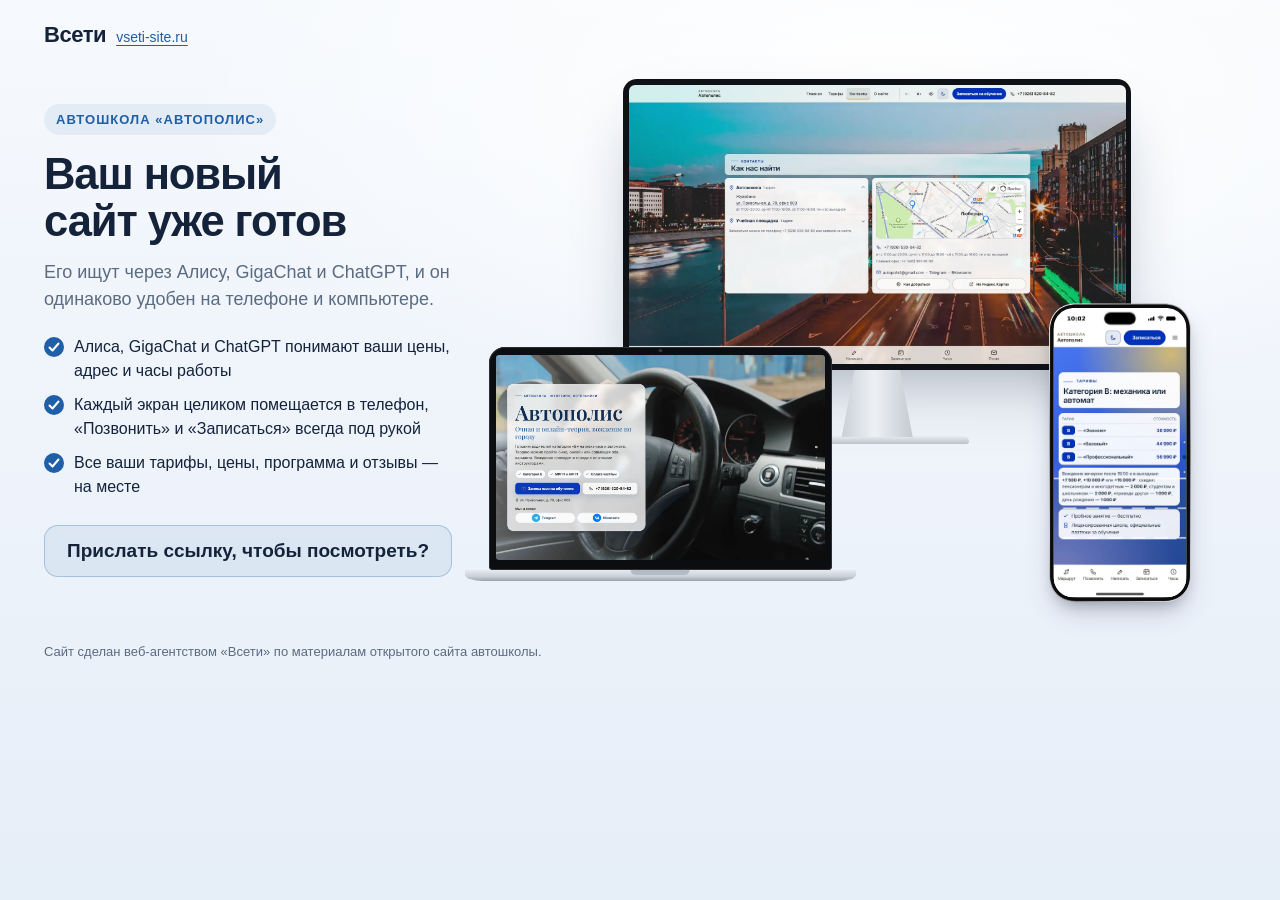
<file: vitrina/index.html>
<!doctype html>
<html lang="ru">
<head>
<meta charset="utf-8">
<meta name="viewport" content="width=device-width, initial-scale=1">
<meta name="robots" content="noindex, nofollow">
<title>Новый сайт автошколы «Автополис» — веб-агентство «Всети»</title>
<style>
@layer stageshow{:where(.ss-phone){position:relative}.ss-phone{flex-shrink:0;box-shadow:0 calc(var(--ps) * 40) calc(var(--ps) * 80) calc(var(--ps) * -16) #32325d40,0 calc(var(--ps) * 24) calc(var(--ps) * 48) calc(var(--ps) * -24) #0000004d}.ss-phone__glass{height:100%}.ss-phone__window{position:relative;overflow:hidden;isolation:isolate}.ss-phone:is([data-frame=pro],[data-frame=silver],[data-frame=bezel],[data-frame=clay],[data-frame=outline],[data-frame=bare]){--ss-phone-glass: #0b0b0c;--ss-phone-rim: #2c2c2d;--ss-phone-seam: #e0dfdc;--ss-phone-line: var(--ss-text-faint, #9a9a9d);background:none}.ss-phone__bands{position:absolute;inset:0;overflow:visible;pointer-events:none}.ss-phone:is([data-frame=pro],[data-frame=silver],[data-frame=bezel],[data-frame=clay],[data-frame=outline]) .ss-phone__glass{position:relative}.ss-phone[data-frame=pro]{--ss-phone-band-1: #e3e3e6;--ss-phone-band-2: #9a9ba0;--ss-phone-band-3: #cfd0d4;--ss-phone-band-4: #85868b;--ss-phone-band-5: #c9cacd}.ss-stage[data-theme=dark] .ss-phone[data-frame=pro],.ss-stage[data-theme=glass] .ss-phone[data-frame=pro][data-dark]{--ss-phone-band-1: #5b5c61;--ss-phone-band-2: #2b2c2f;--ss-phone-band-3: #48494d;--ss-phone-band-4: #232427;--ss-phone-band-5: #404145}.ss-phone[data-frame=silver]{--ss-phone-band-1: #f4f4f6;--ss-phone-band-2: #c9cacf;--ss-phone-band-3: #eeeef1;--ss-phone-band-4: #b9babf;--ss-phone-band-5: #e6e6ea}.ss-phone[data-frame=bezel]{--ss-phone-glass: #111113}.ss-phone[data-frame=clay]{--ss-phone-clay-top: color-mix(in srgb, var(--ss-phone-clay, #ecebe8), #fff 45%);--ss-phone-clay-bottom: color-mix(in srgb, var(--ss-phone-clay, #ecebe8), #000 6%);box-shadow:0 calc(var(--ps) * 30) calc(var(--ps) * 60) calc(var(--ps) * -12) #32325d33,0 calc(var(--ps) * 16) calc(var(--ps) * 32) calc(var(--ps) * -16) #00000029}.ss-stage[data-theme=dark] .ss-phone[data-frame=clay]{--ss-phone-clay-top: color-mix(in srgb, var(--ss-phone-clay, #2a2a2e), #fff 6%);--ss-phone-clay-bottom: var(--ss-phone-clay, #2a2a2e);--ss-phone-seam: #333338}.ss-phone[data-frame=outline]{box-shadow:none}.ss-stage[data-theme=blueprint] .ss-phone[data-frame=outline]{--ss-phone-line: var(--ss-line)}.ss-phone:not([data-frame=android],[data-frame=soft]) .ss-phone__status{height:62px;padding:0}.ss-phone:not([data-frame=android],[data-frame=soft]) .ss-phone__time{position:absolute;top:21.5px;left:0;width:138.5px;line-height:22px;text-align:center}.ss-phone:not([data-frame=android],[data-frame=soft]) .ss-phone__glyphs{position:absolute;top:25.33px;left:285.25px;align-items:flex-start;gap:8px}.ss-phone:not([data-frame=android],[data-frame=soft]) .ss-phone__signal{margin-top:1px}.ss-phone:not([data-frame=android],[data-frame=soft]) .ss-phone__battery{margin-top:.33px}.ss-phone[data-frame=photo]{position:relative;background:none}.ss-phone__photo{position:absolute;z-index:4;background:var(--ss-phone-photo-light, none) center / 100% 100% no-repeat;pointer-events:none}.ss-stage[data-theme=dark] .ss-phone__photo,.ss-phone[data-dark] .ss-phone__photo{background-image:var(--ss-phone-photo-dark, var(--ss-phone-photo-light, none))}.ss-phone[data-frame=android]{background:linear-gradient(150deg,#3a3b3f,#1d1e21 40%,#2f3034 70%,#1a1b1e)}.ss-phone[data-frame=android] .ss-phone__glass{background:#050505}.ss-phone[data-frame=android] .ss-phone__island{top:14px;width:24px;height:24px;border-radius:50%}.ss-phone[data-frame=android] .ss-phone__status{height:48px;padding:0 26px}.ss-phone[data-frame=android] .ss-phone__time{font-family:system-ui,sans-serif;font-size:15px;font-weight:500}.ss-phone[data-frame=android] .ss-phone__content[data-status]{padding-top:48px}.ss-phone[data-frame=android] .ss-phone__home{width:108px;height:4px}.ss-phone[data-frame=soft]{box-shadow:0 0 0 calc(var(--ps) * 1.5) #0a25400d,0 calc(var(--ps) * 30) calc(var(--ps) * 60) calc(var(--ps) * -12) #32325d2e,0 calc(var(--ps) * 18) calc(var(--ps) * 36) calc(var(--ps) * -18) #0000001f}.ss-phone[data-frame=soft] .ss-phone__glass{background:#f6f9fc;box-shadow:inset 0 calc(var(--ps) * -2.9) calc(var(--ps) * 7.2) #0a254038}.ss-stage[data-theme=dark] .ss-phone[data-frame=soft] .ss-phone__glass{background:#1c2433;box-shadow:inset 0 calc(var(--ps) * -2.9) calc(var(--ps) * 7.2) #00000073}.ss-phone__screen{--pt: 1px;position:absolute;top:0;left:0;display:flex;flex-direction:column;overflow:hidden;background:#fff;color:#000;font-family:-apple-system,system-ui,sans-serif;font-size:15px;letter-spacing:-.015em;transform-origin:0 0;-webkit-font-smoothing:antialiased}.ss-phone[data-dark] .ss-phone__screen{background:#000;color:#fff}.ss-phone__status{position:absolute;top:0;right:0;left:0;z-index:2;display:flex;align-items:center;justify-content:space-between;height:54px;padding:0 34px 0 52px;transition:color .3s ease;will-change:transform}.ss-phone__time{font-family:SF Pro Text,-apple-system,system-ui,sans-serif;font-variation-settings:"opsz" 17;font-size:17.67px;font-weight:590;letter-spacing:0}.ss-phone__island{position:absolute;top:var(--ss-island-top, 14px);left:50%;z-index:3;width:var(--ss-island-w, 95px);height:37px;border-radius:18.5px;background:#000;transform:translate(-50%)}.ss-phone__glyphs{display:flex;align-items:center;gap:8px}.ss-phone__glyph{display:block}.ss-phone__content{position:relative;flex:1;min-height:0}.ss-phone__content[data-status]{padding-top:62px}.ss-phone__content:not([data-status]){padding-top:44px}.ss-phone[data-frame=bare] .ss-phone__content{padding-right:8px;padding-left:8px}.ss-phone__home{position:absolute;bottom:8px;left:50%;z-index:2;width:144px;height:5px;border-radius:2.5px;background:currentColor;transform:translate(-50%);transition:color .3s ease;will-change:transform}.ss-lock{position:absolute;inset:0;color:#fff;text-align:center}.ss-lock__date{margin-top:66px;font-size:22px;font-weight:600;letter-spacing:-.01em;opacity:.85}.ss-lock__clock{margin-top:-4px;font-size:112px;font-weight:700;line-height:1;letter-spacing:-.035em;font-variant-numeric:tabular-nums;opacity:.92}.ss-lock__stack{position:absolute;right:0;bottom:118px;left:0;display:flex;flex-direction:column;gap:8px;text-align:left}.ss-lock__stack[data-at=top]{top:290px;bottom:auto}.ss-lock__controls{position:absolute;right:46px;bottom:48px;left:46px;display:flex;justify-content:space-between}.ss-lock__control{display:grid;place-items:center;width:50px;height:50px;border-radius:50%;background:#0a0c1842;backdrop-filter:blur(24px) saturate(1.3);color:#fff}.ss-notification{display:flex;align-items:center;gap:13px;margin:0 18px;padding:14px 17px 14px 14px;border-radius:23px;background:#fcfcfdc2;backdrop-filter:blur(30px) saturate(1.25);box-shadow:0 4px 24px #0000000f;color:#000;text-align:left}.ss-notification[data-banner]{position:absolute;top:56px;right:0;left:0;z-index:2;animation:ss-banner-in .52s cubic-bezier(.2,.9,.25,1) both}@keyframes ss-banner-in{0%{transform:translateY(-110px)}}.ss-notification__icon{display:grid;flex-shrink:0;place-items:center;width:38px;height:38px;overflow:hidden;border-radius:9px;background:var(--ss-accent);color:#fff}.ss-notification__icon:has(>img){background:none}.ss-notification__icon>img{display:block;width:100%;height:100%}.ss-notification__text{display:flex;flex:1;flex-direction:column;min-width:0;font-size:15px;line-height:18px;letter-spacing:-.016em}.ss-notification__head{display:flex;align-items:baseline;gap:8px}.ss-notification__title{flex:1;min-width:0;overflow:hidden;font-weight:600;white-space:nowrap;text-overflow:ellipsis}.ss-notification__time{flex-shrink:0;font-size:12px;letter-spacing:-.005em;color:#3c3c4399}.ss-notification__body{display:-webkit-box;overflow:hidden;-webkit-line-clamp:3;-webkit-box-orient:vertical}.ss-lock[data-size=satellite] .ss-lock__stack{top:232px;bottom:auto}.ss-lock[data-size=satellite][data-clock=off] .ss-lock__stack{top:74px}.ss-notification{will-change:transform}.ss-phone:not([data-dark]) .ss-notification{background:#ffffffeb;box-shadow:0 0 0 .5px #00000014,0 8px 24px #0000001f}.ss-phone__time-bar{display:inline-block;width:30px;height:7px;border-radius:4px;background:currentColor;opacity:.5}}
:root{--ink:#14233a;--muted:#5b6b80;--accent:#1f5fa8;--sand:#ffc94d;--bg1:#f6f9fd;--bg2:#e6eef8}
*{box-sizing:border-box}
html,body{margin:0}
body{font:16px/1.5 -apple-system,"Segoe UI",Roboto,Arial,sans-serif;color:var(--ink);background:radial-gradient(1200px 600px at 70% 10%,#ffffff 0,rgba(255,255,255,0) 60%),linear-gradient(180deg,var(--bg1),var(--bg2));min-height:100vh}
a{color:inherit}
.top{display:flex;align-items:center;justify-content:space-between;max-width:1240px;margin:0 auto;padding:18px 24px}
.brand{display:flex;align-items:baseline;gap:10px;text-decoration:none}
.brand b{font-size:22px;letter-spacing:-.02em}
.brand span{font-size:14px;color:var(--accent);text-decoration:underline;text-underline-offset:3px}
.hero{max-width:1240px;margin:0 auto;padding:10px 24px 40px;display:grid;grid-template-columns:minmax(0,.82fr) minmax(0,1.5fr);gap:36px;align-items:center}
.eyebrow{display:inline-block;font-size:13px;font-weight:600;letter-spacing:.08em;text-transform:uppercase;color:var(--accent);background:rgba(31,95,168,.08);padding:6px 12px;border-radius:999px}
h1{text-wrap:balance;font-size:clamp(30px,3.4vw,48px);line-height:1.08;letter-spacing:-.025em;margin:16px 0 14px}
.lead{font-size:18px;color:var(--muted);margin:0 0 22px;max-width:30em}
.pts{list-style:none;padding:0;margin:0 0 26px;display:grid;gap:10px}
.pts li{display:flex;gap:10px;align-items:flex-start}
.pts li::before{content:"";flex:none;width:20px;height:20px;margin-top:2px;border-radius:50%;background:var(--accent) url("data:image/svg+xml,%3Csvg xmlns='http://www.w3.org/2000/svg' viewBox='0 0 20 20'%3E%3Cpath d='M5.5 10.5l3 3 6-7' fill='none' stroke='%23fff' stroke-width='2' stroke-linecap='round' stroke-linejoin='round'/%3E%3C/svg%3E") center/100% no-repeat}
.cta{display:flex;flex-wrap:wrap;gap:14px;align-items:center}
.btn{display:inline-flex;align-items:center;gap:8px;min-height:52px;padding:0 26px;border-radius:14px;background:var(--accent);color:#fff;font-weight:600;text-decoration:none;box-shadow:0 10px 24px rgba(31,95,168,.28)}
.btn:hover{background:#174a86}
.ask{margin:0;display:inline-flex;align-items:center;min-height:52px;padding:12px 22px;line-height:1.3;border-radius:14px;background:rgba(31,95,168,.08);border:1.5px solid rgba(31,95,168,.28);color:var(--ink);font-size:19px;font-weight:600}
/* сцена с устройствами */
.stage{position:relative;width:100%;aspect-ratio:16/11.2}
.dv{position:absolute}
.dv img{display:block;width:100%;height:100%;object-fit:cover;object-position:center top}
.mon .scr img,.lap .scr img{height:auto}
.mon{left:18%;top:0;width:68%}
.mon .scr{padding:1.1%;background:#0e1116;border-radius:14px;box-shadow:0 30px 60px -20px rgba(20,35,58,.35)}
.mon .scr img{border-radius:6px}
.mon .neck{width:14%;aspect-ratio:1/.95;margin:0 auto;background:linear-gradient(90deg,#c9d0d8,#eef1f4 45%,#c3cad2);clip-path:polygon(18% 0,82% 0,100% 100%,0 100%)}
.mon .foot{width:36%;aspect-ratio:36/1.5;margin:-1px auto 0;border-radius:6px 6px 3px 3px;background:linear-gradient(180deg,#e9edf1,#b9c1ca);box-shadow:0 12px 20px -8px rgba(20,35,58,.4)}
.lap{left:0;bottom:4%;width:46%}
.lap .scr{padding:2.2% 2.2% 3%;background:#0b0d11;border-radius:16px 16px 4px 4px;position:relative;box-shadow:0 0 0 1px #2a2f37 inset}
.lap .scr::before{content:"";position:absolute;top:1%;left:50%;width:.9%;aspect-ratio:1;border-radius:50%;background:#2b3442;transform:translateX(-50%)}
.lap .scr img{border-radius:3px}
.lap .base{position:relative;height:0;padding-bottom:3.2%;margin:0 -7%;background:linear-gradient(180deg,#e7ebef 0,#c8cfd7 60%,#9aa3ad 100%);border-radius:0 0 18px 18px/0 0 60% 60%;box-shadow:0 22px 30px -14px rgba(20,35,58,.45)}
.lap .base::after{content:"";position:absolute;top:0;left:50%;width:15%;height:40%;transform:translateX(-50%);background:#b3bbc4;border-radius:0 0 8px 8px}
.tab{right:1.5%;bottom:3%;width:23%}
.tab .scr{aspect-ratio:820/1180;padding:4.5%;background:#121419;border-radius:22px;box-shadow:0 0 0 2px #c7ced6,0 28px 50px -18px rgba(20,35,58,.45)}
.tab .scr img{border-radius:10px}
.ph{right:6%;bottom:0;width:340px;transform-origin:100% 100%}
.ph-shot{display:block;width:100%;height:auto}
.note{max-width:1240px;margin:0 auto;padding:0 24px 34px;color:var(--muted);font-size:13px}
@media (max-width:600px){
  .stage{aspect-ratio:16/9.8}
  .mon{display:none}
  .lap{left:6%;width:64%;bottom:6%}
  .ph{right:5%}
}
@media (max-width:900px){
  .hero{grid-template-columns:1fr;gap:26px;padding-top:0}
  .stage{order:-1}
  .lead{font-size:16.5px}
}
</style>
</head>
<body>
<header class="top"><a class="brand" href="https://vseti-site.ru/" target="_blank" rel="noopener"><b>Всети</b><span>vseti-site.ru</span></a></header>
<main class="hero">
  <div class="txt">
    <span class="eyebrow">Автошкола «Автополис»</span>
    <h1>Ваш новый сайт уже готов</h1>
    <p class="lead">Его ищут через Алису, GigaChat и ChatGPT, и он одинаково удобен на телефоне и компьютере.</p>
    <ul class="pts">
      <li>Алиса, GigaChat и ChatGPT понимают ваши цены, адрес и часы работы</li>
      <li>Каждый экран целиком помещается в телефон, «Позвонить» и «Записаться» всегда под рукой</li>
      <li>Все ваши тарифы, цены, программа и отзывы — на месте</li>
    </ul>
    <div class="cta">
      <p class="ask">Прислать ссылку, чтобы посмотреть?</p>
    </div>
  </div>
  <div class="stage" id="stage" aria-label="Новый сайт на компьютере, ноутбуке и телефоне">
    <div class="dv mon"><div class="scr"><img src="img/monitor.webp?v=2" alt="" width="1600" height="900"></div><div class="neck"></div><div class="foot"></div></div>
    <div class="dv lap"><div class="scr"><img src="img/laptop.webp?v=2" alt="" width="1280" height="800"></div><div class="base"></div></div>
    <div class="dv ph" id="ph"><div class="ss-phone z-phone" data-frame="pro" style="width: 340px; height: 714.953px; padding: 2.38318px; border-radius: 61.1682px; --ps: 0.794392523364486px;"><svg class="ss-phone__bands" width="100%" height="100%" aria-hidden="true"><defs><linearGradient id="ph-band" x1="0.2" y1="0" x2="0.8" y2="1"><stop offset="0" style="stop-color: var(--ss-phone-band-1);"></stop><stop offset="0.22" style="stop-color: var(--ss-phone-band-2);"></stop><stop offset="0.48" style="stop-color: var(--ss-phone-band-3);"></stop><stop offset="0.74" style="stop-color: var(--ss-phone-band-4);"></stop><stop offset="1" style="stop-color: var(--ss-phone-band-5);"></stop></linearGradient><linearGradient id="ph-clay" x1="0" y1="0" x2="0" y2="1"><stop offset="0" style="stop-color: var(--ss-phone-clay-top);"></stop><stop offset="1" style="stop-color: var(--ss-phone-clay-bottom);"></stop></linearGradient></defs><g transform="translate(10.327102803738317 10.327102803738317)" stroke-linejoin="round"><path d="M262.94 0.00L267.09 0.06L270.49 0.24L273.65 0.53L276.65 0.94L279.51 1.47L282.27 2.11L284.93 2.87L287.50 3.74L289.97 4.72L292.36 5.81L294.65 7.02L296.85 8.33L298.96 9.75L300.98 11.27L302.90 12.90L304.72 14.62L306.45 16.45L308.08 18.37L309.60 20.38L311.02 22.49L312.33 24.70L313.53 26.99L314.63 29.37L315.61 31.85L316.48 34.41L317.24 37.07L317.88 39.83L318.41 42.70L318.82 45.69L319.11 48.85L319.29 52.25L319.35 56.40L319.35 637.90L319.29 642.04L319.11 645.45L318.82 648.60L318.41 651.60L317.88 654.47L317.24 657.23L316.48 659.89L315.61 662.45L314.63 664.92L313.53 667.31L312.33 669.60L311.02 671.80L309.60 673.91L308.08 675.93L306.45 677.85L304.72 679.68L302.90 681.40L300.98 683.03L298.96 684.55L296.85 685.97L294.65 687.28L292.36 688.49L289.97 689.58L287.50 690.56L284.93 691.43L282.27 692.19L279.51 692.83L276.65 693.36L273.65 693.77L270.49 694.06L267.09 694.24L262.94 694.30L56.40 694.30L52.25 694.24L48.85 694.06L45.69 693.77L42.70 693.36L39.83 692.83L37.07 692.19L34.41 691.43L31.85 690.56L29.37 689.58L26.99 688.49L24.70 687.28L22.49 685.97L20.38 684.55L18.37 683.03L16.45 681.40L14.62 679.68L12.90 677.85L11.27 675.93L9.75 673.91L8.33 671.80L7.02 669.60L5.81 667.31L4.72 664.92L3.74 662.45L2.87 659.89L2.11 657.23L1.47 654.47L0.94 651.60L0.53 648.60L0.24 645.45L0.06 642.04L0.00 637.90L0.00 56.40L0.06 52.25L0.24 48.85L0.53 45.69L0.94 42.70L1.47 39.83L2.11 37.07L2.87 34.41L3.74 31.85L4.72 29.37L5.81 26.99L7.02 24.70L8.33 22.49L9.75 20.38L11.27 18.37L12.90 16.45L14.62 14.62L16.45 12.90L18.37 11.27L20.38 9.75L22.49 8.33L24.70 7.02L26.99 5.81L29.37 4.72L31.85 3.74L34.41 2.87L37.07 2.11L39.83 1.47L42.70 0.94L45.69 0.53L48.85 0.24L52.25 0.06L56.40 0.00Z" fill="none" stroke-width="20.654205607476634" stroke="url(#ph-band)"></path><path d="M262.94 0.00L267.09 0.06L270.49 0.24L273.65 0.53L276.65 0.94L279.51 1.47L282.27 2.11L284.93 2.87L287.50 3.74L289.97 4.72L292.36 5.81L294.65 7.02L296.85 8.33L298.96 9.75L300.98 11.27L302.90 12.90L304.72 14.62L306.45 16.45L308.08 18.37L309.60 20.38L311.02 22.49L312.33 24.70L313.53 26.99L314.63 29.37L315.61 31.85L316.48 34.41L317.24 37.07L317.88 39.83L318.41 42.70L318.82 45.69L319.11 48.85L319.29 52.25L319.35 56.40L319.35 637.90L319.29 642.04L319.11 645.45L318.82 648.60L318.41 651.60L317.88 654.47L317.24 657.23L316.48 659.89L315.61 662.45L314.63 664.92L313.53 667.31L312.33 669.60L311.02 671.80L309.60 673.91L308.08 675.93L306.45 677.85L304.72 679.68L302.90 681.40L300.98 683.03L298.96 684.55L296.85 685.97L294.65 687.28L292.36 688.49L289.97 689.58L287.50 690.56L284.93 691.43L282.27 692.19L279.51 692.83L276.65 693.36L273.65 693.77L270.49 694.06L267.09 694.24L262.94 694.30L56.40 694.30L52.25 694.24L48.85 694.06L45.69 693.77L42.70 693.36L39.83 692.83L37.07 692.19L34.41 691.43L31.85 690.56L29.37 689.58L26.99 688.49L24.70 687.28L22.49 685.97L20.38 684.55L18.37 683.03L16.45 681.40L14.62 679.68L12.90 677.85L11.27 675.93L9.75 673.91L8.33 671.80L7.02 669.60L5.81 667.31L4.72 664.92L3.74 662.45L2.87 659.89L2.11 657.23L1.47 654.47L0.94 651.60L0.53 648.60L0.24 645.45L0.06 642.04L0.00 637.90L0.00 56.40L0.06 52.25L0.24 48.85L0.53 45.69L0.94 42.70L1.47 39.83L2.11 37.07L2.87 34.41L3.74 31.85L4.72 29.37L5.81 26.99L7.02 24.70L8.33 22.49L9.75 20.38L11.27 18.37L12.90 16.45L14.62 14.62L16.45 12.90L18.37 11.27L20.38 9.75L22.49 8.33L24.70 7.02L26.99 5.81L29.37 4.72L31.85 3.74L34.41 2.87L37.07 2.11L39.83 1.47L42.70 0.94L45.69 0.53L48.85 0.24L52.25 0.06L56.40 0.00Z" fill="none" stroke-width="15.88785046728972" style="stroke: var(--ss-phone-rim);"></path><path d="M262.94 0.00L267.09 0.06L270.49 0.24L273.65 0.53L276.65 0.94L279.51 1.47L282.27 2.11L284.93 2.87L287.50 3.74L289.97 4.72L292.36 5.81L294.65 7.02L296.85 8.33L298.96 9.75L300.98 11.27L302.90 12.90L304.72 14.62L306.45 16.45L308.08 18.37L309.60 20.38L311.02 22.49L312.33 24.70L313.53 26.99L314.63 29.37L315.61 31.85L316.48 34.41L317.24 37.07L317.88 39.83L318.41 42.70L318.82 45.69L319.11 48.85L319.29 52.25L319.35 56.40L319.35 637.90L319.29 642.04L319.11 645.45L318.82 648.60L318.41 651.60L317.88 654.47L317.24 657.23L316.48 659.89L315.61 662.45L314.63 664.92L313.53 667.31L312.33 669.60L311.02 671.80L309.60 673.91L308.08 675.93L306.45 677.85L304.72 679.68L302.90 681.40L300.98 683.03L298.96 684.55L296.85 685.97L294.65 687.28L292.36 688.49L289.97 689.58L287.50 690.56L284.93 691.43L282.27 692.19L279.51 692.83L276.65 693.36L273.65 693.77L270.49 694.06L267.09 694.24L262.94 694.30L56.40 694.30L52.25 694.24L48.85 694.06L45.69 693.77L42.70 693.36L39.83 692.83L37.07 692.19L34.41 691.43L31.85 690.56L29.37 689.58L26.99 688.49L24.70 687.28L22.49 685.97L20.38 684.55L18.37 683.03L16.45 681.40L14.62 679.68L12.90 677.85L11.27 675.93L9.75 673.91L8.33 671.80L7.02 669.60L5.81 667.31L4.72 664.92L3.74 662.45L2.87 659.89L2.11 657.23L1.47 654.47L0.94 651.60L0.53 648.60L0.24 645.45L0.06 642.04L0.00 637.90L0.00 56.40L0.06 52.25L0.24 48.85L0.53 45.69L0.94 42.70L1.47 39.83L2.11 37.07L2.87 34.41L3.74 31.85L4.72 29.37L5.81 26.99L7.02 24.70L8.33 22.49L9.75 20.38L11.27 18.37L12.90 16.45L14.62 14.62L16.45 12.90L18.37 11.27L20.38 9.75L22.49 8.33L24.70 7.02L26.99 5.81L29.37 4.72L31.85 3.74L34.41 2.87L37.07 2.11L39.83 1.47L42.70 0.94L45.69 0.53L48.85 0.24L52.25 0.06L56.40 0.00Z" fill="none" stroke-width="14.69626168224299" style="stroke: var(--ss-phone-glass);"></path></g></svg><div class="ss-phone__glass" style="padding: 7.94393px; border-radius: 58.785px;"><div class="ss-phone__window" style="width: 319.346px; height: 694.299px; clip-path: path(&quot;M 262.94 0 L 267.09 0.06 L 270.49 0.24 L 273.65 0.53 L 276.65 0.94 L 279.51 1.47 L 282.27 2.11 L 284.93 2.87 L 287.5 3.74 L 289.97 4.72 L 292.36 5.81 L 294.65 7.02 L 296.85 8.33 L 298.96 9.75 L 300.98 11.27 L 302.9 12.9 L 304.72 14.62 L 306.45 16.45 L 308.08 18.37 L 309.6 20.38 L 311.02 22.49 L 312.33 24.7 L 313.53 26.99 L 314.63 29.37 L 315.61 31.85 L 316.48 34.41 L 317.24 37.07 L 317.88 39.83 L 318.41 42.7 L 318.82 45.69 L 319.11 48.85 L 319.29 52.25 L 319.35 56.4 L 319.35 637.9 L 319.29 642.04 L 319.11 645.45 L 318.82 648.6 L 318.41 651.6 L 317.88 654.47 L 317.24 657.23 L 316.48 659.89 L 315.61 662.45 L 314.63 664.92 L 313.53 667.31 L 312.33 669.6 L 311.02 671.8 L 309.6 673.91 L 308.08 675.93 L 306.45 677.85 L 304.72 679.68 L 302.9 681.4 L 300.98 683.03 L 298.96 684.55 L 296.85 685.97 L 294.65 687.28 L 292.36 688.49 L 289.97 689.58 L 287.5 690.56 L 284.93 691.43 L 282.27 692.19 L 279.51 692.83 L 276.65 693.36 L 273.65 693.77 L 270.49 694.06 L 267.09 694.24 L 262.94 694.3 L 56.4 694.3 L 52.25 694.24 L 48.85 694.06 L 45.69 693.77 L 42.7 693.36 L 39.83 692.83 L 37.07 692.19 L 34.41 691.43 L 31.85 690.56 L 29.37 689.58 L 26.99 688.49 L 24.7 687.28 L 22.49 685.97 L 20.38 684.55 L 18.37 683.03 L 16.45 681.4 L 14.62 679.68 L 12.9 677.85 L 11.27 675.93 L 9.75 673.91 L 8.33 671.8 L 7.02 669.6 L 5.81 667.31 L 4.72 664.92 L 3.74 662.45 L 2.87 659.89 L 2.11 657.23 L 1.47 654.47 L 0.94 651.6 L 0.53 648.6 L 0.24 645.45 L 0.06 642.04 L 0 637.9 L 0 56.4 L 0.06 52.25 L 0.24 48.85 L 0.53 45.69 L 0.94 42.7 L 1.47 39.83 L 2.11 37.07 L 2.87 34.41 L 3.74 31.85 L 4.72 29.37 L 5.81 26.99 L 7.02 24.7 L 8.33 22.49 L 9.75 20.38 L 11.27 18.37 L 12.9 16.45 L 14.62 14.62 L 16.45 12.9 L 18.37 11.27 L 20.38 9.75 L 22.49 8.33 L 24.7 7.02 L 26.99 5.81 L 29.37 4.72 L 31.85 3.74 L 34.41 2.87 L 37.07 2.11 L 39.83 1.47 L 42.7 0.94 L 45.69 0.53 L 48.85 0.24 L 52.25 0.06 L 56.4 0 Z&quot;);"><div class="ss-phone__screen" style="width: 402px; height: 874px; transform: scale(0.794393); --ss-screen-r: 64px;"><div class="ss-phone__status"><span class="ss-phone__time">10:02</span><span class="ss-phone__glyphs"><svg viewBox="0 0 20.33 13.67" width="20.33" height="13.67" class="ss-phone__glyph ss-phone__signal"><rect x="0" y="7.34" width="3.333" height="6.33" rx="1.667" fill="currentColor"></rect><rect x="5.667" y="5" width="3.333" height="8.67" rx="1.667" fill="currentColor"></rect><rect x="11.334" y="2.67" width="3.333" height="11" rx="1.667" fill="currentColor"></rect><rect x="17.000999999999998" y="0" width="3.333" height="13.67" rx="1.667" fill="currentColor"></rect></svg><svg viewBox="0 0 19.33 14.33" width="19.33" height="14.33" class="ss-phone__glyph ss-phone__wifi"><path fill-rule="evenodd" fill="currentColor" d="M0.415933 5.54283C0.902185 6.04412 1.66017 5.95818 2.27513 5.41393C4.30595 3.58064 6.83731 2.63535 9.66901 2.63535C12.5007 2.63535 15.0464 3.60928 17.0629 5.41393C17.6636 5.97251 18.4215 6.0298 18.9221 5.54283C19.4226 5.02722 19.4942 4.2538 18.9793 3.70954C16.8341 1.51819 13.3302 0 9.66901 0C6.00783 0 2.48965 1.53251 0.358727 3.72387C-0.156127 4.2538 -0.0989213 5.02722 0.415933 5.55715L0.415933 5.54283ZM3.94841 9.13779C4.50617 9.68205 5.22124 9.62476 5.85051 9.10915C6.88022 8.29276 8.25316 7.73418 9.66901 7.7485C11.0706 7.7485 12.4435 8.29276 13.4875 9.12347C14.1168 9.63908 14.8605 9.66773 15.4039 9.12347C15.9331 8.57921 16.0189 7.7485 15.4611 7.23289C14.0739 5.98683 11.9859 5.11315 9.68332 5.11315C7.38077 5.11315 5.27845 5.98683 3.9055 7.23289C3.41925 7.69121 3.31914 8.47896 3.96271 9.13779L3.94841 9.13779ZM8.72511 13.8929C9.34008 14.4801 9.98365 14.4801 10.5986 13.8929L11.757 12.7757C12.372 12.1742 12.5007 11.4151 11.7999 10.8995C11.2136 10.4841 10.4699 10.212 9.66901 10.212C8.86813 10.212 8.11015 10.4841 7.53809 10.9138C6.83731 11.4151 6.98033 12.1885 7.59529 12.7757L8.73942 13.8929L8.72511 13.8929Z"></path></svg><svg viewBox="0 0 29.33 13.67" width="29.33" height="13.67" class="ss-phone__glyph ss-phone__battery"><path fill="currentColor" d="M0 6.4C0 4.15979 0 3.03969 0.435974 2.18404C0.819467 1.43139 1.43139 0.819467 2.18404 0.435974C3.03969 0 4.15979 0 6.4 0L19.933 0C22.1732 0 23.2933 0 24.149 0.435974C24.9016 0.819467 25.5135 1.43139 25.897 2.18404C26.333 3.03969 26.333 4.15979 26.333 6.4L26.333 7.26666C26.333 9.50687 26.333 10.627 25.897 11.4826C25.5135 12.2353 24.9016 12.8472 24.149 13.2307C23.2933 13.6667 22.1732 13.6667 19.933 13.6667L6.4 13.6667C4.15979 13.6667 3.03969 13.6667 2.18404 13.2307C1.43139 12.8472 0.819467 12.2353 0.435974 11.4826C0 10.627 0 9.50687 0 7.26666L0 6.4Z"></path><path fill-rule="evenodd" fill="currentColor" transform="translate(27.33 4.33)" d="M0 0L0 5C0.601505 4.8625 2 3.75 2 2.5C2 1.25 0.601505 0.1375 0 0Z"></path></svg></span></div><span class="ss-phone__island"></span><div class="ss-phone__content" data-status="true"><img class="ph-shot" src="img/phone.webp?v=2" alt="Новый сайт автошколы «Автополис» на телефоне" width="393" height="794"></div><span class="ss-phone__home"></span></div></div></div></div></div>
  </div>
</main>
<p class="note">Сайт сделан веб-агентством «Всети» по материалам открытого сайта автошколы.</p>
<script>
(function(){var st=document.getElementById('stage'),ph=document.getElementById('ph');
function fit(){var k=st.clientWidth*(innerWidth<=600?0.27:0.19)/340;ph.style.transform='scale('+k+')';}
fit();addEventListener('resize',fit);})();
</script>
</body>
</html>
</file>
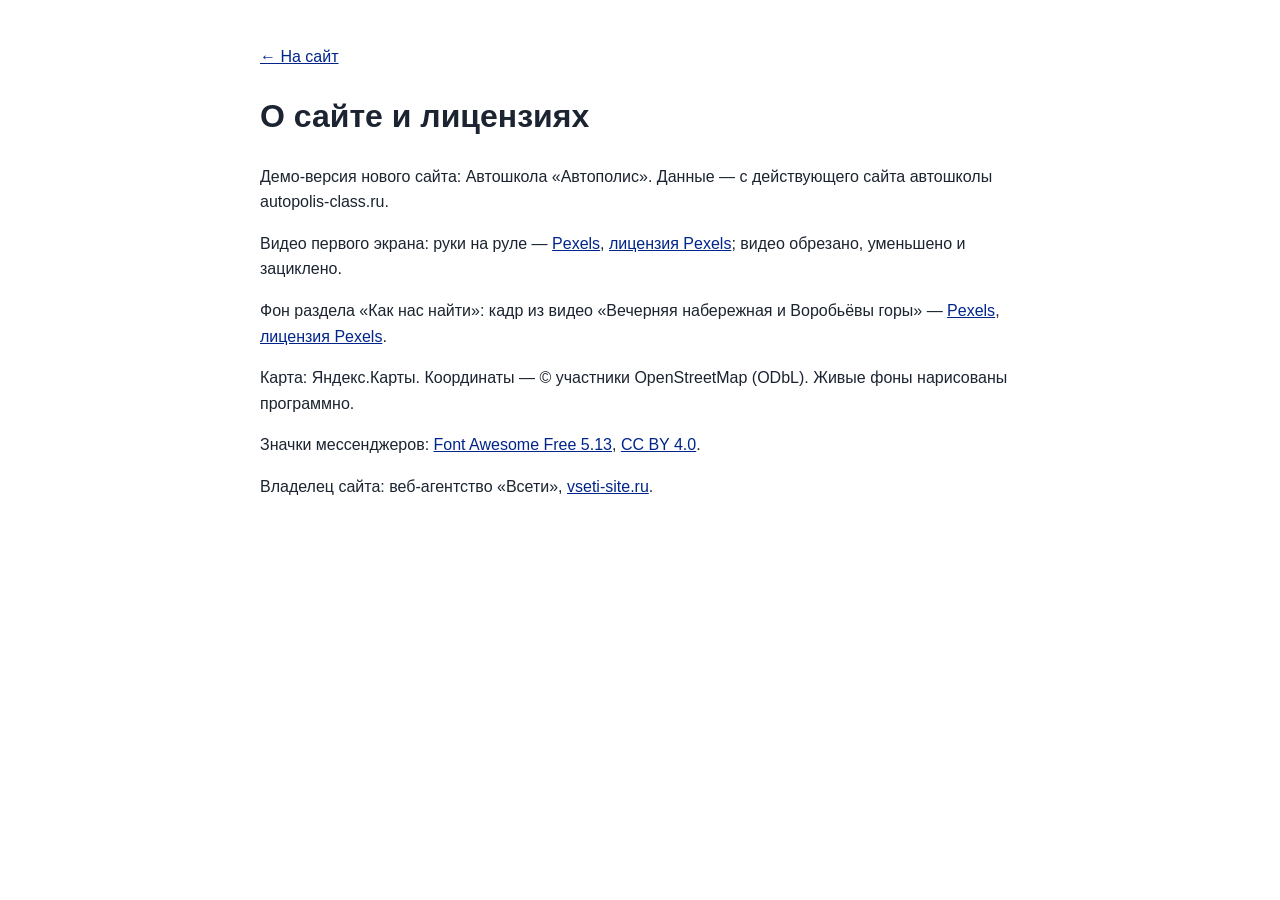
<file: credits.html>
<!doctype html><html lang="ru"><head><meta charset="utf-8"><meta name="viewport" content="width=device-width,initial-scale=1"><meta name="robots" content="noindex"><title>О сайте — Автошкола «Автополис»</title>
<style>body{font:16px/1.6 Inter,Arial,sans-serif;max-width:760px;margin:0 auto;padding:28px 18px;color:#1b2430}a{color:#00258a}</style></head><body>
<p><a href="./">← На сайт</a></p><h1>О сайте и лицензиях</h1>
<p>Демо-версия нового сайта: Автошкола «Автополис». Данные — с действующего сайта автошколы autopolis-class.ru.</p>
<p>Видео первого экрана: руки на руле — <a href="https://www.pexels.com/video/5951267/" target="_blank" rel="noopener">Pexels</a>, <a href="https://www.pexels.com/license/" target="_blank" rel="noopener">лицензия Pexels</a>; видео обрезано, уменьшено и зациклено.</p>
<p>Фон раздела «Как нас найти»: кадр из видео «Вечерняя набережная и Воробьёвы горы» — <a href="https://www.pexels.com/video/5077580/" target="_blank" rel="noopener">Pexels</a>, <a href="https://www.pexels.com/license/" target="_blank" rel="noopener">лицензия Pexels</a>.</p>
<p>Карта: Яндекс.Карты. Координаты — © участники OpenStreetMap (ODbL). Живые фоны нарисованы программно.</p>
<p>Значки мессенджеров: <a href="https://fontawesome.com" target="_blank" rel="noopener">Font Awesome Free 5.13</a>, <a href="https://creativecommons.org/licenses/by/4.0/" target="_blank" rel="noopener">CC BY 4.0</a>.</p>
<p>Владелец сайта: веб-агентство «Всети», <a href="https://vseti-site.ru" target="_blank" rel="noopener">vseti-site.ru</a>.</p>
</body></html>
</file>
<file: css/etalon.css>
/* ==========================================================================
   Эталон нотариуса. Общий слой поверх встроенных стилей index.html:
   видео-первый экран, «жидкое стекло», интерьеры на фоне экранов,
   шапка и нижняя панель со второго экрана, карточки Spotlight Card.
   ========================================================================== */

/* плавное проявление подсветки рамки (Chrome/Safari/Firefox новых версий) */
@property --hl{syntax:'<number>';inherits:true;initial-value:0}

:root{
  --glass:rgba(0,0,0,.4);
  --glass-blur:4px;
  --spot:255,196,108;          /* тёплый янтарь под интерьеры */
  --spring:cubic-bezier(.2,.9,.3,1.35);
}

/* ---------- светлый текст на тёмном стекле для всего, что лежит на фото ---------- */
.sec:not(.sec-hero),.hdr,.bar,.mmenu{
  --card:rgba(0,0,0,.4); --card-rgb:0,0,0;
  --text:#fff; --muted:rgba(255,255,255,.84);
  --line:rgba(255,255,255,.3); --line2:rgba(255,255,255,.2);
  --accent:#ecd9ac; --accent-d:#f6e9c8; --accent-l:#d3bc8a; --accent-soft:rgba(255,255,255,.13);
  --bg:rgba(0,0,0,.3); --bg2:transparent; --bg3:rgba(255,255,255,.13);
  --on-accent:#1d170b;
  --shadow:0 1px 12px rgba(0,0,0,.35); --shadow-lg:0 18px 50px rgba(0,0,0,.5);
  --ok:#8fe3a8; --bad:#ff9f96;
  color:#fff;
}
.sec:not(.sec-hero){background:#2b2319}
.sec:not(.sec-hero) .sec-scroll{
  position:relative;z-index:1;
  padding-top:calc(var(--hdr-h) / var(--zc,1) + 12px);padding-bottom:calc(var(--bar-h) + 12px);
  text-shadow:0 1px 2px rgba(0,0,0,.45)
}
.sec:not(.sec-hero) :is(input,select,textarea,button.btn,.btn){text-shadow:none}

/* ---------- фон экранов: интерьеры, затемнение ровно 50% ---------- */
.sec-bg{position:absolute;inset:0;z-index:0;overflow:hidden;pointer-events:none;background:#2b2319}
.sec-bg picture{display:block;width:100%;height:100%}
.sec-bg img{display:block;width:100%;height:100%;object-fit:cover;opacity:0;transition:opacity .9s ease}
.sec-bg img.ld,html:not(.js) .sec-bg img{opacity:1}
.sec-bg::after{content:"";position:absolute;inset:0;background:rgba(0,0,0,.5)}

/* ==========================================================================
   Жидкое стекло
   ========================================================================== */
.glass,
.sec:not(.sec-hero) :is(.sec-head,.svc,.step,.rev,.rsum,.cred,.cbox,.fq,.about-txt,.tf-card,.quote,.ilink,.chips li,.foot,.rate-chip){
  position:relative;isolation:isolate;
  background:var(--glass);
  -webkit-backdrop-filter:blur(var(--glass-blur));backdrop-filter:blur(var(--glass-blur));
  border:0;border-radius:var(--radius);
  box-shadow:0 8px 30px rgba(0,0,0,.14);
}
/* тонкая светлая рамка-градиент; рядом с курсором рамка разгорается (--hl, --x, --y) */
.glass::after,
.sec:not(.sec-hero) :is(.sec-head,.svc,.step,.rev,.rsum,.cred,.cbox,.fq,.about-txt,.tf-card,.quote,.ilink,.chips li,.foot,.rate-chip)::after{
  content:"";position:absolute;inset:0;border-radius:inherit;padding:1.4px;pointer-events:none;z-index:2;
  background:
    radial-gradient(230px circle at var(--x,50%) var(--y,50%),rgba(255,226,160,calc(var(--hl,0)*1)),rgba(var(--spot),calc(var(--hl,0)*.65)) 38%,transparent 72%),
    linear-gradient(160deg,rgba(255,255,255,.58) 0%,rgba(255,255,255,.16) 22%,rgba(255,255,255,0) 44%,rgba(255,255,255,0) 60%,rgba(255,255,255,.16) 82%,rgba(255,255,255,.5) 100%);
  -webkit-mask:linear-gradient(#000 0 0) content-box,linear-gradient(#000 0 0);
  -webkit-mask-composite:xor;mask-composite:exclude;
}
.sec:not(.sec-hero) .sec-head{display:block;width:fit-content;max-width:100%;border-radius:18px;padding:14px 22px 16px;margin-bottom:16px}
.sec:not(.sec-hero) .sec-head .h2{margin-top:8px}
.sec:not(.sec-hero) .sec-head .lead{margin-top:8px}
.sec:not(.sec-hero) .sec-head .demo-note{background:rgba(255,255,255,.1);border-left-color:var(--accent)}

/* ==========================================================================
   Spotlight Card: пятно света под курсором внутри карточки (::before),
   подсветка рамки рядом с курсором (::after выше), «прыжок» scale + тень.
   Позицию --x/--y ставит один общий обработчик pointermove (js/etalon.js).
   ========================================================================== */
.glow{position:relative;isolation:isolate;--hov:1.035}
.glow::before{
  content:"";position:absolute;inset:0;border-radius:inherit;pointer-events:none;z-index:-1;
  background:
    radial-gradient(340px circle at var(--x,50%) var(--y,50%),rgba(var(--spot),.5),rgba(var(--spot),.2) 38%,transparent 72%);
  opacity:0;transition:opacity .35s ease;
}
.glow.lit{--hl:1}
.glow.lit::before{opacity:1}
.glow{transition:scale .38s var(--spring),box-shadow .32s ease,--hl .3s ease}
.glow.rv{transition:opacity .7s ease var(--rvd),translate .7s ease var(--rvd),scale .38s var(--spring),box-shadow .32s ease,--hl .3s ease}
@media (hover:hover) and (pointer:fine){
  .glow:hover{scale:var(--hov);z-index:6;box-shadow:0 24px 54px rgba(0,0,0,.5),0 0 34px rgba(var(--spot),.2)}
}
/* ---------- «Контакты» («Как нас найти»): плашки при наведении и касании загораются жёлтым — яркая рамка и мягкое
   свечение вокруг; размер не меняется (никаких увеличений и сдвигов раскладки), видно в обеих темах ---------- */
:root{--gy-ring:255,208,80;--gy-glow:255,200,64}
html[data-theme="light"]{--gy-ring:232,154,0;--gy-glow:255,186,30}
#contacts .glow{--gy:0 0 0 2.5px rgba(var(--gy-ring),.98),0 0 22px 4px rgba(var(--gy-glow),.66),0 0 58px 14px rgba(var(--gy-glow),.32),0 8px 30px rgba(0,0,0,.14);
  --gy0:0 0 0 0 rgba(var(--gy-ring),0),0 0 0 0 rgba(var(--gy-glow),0),0 0 0 0 rgba(var(--gy-glow),0),0 8px 30px rgba(0,0,0,.14)}
@media (hover:hover) and (pointer:fine){
  #contacts .glow:hover{scale:1;box-shadow:var(--gy)}
  /* заголовок с рейтингом: когда курсор на значке рейтинга, светится только значок */
  #contacts .sec-head:has(.rate-chip:hover):hover{box-shadow:var(--gy0)}
}
#contacts .glow.tap{animation:cGlowTap 1.4s ease-out,glowHl .62s ease-out}
@keyframes cGlowTap{0%{box-shadow:var(--gy0)}14%,62%{box-shadow:var(--gy)}100%{box-shadow:var(--gy0)}}
html[data-hc="1"] #contacts .glow:hover{outline:3px solid #ffd400;outline-offset:2px}
/* крупные плашки берут нижнюю границу 1,03: 3,5 % от 600 px — это уже 20 px */
.hero-plq,.about-txt,.tf-card,.sec-head,.cbox{--hov:1.03}

/* касание на телефоне: вспышка пятна в точке касания и подпрыгивание */
.glow.tap{animation:glowTap .62s var(--spring),glowHl .62s ease-out}
.glow.tap::before{animation:spotFlash .62s ease-out}
@keyframes glowTap{0%{scale:1}38%{scale:var(--tap,1.045)}100%{scale:1}}
@keyframes glowHl{0%{--hl:0}22%{--hl:1}100%{--hl:0}}
@keyframes spotFlash{0%{opacity:0}18%{opacity:1}100%{opacity:0}}

/* ---------- появление блоков при входе на экран ---------- */
.rv{--rvd:calc(var(--i,0) * 90ms);opacity:0;transform:none;translate:0 18px;
  transition:opacity .7s ease var(--rvd),translate .7s ease var(--rvd)}
.sec.active .rv{opacity:1;transform:none;translate:0 0}
/* первый экран: блоки стартуют сами (экран активен с загрузки), по очереди после слова */
.sec-hero .rv{--rvd:calc(var(--hero-d,1.8s) + var(--i,0) * 140ms);opacity:1;translate:0 0}
.sec-hero .kicker.rv{--rvd:.45s}
/* анимация заголовка стартует — скрипт ставит .go, и остальные блоки выходят следом за словом */
.sec-hero.go .rv{animation:heroIn .9s cubic-bezier(.2,.7,.2,1) var(--rvd) both}
html.js .sec-hero:not(.go) .rv{opacity:0;translate:0 18px;animation:heroSafe .01s linear 5s forwards}
@keyframes heroIn{from{opacity:0;translate:0 18px}to{opacity:1;translate:0 0}}
@keyframes heroSafe{to{opacity:1;translate:0 0}}

/* ==========================================================================
   Первый экран
   ========================================================================== */
.sec-hero{background:#8fb1d4;color:#fff;
  /* А−/А+ первый экран не трогают: страница в zoom, экран — встречный zoom (как шапка), поэтому он на любой ступени
     выглядит ровно как при 100 %. Единицы vw/vh и высота экрана считаются от окна без поправки. */
  zoom:calc(1 / var(--zc,1)); --vwu:1vw; --vhu:1vh;
  /* высота — та же видимая, что у остальных экранов (скрипт кладёт её в --vhr); 100vh во встроенном браузере Telegram на Android
     считается при спрятанной верхней панели и выше видимой части — первый экран выходил выше, и все следующие съезжали вниз */
  --vh:var(--vhr, calc(100 * var(--vhu)))}
.hero-bg{position:absolute;inset:0;overflow:hidden;background:#9db9d6 url(../img/hero-poster.jpg) 54% 50%/cover no-repeat}
.hero-video{position:absolute;inset:0;width:100%;height:100%;object-fit:cover;object-position:54% 50%;background:transparent}
.hero-clouds{
  position:absolute;left:0;top:0;width:100%;height:58%;pointer-events:none;opacity:0;transition:opacity 2.4s ease;
  -webkit-mask-image:linear-gradient(180deg,#000 0%,#000 36%,rgba(0,0,0,.55) 66%,transparent 100%);
          mask-image:linear-gradient(180deg,#000 0%,#000 36%,rgba(0,0,0,.55) 66%,transparent 100%)
}
.hero-clouds.on{opacity:1}
/* угасание к низу рисует сам шейдер (js/clouds.js): маска на canvas — лишний проход на каждый кадр */
.hero-clouds.baked{-webkit-mask-image:none;mask-image:none}
/* точки-переходы по краю не растут с А+: иначе на ступенях 130–150 % они наезжают на плашки первого экрана и карточки */
.dots{zoom:calc(1 / var(--zc,1))}

.sec-hero .sec-scroll{position:relative;z-index:1;padding:26px clamp(20px,calc(3.4*var(--vwu,1vw)),64px);display:flex;flex-direction:column}
.sec-hero .wrap{max-width:none;margin:auto 0}
.hero-plq{
  --plq-w:clamp(500px,calc(38*var(--vwu,1vw)),660px);--plq-pad:clamp(24px,calc(2.4*var(--vwu,1vw)),36px);
  width:min(100%,var(--plq-w));padding:var(--plq-pad);border-radius:28px;
  color:#fff;text-shadow:0 1px 3px rgba(0,0,0,.5);
  animation:plqIn .9s ease both
}
@keyframes plqIn{from{opacity:0;translate:0 14px}to{opacity:1;translate:0 0}}
.hero-plq .kicker{color:#f6e6bd;font-size:12.5px;letter-spacing:.15em}
.hero-plq .kicker::before{background:#f6e6bd}
.hero-h1{margin:14px 0 0;font-weight:500}
.hw{
  display:inline-block;font-family:var(--serif);font-weight:500;line-height:1.06;letter-spacing:-.005em;color:#fff;
  font-size:calc((var(--plq-w) - 2 * var(--plq-pad)) / 4.9);
  text-shadow:0 2px 22px rgba(0,0,0,.35),0 1px 2px rgba(0,0,0,.4);white-space:nowrap
}
.hn{display:block;margin-top:6px;font-family:var(--serif);font-weight:500;font-size:clamp(20px,calc(1.9*var(--vwu,1vw)),28px);line-height:1.2;color:#f7ecd2}
.hero-lead{margin-top:16px;max-width:none;font-size:clamp(15px,calc(1.15*var(--vwu,1vw)),17px);line-height:1.5;color:rgba(255,255,255,.94)}
.hero-addr{margin-top:10px;font-size:14px}
.hero-addr .addr-link{color:#fff;border-bottom-color:rgba(255,255,255,.55)}
.hero-addr .addr-link:hover{color:#f6e6bd}
.hero-cta{display:flex;flex-wrap:wrap;gap:12px;margin-top:22px}
.btn-glass{
  min-height:52px;padding:0 26px;font-size:16px;color:#fff;border:0;background:var(--glass);
  -webkit-backdrop-filter:blur(var(--glass-blur));backdrop-filter:blur(var(--glass-blur));text-shadow:none
}
.btn-glass:hover{background:var(--glass);color:#fff}
.btn-glass.btn-book{background:rgba(var(--spot),.9);color:#2a1d07;font-weight:700;box-shadow:0 8px 26px rgba(var(--spot),.3)}
.btn-glass.btn-book:hover{background:rgba(var(--spot),.95);color:#2a1d07}
.btn-glass.btn-book::after{display:none}
.btn-glass.btn-book::before{background:radial-gradient(160px circle at var(--x,50%) var(--y,50%),rgba(255,255,255,.75),rgba(255,255,255,.25) 45%,transparent 75%)}
.btn-glass .ico{width:19px;height:19px}
.hero-plq .status{margin-top:16px;background:rgba(0,0,0,.28);border-color:rgba(255,255,255,.3);text-shadow:none}

/* ==========================================================================
   Шапка и нижняя панель: только со второго экрана
   ========================================================================== */
.hdr{
  background:var(--glass);-webkit-backdrop-filter:blur(8px);backdrop-filter:blur(8px);border-bottom:0;
  transition:transform .5s var(--ease),opacity .35s ease,visibility 0s linear 0s
}
.hdr::after{content:"";position:absolute;left:0;right:0;bottom:0;height:1px;background:linear-gradient(90deg,transparent,rgba(255,255,255,.45),transparent)}
body[data-sec="0"] .hdr{transform:translateY(-105%);opacity:0;visibility:hidden;pointer-events:none;transition:transform .45s var(--ease),opacity .3s ease,visibility 0s linear .45s}
.hdr-in{max-width:1440px;padding:0 28px;gap:18px}
.brand-s{color:rgba(255,255,255,.78)}
.brand-n{font-size:16px;font-weight:600;color:#fff;text-shadow:0 1px 3px rgba(0,0,0,.4)}
.nav{gap:2px}
.nav-a{color:#fff;opacity:.9;font-size:14.5px;padding:10px 12px;white-space:nowrap}
.brand{flex:none}
.nav-a:hover,.nav-a.cur,.nav > li.open > .nav-a{background:rgba(255,255,255,.14);opacity:1}
.nav-a.cur{box-shadow:inset 0 -2px 0 rgba(var(--spot),.95)}
.hdr-tools{margin-left:10px;gap:10px}
.hdr .tool{color:#fff;opacity:.9}
.hdr .tool:hover{background:rgba(255,255,255,.14);opacity:1}
.hdr .btn-primary{background:rgba(var(--spot),.95);border-color:transparent;color:#2a1d07;font-weight:700}
.hdr .btn-primary:hover{background:#ffd998;color:#2a1d07}
.hdr-tel{display:inline-flex;align-items:center;gap:8px;min-height:44px;padding:0 6px;font-weight:600;font-size:15px;white-space:nowrap;color:#fff;border-radius:10px}
.hdr-tel .ico{width:18px;height:18px}
.hdr-tel:hover{color:#ffe2a8}
.mega{background:rgba(24,19,12,.9);-webkit-backdrop-filter:blur(16px);backdrop-filter:blur(16px);border:1px solid rgba(255,255,255,.2)}
.mega-it:hover{background:rgba(255,255,255,.12)}
.lang-dd{background:rgba(24,19,12,.92);-webkit-backdrop-filter:blur(16px);backdrop-filter:blur(16px);border:1px solid rgba(255,255,255,.22);color:#fff}
.lang-dd a:hover,.lang-dd button:hover{background:rgba(255,255,255,.12)}
.lang-dd a.cur{color:#ffe2a8}
/* размер текста, контраст, тема: прямо на плашке, рядом с языком */
.hdr-a11y{display:flex;align-items:center;gap:2px;margin-left:2px;padding-left:8px;border-left:1px solid rgba(255,255,255,.28)}
.hdr-a11y .tool{width:44px;height:44px}
.hdr #hcBtn[aria-pressed="true"]{background:rgba(255,226,168,.2);color:#ffe2a8;opacity:1}
.hdr .tool:disabled{opacity:.35;cursor:default}
.hdr .tool:disabled:hover{background:none}
.mm-tools{display:none}

.bar{
  background:var(--glass);-webkit-backdrop-filter:blur(8px);backdrop-filter:blur(8px);border-top:0;box-shadow:none;
  transition:transform .5s var(--ease),opacity .35s ease,visibility 0s linear 0s
}
.bar::before{content:"";position:absolute;left:0;right:0;top:0;height:1px;background:linear-gradient(90deg,transparent,rgba(255,255,255,.45),transparent)}
body[data-sec="0"] .bar{transform:translateY(105%);opacity:0;visibility:hidden;pointer-events:none;transition:transform .45s var(--ease),opacity .3s ease,visibility 0s linear .45s}
.bi{color:#fff;opacity:.88}
.bi:hover{background:rgba(255,255,255,.14);opacity:1}
.bi.cur{color:#ffe2a8}

.dots button::after{background:#fff;opacity:.6;box-shadow:0 0 0 1px rgba(0,0,0,.35)}
.dots button.cur::after{background:rgb(var(--spot));opacity:1}

.mmenu{background:rgba(22,17,11,.93);-webkit-backdrop-filter:blur(14px);backdrop-filter:blur(14px);color:#fff;bottom:var(--bar-h)}
.mmenu .macc-list button:hover{background:rgba(255,255,255,.12)}
.mmenu .mmenu-foot .btn{justify-content:center;padding:0 22px;font-size:16px}
.mmenu .btn-primary{background:rgba(var(--spot),.95);border-color:transparent;color:#2a1d07;font-weight:700}
.mmenu .btn-ghost{border-color:rgba(255,255,255,.4);color:#fff}
.mm-set{margin-top:16px;display:grid;gap:10px}
.mm-row{display:flex;flex-wrap:wrap;gap:8px;align-items:center}
.mm-lbl{width:56px;font-size:13px;color:var(--muted);text-transform:uppercase;letter-spacing:.08em}
.mmenu .mm-row a,.mmenu .mm-row button{display:inline-flex;width:auto;min-width:44px;min-height:44px;padding:0 12px;justify-content:center;align-items:center;
  border:1px solid rgba(255,255,255,.28);border-radius:10px;font-size:14px;font-weight:600}
.mmenu .mm-row a.cur{color:#ffe2a8;border-color:#ffe2a8}
.mmenu .mm-row .ico{width:20px;height:20px}
/* на телефоне те же четыре кнопки одним заметным рядом в меню */
.mmenu .mm-tools{grid-template-columns:repeat(4,1fr);gap:8px;padding:10px;border:1px solid rgba(255,226,168,.4);border-radius:14px;background:rgba(255,255,255,.07)}
.mmenu .mm-tools button{display:inline-flex;width:100%;min-height:52px;justify-content:center;align-items:center;border:1px solid rgba(255,255,255,.28);border-radius:10px;font-size:16px;font-weight:700;background:rgba(0,0,0,.25);padding:0}
.mmenu .mm-tools button .ico{width:22px;height:22px}
.mmenu .mm-tools button[aria-pressed="true"]{border-color:#ffe2a8;color:#ffe2a8;background:rgba(255,226,168,.14)}
.mmenu .mm-tools button:disabled{opacity:.4}

/* ==========================================================================
   Экраны: карточки на стекле
   ========================================================================== */
.sec:not(.sec-hero) .kicker{color:#f1deb0}
.sec:not(.sec-hero) .kicker::before{background:#f1deb0}
.sec:not(.sec-hero) .h2{font-size:clamp(26px,calc(3*var(--vwu,1vw)),38px)}
.sec:not(.sec-hero) .svc:hover{transform:none;border-color:transparent}
.svc .cic,.cred .cic,.cl .cic,.mega-it .cic{background:rgba(255,255,255,.14);color:#f6e9c8}
.svc small{color:rgba(255,255,255,.8)}
.about-txt{padding:20px 24px}
.sec:not(.sec-hero) .about-txt .quote{background:rgba(255,255,255,.09);border-left:3px solid rgb(var(--spot));border-radius:0 12px 12px 0;-webkit-backdrop-filter:none;backdrop-filter:none;box-shadow:none}
.sec:not(.sec-hero) .about-txt .quote::after{display:none}
.chips li{background:var(--glass);border-radius:999px}
.creds .cred{padding:14px 16px;min-height:68px}
.cred > div{min-width:0;flex:1 1 auto}

/* ---------- «Оплата»: ровные значки ----------
   Карточка занимает ту же ширину и высоту, что соседние. Если четыре значка помещаются в строку —
   идут одним рядом от левого до правого края; иначе сетка 2×2 с одинаковыми колонками, а все карточки
   «Реквизитов» выравниваются по высоте (grid-auto-rows:1fr). Размер решает ширина самой колонки
   (container query), а не окна — поэтому одинаково на 1280, 1366, 1440, 1920, планшете и в режиме «А+». */
.about-side{container:aside / inline-size}
.pay-pills,.cred .pay-pills,.cl .pay-pills{
  display:grid;grid-template-columns:repeat(2,minmax(0,1fr));gap:6px;width:100%;margin-top:3px
}
.pay-pill{
  display:flex;align-items:center;justify-content:center;min-width:0;min-height:26px;padding:2px 8px;
  font-size:12.5px;line-height:1.2;text-align:center;white-space:nowrap;box-sizing:border-box
}
.pay-pill .ico{display:none}
.pay-pill.pay-logo{padding:2px 8px;min-height:26px}
.pay-pill.pay-logo img{height:15px}
.pay-pill.pay-logo img[src$="sbp.svg"]{height:17px}
.creds .cred:has(.pay-pills){padding-top:10px;padding-bottom:10px}
.creds .cred:has(.pay-pills) small{line-height:1.25}
@container aside (min-width:405px){
  .cred .pay-pills{grid-template-columns:repeat(4,auto);justify-content:space-between;max-width:430px}
}
@container aside (max-width:404px){
  .creds{grid-auto-rows:1fr}
}

.steps::before{display:none}
.steps{gap:14px;list-style:none;padding:0}
.step{padding:20px 16px 20px;text-align:left}
.step-n{background:rgba(255,255,255,.14);border-color:rgba(var(--spot),.85);color:#f6e9c8}
.step p{color:rgba(255,255,255,.88)}

.rsum,.rev{padding:20px 22px}
.rsum .big{color:#f6e9c8}
.rev p{color:#fff}

.faq{gap:0 16px}
.faq-col{gap:12px}
.fq{border-bottom:0;padding:2px 18px}
.fq > button{padding:14px 2px}
.fq-a p{padding:0 2px 14px;color:rgba(255,255,255,.88)}
.fq > button .pl{border-color:rgba(255,255,255,.4)}

.cbox{padding:16px 18px}
.cl{gap:9px}
.mapbox{padding:12px}
.fld input,.fld select,.fld textarea{background:rgba(0,0,0,.34);color:#fff;border-color:rgba(255,255,255,.34);text-shadow:none}
.fld input::placeholder,.fld textarea::placeholder{color:rgba(255,255,255,.55)}
.fld select option{color:#111;background:#fff}
.fld input:focus,.fld select:focus,.fld textarea:focus{border-color:rgb(var(--spot));box-shadow:0 0 0 3px rgba(var(--spot),.28)}
.map{background:rgba(0,0,0,.25)}
.sec:not(.sec-hero) .btn-primary{background:rgba(var(--spot),.95);border-color:transparent;color:#2a1d07;font-weight:700}
.sec:not(.sec-hero) .btn-primary:hover{background:#ffd998;color:#2a1d07}
.sec:not(.sec-hero) .btn-ghost{background:rgba(0,0,0,.3);color:#fff;border-color:rgba(255,255,255,.4)}
.sec:not(.sec-hero) .btn-ghost:hover{border-color:rgb(var(--spot));color:#ffe2a8}
.info-links .ilink{color:#fff;padding:9px 18px}
.info-links .ilink:hover{background:var(--glass)}

/* рейтинг Яндекс.Карт в «Контактах» */
.sec-head-rate{display:flex!important;align-items:center;justify-content:space-between;gap:18px;flex-wrap:wrap;width:100%!important;padding:14px 18px 14px 24px!important}
.sec-head-rate .sh-txt .h2{margin-top:6px}
.rate-chip{display:flex;align-items:center;gap:12px;padding:8px 18px 8px 10px;border-radius:14px;color:#fff;text-decoration:none;text-shadow:none}
.rate-chip .ym{width:40px;height:40px;flex:none}
.rate-chip .badge-r{display:flex;align-items:center;gap:8px}
.rate-chip .badge-r b{font-size:26px;line-height:1;font-weight:600}
.rate-chip .stars svg{width:17px;height:17px}
.rate-chip small{display:block;margin-top:3px;font-size:13px;color:var(--muted);white-space:nowrap}

.foot{margin-top:16px;padding:12px 18px;border-top:0;border-radius:14px;align-items:center}
.foot > div:first-child{flex:1 1 0;min-width:0}
.foot a{color:#fff}

/* фокус с клавиатуры виден на любом фоне */
.sec :focus-visible,.hdr :focus-visible,.bar :focus-visible,.mmenu :focus-visible{outline:3px solid #ffe2a8;outline-offset:2px}

/* ==========================================================================
   Адаптив
   ========================================================================== */
@media screen and (max-width:1439px){
  .hdr-tel{width:44px;padding:0;justify-content:center}
  .hdr-tel span{display:none}
  .hdr-tel:hover{background:rgba(255,255,255,.14)}
  .nav-a{padding:10px 9px}
}
/* на ноутбуках поуже телефон на плашке не помещается (он есть в нижней панели и в меню) */
@media screen and (max-width:1366px){.hdr-tel{display:none}}
@media screen and (max-width:860px){
  .hdr-a11y{display:none}
}
@media (max-width:860px){
  .mmenu .mm-tools{display:grid}
}
/* таджикская и киргизская версии: пункты меню длиннее — телефон на плашке только значком до 1680 px, меню-бургер на экранах до 1320 px */
@media screen and (min-width:1440px) and (max-width:1679px){
  html[lang="tg"] .hdr-tel,html[lang="ky"] .hdr-tel{width:44px;padding:0;justify-content:center}
  html[lang="tg"] .hdr-tel span,html[lang="ky"] .hdr-tel span{display:none}
}
@media screen and (min-width:1280px) and (max-width:1319px){
  html[lang="tg"] .nav,html[lang="ky"] .nav,html[lang="tg"] .hdr-tel,html[lang="ky"] .hdr-tel{display:none}
  html[lang="tg"] .burger,html[lang="ky"] .burger{display:grid}
  html[lang="tg"] .hdr-book,html[lang="ky"] .hdr-book{display:inline-flex}
  html[lang="tg"] .hdr-tools,html[lang="ky"] .hdr-tools{margin-left:auto}
  html[lang="tg"] .hdr-in,html[lang="ky"] .hdr-in{padding:0 18px}
}
@media screen and (max-width:1279px){
  .nav,.hdr-tel{display:none}
  .burger{display:grid}
  .hdr-book{display:inline-flex}
  .hdr-tools{margin-left:auto}
  .hdr-in{padding:0 18px}
}
@media (max-width:767px){
  .sec-bg{background:#2b2319}
  .sec:not(.sec-hero) .sec-scroll{padding-bottom:calc(var(--bar-h) + 12px)}
  .sec:not(.sec-hero) .sec-head{padding:12px 16px 14px;margin-bottom:14px;border-radius:14px}
  .step{padding:14px}
  .fq{padding:0 14px}
  .rsum,.rev{padding:16px}
  .sec-head-rate{padding:12px 14px!important}
  .rate-chip{padding:6px 12px 6px 8px}
  .rate-chip .ym{width:34px;height:34px}
  .rate-chip .badge-r b{font-size:22px}
  .rate-chip .stars svg{width:14px;height:14px}
  .foot{padding:10px 14px}
}
/* первый экран: пороги настоящие (@media screen не пересчитывается под А+), он всегда как при 100 % */
@media screen and (max-width:767px){
  .sec-hero .sec-scroll{padding:16px 14px calc(18px + env(safe-area-inset-bottom,0px))}
  .sec-hero .wrap{margin:auto 0 0}
  .hero-plq{--plq-pad:18px;width:100%;padding:18px 18px 20px;border-radius:22px}
  .hero-plq .kicker{font-size:11.5px;letter-spacing:.1em}
  .hero-h1{margin-top:10px}
  .hw{font-size:clamp(44px,calc(16.2*var(--vwu,1vw)),76px)}
  .hn{font-size:clamp(19px,calc(5.4*var(--vwu,1vw)),26px)}
  .hero-lead{margin-top:12px;font-size:14.5px}
  .hero-addr{display:none}
  .hero-cta{margin-top:16px;gap:10px;flex-wrap:nowrap}
  .btn-glass{min-height:50px;padding:0 14px;font-size:15px;flex:1 1 0;gap:8px}
  .hero-plq .status{margin-top:12px;font-size:12.5px}
  .hero-video,.hero-bg{object-position:55% 50%;background-position:55% 50%}
  .hero-clouds{height:52%}
}
@media (max-width:767px){
  .dots{right:-15px}
}
@media screen and (max-width:600px){
  .hdr-in{padding:0 12px;gap:8px}
  .brand-n{font-size:15px}
  .hdr-book{padding:0 14px;font-size:14px}
}
/* ---------- очень узкая раскладка: телефон при увеличенном тексте (ширина окна ÷ масштаб ≤ 340) ----------
   Пороги @media при «А+» пересчитываются движком под масштаб, поэтому эти правила включаются и на узких
   телефонах без увеличения, и на обычных телефонах при 115–150 %: ничего не вылезает за край, без горизонтальной прокрутки. */
@media screen and (max-width:340px){
  .hdr-in{padding:0 8px;gap:4px}
  .hdr-book{display:none}
  .brand-n{font-size:12px}
  .tool-lang{padding:0 6px}
}
@media (max-width:340px){
  .bi{padding:8px 0}
  .bi span{position:absolute;width:1px;height:1px;overflow:hidden;clip:rect(0 0 0 0);white-space:nowrap}
  .svc-grid{grid-template-columns:1fr}
  .btn:not(.btn-glass),.btn-sm:not(.btn-glass){white-space:normal;line-height:1.2;padding-top:9px;padding-bottom:9px;text-align:center}
  .rate-chip small{white-space:normal}
  .rsum .btn{width:100%}
  .foot .fl{display:flex;flex-wrap:wrap}
  .modal{padding:10px}
  .mbox{padding:18px 14px 14px}
  .mbox h3{font-size:18px;overflow-wrap:anywhere}
  .mhead{gap:10px}
  .mhead .cic{display:none}
  .mbox h3{overflow-wrap:break-word}
  .hours-t{font-size:14px}
  .hours-t td{padding:9px 3px}
  .info-tabs button{padding:7px 10px}
  .bk-inline{grid-template-columns:1fr}
  .bk-inline .bk-opt{flex-direction:row;justify-content:flex-start;gap:12px;min-height:52px;padding:8px 14px;text-align:left}
}
/* первый экран при ширине ≤340 px: настоящие пороги (см. выше), как при 100 % */
@media screen and (max-width:340px){
  .hero-cta{flex-wrap:wrap}
  .btn-glass{flex:1 1 100%;white-space:normal;line-height:1.2;padding-top:9px;padding-bottom:9px;text-align:center}
}
/* колонки сеток не растягиваются под длинное слово или поле ввода: страница никогда не выходит за край */
.svc-grid>*,.steps>*,.reviews>*,.faq>*,.contacts>*,.about>*,.mbox{min-width:0}
@media screen and (max-width:479px){
  :root{--hdr-h:56px}
  .brand-t{display:flex}
  .brand{flex:1 1 0;min-width:0}
  .brand-s{font-size:9px;letter-spacing:.14em}
  .brand-n{font-size:12.5px;white-space:normal;line-height:1.12}
}
@media (max-width:479px){
  .bi{font-size:12px;letter-spacing:-.03em;padding:6px 0}
  .bi span{overflow:visible;text-overflow:clip}
  .mmenu .mmenu-foot .btn{flex:1 1 100%}
}
@media screen and (max-height:700px) and (min-width:768px){
  .hero-lead{display:none}
  .hero-cta{margin-top:16px}
}

/* ---------- без анимаций, если пользователь так просит ---------- */
@media (prefers-reduced-motion:reduce){
  .sec-hero.go .rv,html.js .sec-hero:not(.go) .rv,.hero-plq{animation:none;opacity:1;translate:0 0}
  .glow,.glow.rv{transition:none}
  .rv{transition:none;translate:0 0;opacity:1}
  .hero-clouds{transition:none}
}

/* ==========================================================================
   Две темы (кнопка солнце/луна на плашке). По умолчанию data-theme="light" (как и было).
   Светлая: светлое матовое стекло плашек, окна и формы светлые, текст тёмный; фон экранов — те же фото
   с тем же затемнением 50 %, что и в тёмной базе. Тёмная: глубокий почти чёрный фон, плотное тёмное стекло,
   светлый текст, фото сильно затемнены. Первый экран (видео, облака, чайки, слово) читается в обеих:
   в светлой плашка светлая с тёмным текстом, в тёмной — тёмная со светлым.
   Выше (без data-theme) — базовый вид «тёмное стекло»; светлая тема переопределяет его ниже.
   ========================================================================== */
/* ----- тёмная: глубже ----- */
html[data-theme="dark"]{--glass:rgba(9,9,12,.74);--glass-blur:6px}
html[data-theme="dark"] .sec-hero{--glass:rgba(6,7,10,.52);--glass-blur:6px}
html[data-theme="dark"] .sec:not(.sec-hero),html[data-theme="dark"] .sec-bg{background:#070707}
html[data-theme="dark"] .sec-bg::after{background:rgba(3,4,7,.86)}
html[data-theme="dark"] .hdr,html[data-theme="dark"] .bar{background:rgba(5,5,7,.86)}
html[data-theme="dark"] .mmenu{background:rgba(6,6,8,.98)}
html[data-theme="dark"] .mega,html[data-theme="dark"] .lang-dd{background:rgba(7,7,9,.97)}
html[data-theme="dark"] .fld input,html[data-theme="dark"] .fld select,html[data-theme="dark"] .fld textarea{background:rgba(0,0,0,.55)}

/* ----- светлая ----- */
html[data-theme="light"]:not([data-hc="1"]){--glass:rgba(255,255,255,.7);--glass-blur:8px}
html[data-theme="light"]:not([data-hc="1"]) .sec-hero{--glass:rgba(255,253,248,.66);--glass-blur:12px}
html[data-theme="light"]:not([data-hc="1"]) .sec:not(.sec-hero),html[data-theme="light"]:not([data-hc="1"]) .hdr,html[data-theme="light"]:not([data-hc="1"]) .bar,html[data-theme="light"]:not([data-hc="1"]) .mmenu{
  --card:rgba(255,255,255,.74); --card-rgb:255,255,255;
  --text:#1b160e; --muted:#4d4332;
  --line:rgba(70,50,15,.30); --line2:rgba(70,50,15,.17);
  --accent:#7a5718; --accent-d:#5a3d0b; --accent-l:#a3813f; --accent-soft:rgba(122,87,24,.13);
  --bg:rgba(255,255,255,.5); --bg2:transparent; --bg3:rgba(70,50,15,.08);
  --on-accent:#fff;
  --shadow:0 1px 12px rgba(70,50,15,.14); --shadow-lg:0 18px 50px rgba(70,50,15,.26);
  --ok:#1d7443; --bad:#b0332a;
  color:#1b160e
}
html[data-theme="light"]:not([data-hc="1"]) .sec:not(.sec-hero) .sec-scroll{text-shadow:none}
html[data-theme="light"]:not([data-hc="1"]) .glass,
html[data-theme="light"]:not([data-hc="1"]) .sec:not(.sec-hero) :is(.sec-head,.svc,.step,.rev,.rsum,.cred,.cbox,.fq,.about-txt,.tf-card,.quote,.ilink,.chips li,.foot,.rate-chip){
  box-shadow:0 8px 28px rgba(70,50,15,.16),inset 0 1px 0 rgba(255,255,255,.8)
}
html[data-theme="light"]:not([data-hc="1"]) .glass::after,
html[data-theme="light"]:not([data-hc="1"]) .sec:not(.sec-hero) :is(.sec-head,.svc,.step,.rev,.rsum,.cred,.cbox,.fq,.about-txt,.tf-card,.quote,.ilink,.chips li,.foot,.rate-chip)::after{
  background:
    radial-gradient(230px circle at var(--x,50%) var(--y,50%),rgba(214,150,40,calc(var(--hl,0)*1)),rgba(var(--spot),calc(var(--hl,0)*.7)) 38%,transparent 72%),
    linear-gradient(160deg,rgba(255,255,255,.95) 0%,rgba(120,88,30,.22) 28%,rgba(120,88,30,.12) 62%,rgba(255,255,255,.9) 100%)
}
html[data-theme="light"]:not([data-hc="1"]) .glow:hover{box-shadow:0 24px 54px rgba(70,50,15,.3),0 0 34px rgba(var(--spot),.3)}
html[data-theme="light"]:not([data-hc="1"]) .sec:not(.sec-hero) .sec-head .demo-note{background:rgba(70,50,15,.07)}
/* первый экран */
html[data-theme="light"]:not([data-hc="1"]) .hero-plq{color:#1b160e;text-shadow:none}
html[data-theme="light"]:not([data-hc="1"]) .hero-plq .kicker{color:#7a5718}
html[data-theme="light"]:not([data-hc="1"]) .hero-plq .kicker::before{background:#7a5718}
html[data-theme="light"]:not([data-hc="1"]) .hw{color:#17120a;text-shadow:0 1px 0 rgba(255,255,255,.5)}
html[data-theme="light"]:not([data-hc="1"]) .hn{color:#4b3a18}
html[data-theme="light"]:not([data-hc="1"]) .hero-lead{color:rgba(27,22,14,.92)}
html[data-theme="light"]:not([data-hc="1"]) .hero-addr .addr-link{color:#1b160e;border-bottom-color:rgba(27,22,14,.45)}
html[data-theme="light"]:not([data-hc="1"]) .hero-addr .addr-link:hover{color:#7a5718}
html[data-theme="light"]:not([data-hc="1"]) .btn-glass{color:#1b160e}
html[data-theme="light"]:not([data-hc="1"]) .btn-glass:hover{color:#1b160e}
html[data-theme="light"]:not([data-hc="1"]) .btn-glass.btn-book,html[data-theme="light"]:not([data-hc="1"]) .btn-glass.btn-book:hover{color:#2a1d07}
html[data-theme="light"]:not([data-hc="1"]) .hero-plq .status{background:rgba(255,255,255,.6);border-color:rgba(70,50,15,.25);color:#1b160e}
/* шапка, нижняя полоса, меню */
html[data-theme="light"]:not([data-hc="1"]) .hdr,html[data-theme="light"]:not([data-hc="1"]) .bar{background:rgba(255,253,248,.82)}
html[data-theme="light"]:not([data-hc="1"]) .hdr::after,html[data-theme="light"]:not([data-hc="1"]) .bar::before{background:linear-gradient(90deg,transparent,rgba(90,65,25,.35),transparent)}
html[data-theme="light"]:not([data-hc="1"]) .brand-s{color:rgba(60,45,20,.72)}
html[data-theme="light"]:not([data-hc="1"]) .brand-n{color:#1b160e;text-shadow:none}
html[data-theme="light"]:not([data-hc="1"]) .nav-a{color:#1b160e}
html[data-theme="light"]:not([data-hc="1"]) .nav-a:hover,html[data-theme="light"]:not([data-hc="1"]) .nav-a.cur,html[data-theme="light"]:not([data-hc="1"]) .nav > li.open > .nav-a{background:rgba(70,50,15,.09)}
html[data-theme="light"]:not([data-hc="1"]) .nav-a.cur{box-shadow:inset 0 -2px 0 #c08a28}
html[data-theme="light"]:not([data-hc="1"]) .hdr .tool{color:#1b160e}
html[data-theme="light"]:not([data-hc="1"]) .hdr .tool:hover{background:rgba(70,50,15,.09)}
html[data-theme="light"]:not([data-hc="1"]) .hdr-tel{color:#1b160e}
html[data-theme="light"]:not([data-hc="1"]) .hdr-tel:hover{color:#7a5718}
html[data-theme="light"]:not([data-hc="1"]) .hdr-a11y{border-left-color:rgba(70,50,15,.28)}
html[data-theme="light"]:not([data-hc="1"]) .hdr #hcBtn[aria-pressed="true"]{background:rgba(192,138,40,.22);color:#5a3d0b}
html[data-theme="light"]:not([data-hc="1"]) .mega,html[data-theme="light"]:not([data-hc="1"]) .lang-dd{background:rgba(255,252,246,.97);border-color:rgba(70,50,15,.2);color:#1b160e}
html[data-theme="light"]:not([data-hc="1"]) .mega-it:hover,html[data-theme="light"]:not([data-hc="1"]) .lang-dd a:hover,html[data-theme="light"]:not([data-hc="1"]) .lang-dd button:hover{background:rgba(70,50,15,.08)}
html[data-theme="light"]:not([data-hc="1"]) .lang-dd a.cur{color:#7a5718}
html[data-theme="light"]:not([data-hc="1"]) .bi{color:#1b160e}
html[data-theme="light"]:not([data-hc="1"]) .bi:hover{background:rgba(70,50,15,.09)}
html[data-theme="light"]:not([data-hc="1"]) .bi.cur{color:#7a5718}
html[data-theme="light"]:not([data-hc="1"]) .mmenu{background:rgba(255,252,246,.98);color:#1b160e}
html[data-theme="light"]:not([data-hc="1"]) .mmenu .macc-list button:hover{background:rgba(70,50,15,.08)}
html[data-theme="light"]:not([data-hc="1"]) .mmenu .btn-ghost{border-color:rgba(70,50,15,.4);color:#1b160e}
html[data-theme="light"]:not([data-hc="1"]) .mmenu .mm-row a,html[data-theme="light"]:not([data-hc="1"]) .mmenu .mm-row button,html[data-theme="light"]:not([data-hc="1"]) .mmenu .mm-tools button{border-color:rgba(70,50,15,.3)}
html[data-theme="light"]:not([data-hc="1"]) .mmenu .mm-row a.cur{color:#7a5718;border-color:#c08a28}
html[data-theme="light"]:not([data-hc="1"]) .mmenu .mm-tools{border-color:rgba(192,138,40,.5);background:rgba(70,50,15,.06)}
html[data-theme="light"]:not([data-hc="1"]) .mmenu .mm-tools button{background:rgba(255,255,255,.7)}
html[data-theme="light"]:not([data-hc="1"]) .mmenu .mm-tools button[aria-pressed="true"]{border-color:#c08a28;color:#5a3d0b;background:rgba(192,138,40,.2)}
/* содержимое экранов */
html[data-theme="light"]:not([data-hc="1"]) .strong-lbl,html[data-theme="light"]:not([data-hc="1"]) .sec:not(.sec-hero) > .sec-scroll .about > div > .strong-lbl{color:rgba(255,255,255,.9);text-shadow:0 1px 2px rgba(0,0,0,.55)}
html[data-theme="light"]:not([data-hc="1"]) .sec:not(.sec-hero) .kicker{color:#7a5718}
html[data-theme="light"]:not([data-hc="1"]) .sec:not(.sec-hero) .kicker::before{background:#7a5718}
html[data-theme="light"]:not([data-hc="1"]) .svc .cic,html[data-theme="light"]:not([data-hc="1"]) .cred .cic,html[data-theme="light"]:not([data-hc="1"]) .cl .cic,html[data-theme="light"]:not([data-hc="1"]) .mega-it .cic{background:rgba(122,87,24,.12);color:#5a3d0b}
html[data-theme="light"]:not([data-hc="1"]) .svc small{color:rgba(27,22,14,.78)}
html[data-theme="light"]:not([data-hc="1"]) .sec:not(.sec-hero) .about-txt .quote{background:rgba(70,50,15,.07)}
html[data-theme="light"]:not([data-hc="1"]) .step-n{background:rgba(255,255,255,.75);border-color:rgba(192,138,40,.9);color:#5a3d0b}
html[data-theme="light"]:not([data-hc="1"]) .step p{color:rgba(27,22,14,.86)}
html[data-theme="light"]:not([data-hc="1"]) .rsum .big{color:#5a3d0b}
html[data-theme="light"]:not([data-hc="1"]) .rev p{color:#1b160e}
html[data-theme="light"]:not([data-hc="1"]) .fq-a p{color:rgba(27,22,14,.86)}
html[data-theme="light"]:not([data-hc="1"]) .fq > button .pl{border-color:rgba(70,50,15,.4)}
html[data-theme="light"]:not([data-hc="1"]) .fld input,html[data-theme="light"]:not([data-hc="1"]) .fld select,html[data-theme="light"]:not([data-hc="1"]) .fld textarea{background:rgba(255,255,255,.88);color:#1b160e;border-color:rgba(70,50,15,.32)}
html[data-theme="light"]:not([data-hc="1"]) .fld input::placeholder,html[data-theme="light"]:not([data-hc="1"]) .fld textarea::placeholder{color:rgba(27,22,14,.5)}
html[data-theme="light"]:not([data-hc="1"]) .map{background:rgba(255,255,255,.45)}
html[data-theme="light"]:not([data-hc="1"]) .sec:not(.sec-hero) .btn-ghost{background:rgba(255,255,255,.62);color:#1b160e;border-color:rgba(70,50,15,.38)}
html[data-theme="light"]:not([data-hc="1"]) .sec:not(.sec-hero) .btn-ghost:hover{border-color:#c08a28;color:#5a3d0b}
html[data-theme="light"]:not([data-hc="1"]) .info-links .ilink{color:#1b160e}
html[data-theme="light"]:not([data-hc="1"]) .rate-chip{color:#1b160e}
html[data-theme="light"]:not([data-hc="1"]) .foot a{color:#1b160e}
html[data-theme="light"]:not([data-hc="1"]) .sec :focus-visible,html[data-theme="light"]:not([data-hc="1"]) .hdr :focus-visible,html[data-theme="light"]:not([data-hc="1"]) .bar :focus-visible,html[data-theme="light"]:not([data-hc="1"]) .mmenu :focus-visible{outline-color:#a06a10}
html[data-theme="light"]:not([data-hc="1"]) .pay-pill:not(.pay-logo){background:rgba(255,255,255,.7)}

/* ---------- режим для слабовидящих: чистый чёрный экран без стекла ---------- */
html[data-hc="1"] .sec:not(.sec-hero){background:#000}
html[data-hc="1"] .sec-hero{background:#000}
html[data-hc="1"] .glass,html[data-hc="1"] .hdr,html[data-hc="1"] .bar,html[data-hc="1"] .mmenu,html[data-hc="1"] .btn-glass,
html[data-hc="1"] .sec:not(.sec-hero) :is(.sec-head,.svc,.step,.rev,.rsum,.cred,.cbox,.fq,.about-txt,.tf-card,.quote,.ilink,.chips li,.foot,.rate-chip){
  background:#000!important;border:2px solid #fff!important;-webkit-backdrop-filter:none!important;backdrop-filter:none!important;box-shadow:none!important}
html[data-hc="1"] .glass::after,html[data-hc="1"] .glow::before,html[data-hc="1"] .hdr::after,html[data-hc="1"] .bar::before,
html[data-hc="1"] .sec:not(.sec-hero) :is(.sec-head,.svc,.step,.rev,.rsum,.cred,.cbox,.fq,.about-txt,.tf-card,.quote,.ilink,.chips li,.foot,.rate-chip)::after{display:none!important}
html[data-hc="1"] .hero-clouds,html[data-hc="1"] .hero-gulls,html[data-hc="1"] .sd-canvas,html[data-hc="1"] .hero-video{display:none!important}
html[data-hc="1"] .btn-glass.btn-book,html[data-hc="1"] .hdr .btn-primary,html[data-hc="1"] .sec:not(.sec-hero) .btn-primary{background:#ffe14d!important;color:#000!important}
html[data-hc="1"] .hw,html[data-hc="1"] .hn{text-shadow:none}
html[data-hc="1"] .btn-glass.btn-book *,html[data-hc="1"] .sec:not(.sec-hero) .btn-primary *{color:#000!important}

/* язык виден и на телефоне (правка Сергея 17.10) */
@media screen and (max-width:700px){.tool-lang{padding:0 8px;gap:4px}.hdr-tools{gap:6px}}

/* ==========================================================================
   Материалы конторы (модалка): обычные абзацы и списки, ссылки внутри строки;
   текст по ширине с переносами слов (мягкие переносы ставит js, hyphens:auto — запас).
   На телефоне — по левому краю с переносами, чтобы не было «рек» из больших пробелов.
   ========================================================================== */
.info-i > div{display:none}
.info-i.open > div{display:block}
.info-i p,.info-i li{
  display:block;margin:0 0 10px;text-align:justify;text-justify:inter-word;
  -webkit-hyphens:auto;hyphens:auto;hyphenate-limit-chars:7 3 3;overflow-wrap:break-word;word-break:normal
}
.info-i li{display:list-item;margin:0 0 5px}
.info-i a:not(.info-f),.info-i b,.info-i strong,.info-i em,.info-i span{display:inline;margin:0;padding:0}
.info-i a:not(.info-f){color:var(--accent-d);text-decoration:underline;text-underline-offset:3px;overflow-wrap:anywhere;word-break:break-all}
.info-i p:has(> b){text-align:left}
.info-i h4,.info-i > button span:first-child{text-align:left;hyphens:manual}
@media (max-width:480px){
  .info-i p,.info-i li{text-align:left}
}

/* ==========================================================================
   Обратный звонок: плашка переворачивается (3D flip) в форму; лицевая и обратная стороны лежат в одной
   ячейке сетки, поэтому высота плашки не прыгает. Переворот: поворот до ребра, смена стороны, поворот обратно.
   ========================================================================== */
.flipc{display:grid;transform-origin:50% 50%;will-change:auto}
.flipc > .flip-front,.flipc > .flip-back{grid-area:1/1;min-width:0;align-self:center}
/* в окне высота меняется в момент, когда плашка стоит ребром: показываем только одну сторону */
.flipc-swap:not(.show-back) > .flip-back,.flipc-swap.show-back > .flip-front{display:none}
.flipc:not(.show-back) > .flip-back,.flipc.show-back > .flip-front{visibility:hidden;pointer-events:none}
.flipc > .flip-back h3{font-size:19px;font-weight:600}
.flipc > .flip-back .fdesc{color:var(--muted);font-size:13.5px;margin-top:6px}
.bk-opt{font-family:inherit;cursor:pointer;width:100%}
button.bk-opt{appearance:none;-webkit-appearance:none}
.fld label .opt{font-weight:400;opacity:.72}
.cb-actions{display:grid;grid-template-columns:auto 1fr;gap:10px;margin-top:4px}
.cb-actions .btn{min-height:46px;padding:0 14px;font-size:14.5px;gap:8px}
.cb-actions .btn span{white-space:normal;text-align:center;line-height:1.2}
/* письмо на почту: адрес рядом с кнопкой «Скопировать адрес» (в окне и в сообщении после отправки) */
.mail-line{display:flex;align-items:center;gap:6px 14px;flex-wrap:wrap;margin-top:4px;font-size:13.5px;color:var(--muted)}
.mail-addr{display:inline-flex;align-items:center;gap:6px 12px;flex-wrap:wrap}
.mail-addr b{color:var(--text);font-weight:600;font-size:14.5px;word-break:break-all}
.mail-copy{padding:0 12px;font-size:13px;gap:6px}
.mail-copy .ico{width:16px;height:16px}
.mail-copy.done{border-color:var(--ok);color:var(--ok)}
.fok .ok-t{display:block}
.fok .mail-addr.in-ok{margin-top:8px}
.fok .mail-addr b{color:inherit}
.cb-actions.solo{grid-template-columns:1fr}
/* второй телефон в списке контактов: подпись под номером */
/* языковые версии: у адреса в контактах линия-подчёркивание шла на 14 px ниже текста и пересекала строку «для такси» — подчёркиваем сам текст */
html:not([lang="ru"]) .cl a.addr-link{display:inline;border-bottom:0;padding:0;margin:0;text-decoration:underline;text-underline-offset:3px}
.cl .addr-taxi{display:block;font-size:12.5px;font-weight:400;line-height:1.3;color:var(--muted);margin-top:3px}
.cl .tel2{margin-top:6px}
.cl a.tel-b{display:inline-block;padding:7px 0;margin:-7px 0}
.cl a.tel-b:hover{color:var(--accent-d)}
.cl .tel-note{display:block;font-size:12.5px;font-weight:400;color:var(--muted);line-height:1.3;margin-top:1px}
/* обратная сторона «Позвонить»: крупный номер, кнопка, часы приёма */
.fb-view[hidden]{display:none}
/* размер номера считается от ширины самой плашки (container query): не вылезает ни на узком телефоне, ни при «А+» */
.fb-view[data-view="tel"]{container-type:inline-size}
.tel-num{display:block;margin-top:14px;text-align:center;font-family:var(--serif);font-weight:600;font-size:clamp(18px,9cqi,34px);letter-spacing:.01em;line-height:1.15;color:var(--text);white-space:nowrap}
.tel-num:hover{color:var(--accent-d)}
.tel-num2{display:flex;flex-direction:column;align-items:center;gap:1px;margin-top:4px;padding:8px 0;color:var(--text);line-height:1.25;text-align:center}
.tel-num2 b{font-size:17px;font-weight:600;white-space:nowrap}
.tel-num2 span{font-size:12.5px;color:var(--muted)}
.tel-num2:hover b{color:var(--accent-d)}
.tel-call{width:100%;margin-top:8px}
.tel-hours{margin-top:12px}
.tel-hours > b{display:block;font-size:13px;font-weight:500;color:var(--muted)}
.hours-mini{margin-top:2px;font-size:13.5px}
.hours-mini td{padding:5px 4px}
.flipc .cb-actions.solo{margin-top:12px}
.mbox-mail .fg{margin-top:10px}
/* высокое окно (телефон): крестик остаётся на месте, прокручивается только форма */
.mbox-mail{overflow:hidden;display:flex;flex-direction:column;padding:0}
.mbox-mail #mailBox{overflow:auto;min-height:0;padding:26px 26px 22px;-webkit-overflow-scrolling:touch;overscroll-behavior:contain}
@media (max-width:479px){.mbox-mail #mailBox{padding:18px 14px 14px}}
.flipc .fok{display:none}
.flipc .fok.show{display:block}
@media (max-width:360px){.cb-actions{grid-template-columns:1fr}}
@media (prefers-reduced-motion:reduce){.flipc{will-change:auto}}

/* ==========================================================================
   Языковые версии: шрифты для китайского, длинные слова не вылезают из плашек
   ========================================================================== */
html[lang="zh"]{--font:"Inter","PingFang SC","Hiragino Sans GB","Microsoft YaHei","Noto Sans CJK SC","Source Han Sans SC",sans-serif;
  --serif:"Playfair Display","Songti SC","Noto Serif CJK SC","Source Han Serif SC","SimSun",serif}
html:not([lang="ru"]) :is(.svc,.step,.rev,.cred,.fq,.cbox,.sec-head,.chips li,.rsum,.rate-chip,.status,.foot,.hero-plq){overflow-wrap:break-word}
.map-actions .btn{flex:1 1 9.5em}   /* короткие подписи (китайский) не схлопываются до буквы в столбик: на узкой плашке кнопки встают друг под другом */
html:not([lang="ru"]) :is(.rsum,.map-actions) .btn span{overflow-wrap:anywhere}
html:not([lang="ru"]) .rsum .btn{white-space:normal;text-align:center;line-height:1.25;padding-top:9px;padding-bottom:9px}

/* ==========================================================================
   Тарифы и льготы (п. 3.1.5–3.1.8 Стандартов ФНП): таблица, расчёт, льготы, источники.
   Цвета — от родителя (светлая/тёмная тема, режим для слабовидящих); на телефоне строки таблицы встают в столбик.
   ========================================================================== */
.tf{display:grid;grid-template-columns:minmax(0,1.45fr) minmax(0,1fr);gap:20px;align-items:start}
.tf-col{display:grid;grid-template-columns:minmax(0,1fr);gap:16px;min-width:0}
.tf-card{padding:18px 22px;--tf-line:rgba(255,255,255,.26);container:tfc / inline-size}
.tf-card h3{margin:0 0 10px;font-size:17px;line-height:1.3;font-weight:600}
.tf-card p{margin:0 0 10px;font-size:14.5px;line-height:1.5}
.tf-card p:last-child,.tf-card ul:last-child{margin-bottom:0}
.tf-card a{color:#f6e6bd;text-decoration:underline;text-underline-offset:3px;overflow-wrap:anywhere}
.tf-card a:hover{color:#ffe2a8}
.tf-card .tf-note{font-size:13.5px;line-height:1.45;opacity:.92}
.tf-t{width:100%;border-collapse:collapse;font-size:14.5px;line-height:1.42}
.tf-t th,.tf-t td{padding:9px 12px 9px 0;text-align:left;vertical-align:top;border-bottom:1px solid var(--tf-line);overflow-wrap:break-word}
.tf-t th:last-child,.tf-t td:last-child{padding-right:0}
.tf-t thead th{padding-top:2px;font-size:12px;letter-spacing:.06em;text-transform:uppercase;font-weight:600;opacity:.88}
.tf-t tbody th{width:31%;font-weight:600}
.tf-t td{width:34.5%}
.tf-v b{font-weight:600;white-space:nowrap}
.tf-lbl{display:none}
.tf-list{margin:0 0 12px;padding-left:18px;list-style:disc}
.tf-list li{margin:0 0 8px;font-size:14.5px;line-height:1.45;overflow-wrap:break-word}
.tf-more{margin-top:12px;padding-top:4px;border-top:1px solid var(--tf-line)}
.tf-more summary{cursor:pointer;display:flex;align-items:center;min-height:44px;font-weight:600;font-size:14.5px}
.tf-more h4{margin:12px 0 4px;font-size:14px;font-weight:600}
.tf-more p{margin:0 0 6px}
.tf-card :focus-visible{outline:3px solid #ffe2a8;outline-offset:2px;border-radius:4px}
html[data-theme="light"]:not([data-hc="1"]) .tf-card{--tf-line:rgba(70,50,15,.24)}
html[data-theme="light"]:not([data-hc="1"]) .tf-card a{color:#7a5718}
html[data-theme="light"]:not([data-hc="1"]) .tf-card a:hover{color:#5a3d0b}
html[data-theme="light"]:not([data-hc="1"]) .tf-card :focus-visible{outline-color:#a06a10}
html[data-hc="1"] .tf-card{--tf-line:#fff}
html[data-hc="1"] .tf-card a{color:#ffe14d}
@media (max-width:991px){.tf{grid-template-columns:1fr}}
@media (max-width:640px){
  .tf-card{padding:14px 16px}
  .tf-t,.tf-t tbody,.tf-t tr,.tf-t th,.tf-t td{display:block;width:auto}
  .tf-t thead{display:none}
  .tf-t tr{padding-bottom:8px;border-bottom:1px solid var(--tf-line)}
  .tf-t tbody th{width:auto;padding:10px 0 4px;border-bottom:0;font-size:15px}
  .tf-t td{display:flex;gap:10px;align-items:baseline;padding:3px 0;border-bottom:0}
  .tf-lbl{display:block;flex:0 0 9.4em;font-size:11.5px;letter-spacing:.05em;text-transform:uppercase;opacity:.78}
  .tf-t td .tf-v{flex:1 1 auto;min-width:0;overflow-wrap:anywhere}
}
@container tfc (max-width:300px){.tf-t td{display:block}.tf-lbl{margin-bottom:1px}}
html:not([lang="ru"]) .tf-card :is(h3,p,li,th,td,summary){overflow-wrap:break-word}

/* ==========================================================================
   Б-6: ссылки в плашках «О нотариусе» и окно «Официальные сведения и ссылки»
   ========================================================================== */
.cred b a{color:inherit;text-decoration:underline;text-decoration-color:rgba(255,255,255,.5);text-underline-offset:3px}
.cred b a:hover{color:#ffe2a8;text-decoration-color:#ffe2a8}
html[data-theme="light"]:not([data-hc="1"]) .cred b a{text-decoration-color:rgba(70,50,15,.45)}
html[data-theme="light"]:not([data-hc="1"]) .cred b a:hover{color:#7a5718;text-decoration-color:#7a5718}
html[data-hc="1"] .cred b a{color:#ffe14d}
.about-side .about-more{justify-content:flex-start;margin-top:12px}
.off{margin-top:12px;display:grid;gap:14px}
.off h4{margin:0 0 4px;font-size:15px;font-weight:600;line-height:1.35}
.off p{margin:0;font-size:14px;line-height:1.5;color:var(--muted)}
.off-links{margin:6px 0 0;padding-left:18px;list-style:disc}
.off-links li{margin:0 0 5px;font-size:14px;line-height:1.4;overflow-wrap:anywhere}
.off a{color:var(--accent-d);text-decoration:underline;text-underline-offset:3px;overflow-wrap:anywhere}
.off a:hover{color:var(--text)}
html[data-hc="1"] .off a{color:#ffe14d}
.off p,.off h4{overflow-wrap:break-word}

/* ==========================================================================
   Б-4, Б-9: строка о передаче данных у форм со ссылкой на Политику; владелец сайта в подвале
   ========================================================================== */
.pd-note{margin:8px 0 0;font-size:12.5px;line-height:1.45;color:var(--muted)}
.pd-note a{color:inherit;text-decoration:underline;text-underline-offset:3px}
.pd-note a:hover{color:#ffe2a8}
html[data-theme="light"]:not([data-hc="1"]) .pd-note a:hover{color:#7a5718}
.mbox .pd-note a{color:var(--accent-d)}
.mbox .pd-note a:hover{color:var(--text)}
html[data-hc="1"] .pd-note,html[data-hc="1"] .foot-owner{color:#fff;opacity:1}
html[data-hc="1"] .pd-note a{color:#ffe14d}
.foot-owner{margin-top:.5em;font-size:13px;line-height:1.45;opacity:.85}
.pd-note,.foot-owner{overflow-wrap:anywhere}
</file>
<file: css/title-b.css>
/* Вариант B: буквы «Нотариус» влетают по одной (js/title-b.js), как на первом экране сайта агентства.
   Слово лежит в разметке всегда; скрипт лишь оборачивает буквы в span. */
html.js .hw{opacity:0;animation:hwSafe .01s linear 6s forwards}
html.js .hw.in{opacity:1}
@keyframes hwSafe{to{opacity:1}}
.hw .ch{display:inline-block;will-change:transform}
@media (prefers-reduced-motion:reduce){html.js .hw{opacity:1;animation:none}}
html[data-hc="1"] .hw{opacity:1!important}
</file>
<file: css/nevo.css>
/* Нево-Класс: переопределения поверх эталона. Светлая дневная палитра: синий + жёлтый («учебный» знак). */
:root{--spot:255,201,77}

/* ---------- первый экран: светлое дневное фото, без видео ---------- */
.hero-bg{background:#a9cdf0 url(../img/hero-poster.jpg) 58% 55%/cover no-repeat}
.hero-bg::after{content:"";position:absolute;inset:0;background:linear-gradient(90deg,rgba(255,255,255,.34) 0%,rgba(255,255,255,0) 52%)}
@media screen and (min-width:768px){.hero-plq{--plq-w:clamp(520px,calc(42*var(--vwu,1vw)),700px)}}
@media screen and (min-width:768px){.hw{font-size:calc((var(--plq-w) - 2 * var(--plq-pad)) / 5.5);font-weight:600;letter-spacing:-.01em}}
@media screen and (min-width:768px){.hn{font-size:clamp(20px,calc(2*var(--vwu,1vw)),28px);font-weight:500}}
html[data-theme="light"]:not([data-hc="1"]) .sec-hero{--glass:rgba(255,255,255,.78);--glass-blur:10px}
html[data-theme="light"]:not([data-hc="1"]) .hero-plq .kicker{color:#1f5fa8}
html[data-theme="light"]:not([data-hc="1"]) .hero-plq .kicker::before{background:#1f5fa8}
html[data-theme="light"]:not([data-hc="1"]) .hw{color:#102f55}
html[data-theme="light"]:not([data-hc="1"]) .hn{color:#1f5fa8}
html[data-theme="light"]:not([data-hc="1"]) .hero-addr .addr-link:hover{color:#1f5fa8}
.hero-lead{margin-top:14px}
.hero-cats{display:flex;flex-wrap:wrap;gap:8px;margin:16px 0 0;padding:0;list-style:none}
.hero-cats li{display:inline-flex;align-items:center;gap:7px;padding:7px 14px 7px 11px;border-radius:999px;background:rgba(255,255,255,.85);border:1px solid rgba(31,95,168,.28);font-weight:600;font-size:14.5px;color:#12365f;text-shadow:none}
.hero-cats .ico{width:16px;height:16px;color:#1f5fa8}
.hero-cta{margin-top:18px}
@media screen and (min-width:768px){.hero-cta .btn-glass{flex:1 1 auto;white-space:nowrap}}
.hero-cta .btn-glass.btn-book{box-shadow:0 8px 24px rgba(240,170,20,.35)}
.hero-addr{margin-top:14px}

/* ---------- светлая палитра остальных экранов: синий вместо коричневого ---------- */
html[data-theme="light"]:not([data-hc="1"]) .sec:not(.sec-hero),html[data-theme="light"]:not([data-hc="1"]) .hdr,html[data-theme="light"]:not([data-hc="1"]) .bar,html[data-theme="light"]:not([data-hc="1"]) .mmenu{
  --card:rgba(255,255,255,.82);
  --text:#14233a; --muted:#41536b;
  --line:rgba(22,60,110,.30); --line2:rgba(22,60,110,.16);
  --accent:#1f5fa8; --accent-d:#174a86; --accent-l:#5b8fcc; --accent-soft:rgba(31,95,168,.12);
  --bg:rgba(255,255,255,.6); --bg3:rgba(22,60,110,.07);
  --shadow:0 1px 12px rgba(22,60,110,.14); --shadow-lg:0 18px 50px rgba(22,60,110,.26);
  color:#14233a
}
html[data-theme="light"]:not([data-hc="1"]) .glass,
html[data-theme="light"]:not([data-hc="1"]) .sec:not(.sec-hero) :is(.sec-head,.cbox,.foot){box-shadow:0 8px 28px rgba(22,60,110,.18),inset 0 1px 0 rgba(255,255,255,.85)}
html[data-theme="light"]:not([data-hc="1"]) .sec:not(.sec-hero) .sec-bg::after,.sec:not(.sec-hero) .sec-bg::after{background:rgba(255,255,255,.12)}
.sec-bg{background:#cfe0f3}
.btn-primary{background:#ffc94d;border-color:#ffc94d;color:#2a1d07}
.btn-primary:hover{background:#ffd06b;border-color:#ffd06b;color:#2a1d07}
html[data-theme="light"]:not([data-hc="1"]) .hdr .btn-primary,html[data-theme="light"]:not([data-hc="1"]) .sec:not(.sec-hero) .btn-primary{color:#2a1d07}

/* ---------- последний экран: компактная раскладка, чтобы всё помещалось в 800 px ---------- */
#contacts .sec-scroll{padding-top:calc(var(--hdr-h) + 8px)}
#contacts .sec-head{margin-bottom:12px;padding:10px 18px 10px 24px!important}
#contacts .sec-head .h2{margin-top:2px;font-size:28px}
#contacts .sh-cta{min-height:46px}
.addr-note{display:block;margin-top:2px;font-size:13px;color:var(--muted)}
@media (min-width:992px){.contacts{grid-template-columns:1fr 1.15fr 1fr;gap:14px}}
.contacts .cbox{padding:14px 16px}
.cl{gap:12px}
.map{min-height:0;height:250px;flex:none}
.cbox.form .fg{margin-top:8px;gap:7px}
.form h3{font-size:18px}
@media (min-width:768px){.fld input,.fld select,.fld textarea{padding:7px 11px}}
.fld-hid{display:none}
.foot{margin-top:12px;padding:10px 18px}
.foot p{margin:0}
.foot p + p{margin-top:4px}
.foot-owner{font-weight:600}
.foot-owner a{text-decoration:underline;text-underline-offset:3px}
html[data-theme="light"]:not([data-hc="1"]) .foot a{color:#174a86}

/* ---------- добивка: коричневые акценты эталона -> синие ---------- */
html[data-theme="light"]:not([data-hc="1"]) .sec:not(.sec-hero) .kicker{color:#1f5fa8}
html[data-theme="light"]:not([data-hc="1"]) .sec:not(.sec-hero) .kicker::before{background:#1f5fa8}
html[data-theme="light"]:not([data-hc="1"]) .cl .cic{background:rgba(31,95,168,.13);color:#1f5fa8}
html[data-theme="light"]:not([data-hc="1"]) .hdr-tel:hover,html[data-theme="light"]:not([data-hc="1"]) .bi.cur{color:#1f5fa8}
html[data-theme="light"]:not([data-hc="1"]) .sec:not(.sec-hero) .btn-ghost:hover{border-color:#1f5fa8;color:#174a86}
html[data-theme="light"]:not([data-hc="1"]) .nav-a.cur,html[data-theme="light"]:not([data-hc="1"]) .nav-a[aria-current]{color:#14233a}
.hero-addr .addr-link{border-bottom:0;padding:0;margin:0;display:inline-flex}
.hero-addr .addr-link:hover{text-decoration:underline}
.cl .addr-link{display:inline;border-bottom:0;padding:0;margin:0;text-decoration:underline;text-decoration-color:rgba(31,95,168,.45);text-underline-offset:3px}
.cl .addr-link:hover{color:#1f5fa8}
.map{flex:1 1 auto;min-height:250px;height:auto}
@media screen and (min-width:768px){.hw{font-size:calc((var(--plq-w) - 2 * var(--plq-pad)) / 5.9)}}
html[data-theme="light"]:not([data-hc="1"]) .foot{color:#22344d}
.cl .cat-line{font-weight:500}

/* карта Яндекса в узкой колонке рисует снизу «шторку» с карточкой места: обрезаем её, подпись «© Яндекс» остаётся */
.map iframe{height:calc(100% + 78px)}

/* ---------- телефон (до 767 px): правила выше для широкого экрана сюда не доходят ---------- */
@media screen and (max-width:767px){
  .hw{font-weight:600;letter-spacing:-.01em;font-size:clamp(34px,calc(13.4*var(--vwu,1vw)),64px)}
  .hn{font-weight:500}
  .hero-lead{margin-top:10px}
  .hero-cats{margin-top:12px;gap:6px}
  .hero-cats li{font-size:13.5px;padding:6px 12px 6px 9px}
  .hero-cta{flex-wrap:wrap;gap:8px}
  .hero-cta .btn-glass{flex:1 1 100%;white-space:normal;min-height:50px}
  .hero-plq .kicker{font-size:12px}
}
@media (max-width:767px){
  #contacts .sec-head{padding:12px 14px!important;flex-wrap:wrap;gap:10px}
  #contacts .sec-head .h2{font-size:26px}
  #contacts .sh-cta{width:100%;justify-content:center;min-height:48px}
  .contacts .cbox{padding:16px}
  .map{min-height:240px}
  .map-actions{flex-wrap:wrap}
  .map-actions .btn{flex:1 1 100%;min-height:48px;justify-content:center}
  .fld label{font-size:14px;margin-bottom:4px}
  .fld input,.fld select,.fld textarea{min-height:48px;padding:10px 12px;font-size:16px}
  .cbox.form .fg{gap:10px}
  .cbox.form .btn{min-height:50px;width:100%;justify-content:center}
  .fnote,.fdesc{font-size:13.5px}
  .foot{font-size:13.5px;line-height:1.45}
  .foot a{display:inline-block;padding:6px 0}
  .foot .fl{display:flex;flex-wrap:wrap;gap:4px 16px}
  .hours-link{display:inline-block;padding:8px 0}
}
@media screen and (max-width:479px){
  .brand-s{font-size:10.5px}
  .brand-n{font-size:14px}
}
@media screen and (max-width:400px){
  .brand-n{white-space:nowrap}
  .hdr-book{padding:0 12px;font-size:13px;white-space:nowrap}
  .hdr-in{gap:8px}
}
/* узкий телефон: в нижней панели пять пунктов вместо шести — «Почта» дублирует «Написать» */
@media (max-width:400px){
  .bar .bi[href^="mailto:"]{display:none}
}
.nowrap{white-space:nowrap}

/* ================= перенос содержания nevo-class.ru (12.11): новые экраны ================= */
.nk-sec .sec-bg{background:linear-gradient(160deg,#eef5fc 0%,#d6e6f6 100%)}
/* в шапке семь разделов: телефон на плашке прячем раньше (он есть в меню и в нижней панели) */
@media screen and (max-width:1679px){.hdr-tel{display:none}}
@media screen and (min-width:1280px) and (max-width:1439px){.nav-a{padding:10px 7px;font-size:14.5px}}
html[data-theme="dark"] .nk-sec .sec-bg{background:linear-gradient(160deg,#0f1b2b 0%,#16263b 100%)}
.nk-sec .sec-head{padding:16px 22px}
.nk-sec .sec-head{width:auto!important;max-width:none;display:block;align-self:stretch}
ol.nk-list{list-style:decimal}
ul.nk-list{list-style:disc}
.nk-list li::marker{color:var(--accent,#1f5fa8)}
/* контакты на телефоне прокручиваются — возвращаем карточку с адресом и карту, которые шаблон прятал ради «всё в один экран» */
@media (max-width:760px){#contacts .cbox-info{display:block}#contacts .mapbox{padding:14px 16px;background:var(--card,rgba(255,255,255,.86));border:1px solid var(--line2,rgba(22,60,110,.16))}#contacts .mapbox .map{display:block;height:220px;min-height:220px;border-radius:12px;overflow:hidden;margin-bottom:10px}}
.nk-grid{display:grid;grid-template-columns:repeat(3,minmax(0,1fr));gap:14px}
.nk-card,.nk-box,.nk-rev{background:var(--card,rgba(255,255,255,.86));border:1px solid var(--line2,rgba(22,60,110,.16));border-radius:16px;box-shadow:var(--shadow,0 1px 12px rgba(22,60,110,.14))}
.nk-card{padding:16px 18px;display:flex;flex-direction:column;gap:10px;min-width:0}
.nk-card h3,.nk-box h3{font-size:19px;font-weight:600;margin:0}
.nk-lead{margin:0;color:var(--muted);font-size:15px;line-height:1.45}
.nk-list{margin:0;padding-left:18px;font-size:14.5px;line-height:1.45;display:grid;gap:4px}
.nk-price{background:var(--accent-soft,rgba(31,95,168,.1));border-radius:12px;padding:10px 12px}
.nk-price small{display:block;font-size:12px;text-transform:uppercase;letter-spacing:.08em;color:var(--muted)}
.nk-price ul{margin:4px 0 0;padding:0;list-style:none;font-weight:600;font-size:15px;display:grid;gap:2px}
.nk-more summary{cursor:pointer;font-weight:600;font-size:14.5px;min-height:40px;display:flex;align-items:center;color:var(--accent,#1f5fa8)}
.nk-more[open] summary{margin-bottom:6px}
.nk-card .btn{margin-top:auto;justify-content:center}
.nk-why{list-style:none;margin:0 0 14px;padding:0;display:flex;flex-wrap:wrap;gap:8px}
.nk-why li{display:inline-flex;align-items:center;gap:7px;padding:7px 12px;border-radius:999px;background:var(--card,rgba(255,255,255,.86));border:1px solid var(--line2,rgba(22,60,110,.16));font-size:14px;font-weight:500}
.nk-why .ico{width:16px;height:16px;color:var(--accent,#1f5fa8);flex:none}
.nk-two{display:grid;grid-template-columns:minmax(0,1.2fr) minmax(0,1fr);gap:14px;align-items:start}
.nk-box{padding:18px 20px;display:grid;gap:12px;min-width:0}
.nk-box p{margin:0;line-height:1.5}
.nk-lic,.nk-note{font-size:13.5px;color:var(--muted)}
.nk-team{display:grid;gap:10px}
.nk-person{display:flex;gap:12px;align-items:flex-start}
.nk-person .cic{flex:none}
.nk-person b{display:block}
.nk-person small{display:block;color:var(--accent,#1f5fa8);font-weight:600}
.nk-person span:not(.cic){display:block;font-size:13.5px;color:var(--muted)}
.nk-gallery{display:grid;grid-template-columns:repeat(2,minmax(0,1fr));gap:6px}
.nk-gallery img{width:100%;aspect-ratio:3/2;object-fit:cover;border-radius:10px;background:var(--bg3,#e3ecf6)}
.nk-revs{display:grid;grid-template-columns:repeat(3,minmax(0,1fr));gap:14px}
.nk-rev{padding:16px 18px;display:flex;flex-direction:column;gap:10px;min-width:0}
.nk-rev p{margin:0;font-size:14.5px;line-height:1.5}
.nk-rev-t{font-size:15px}
.nk-rev-meta{margin-top:auto;display:flex;justify-content:space-between;gap:8px;align-items:baseline}
.nk-rev-meta small{color:var(--muted)}
.nk-center{display:flex;justify-content:center;margin-top:14px}
.nk-center .btn{min-height:48px}
.nk-docs{list-style:none;margin:0;padding:0;display:grid;grid-template-columns:repeat(2,minmax(0,1fr));gap:10px}
.nk-docs a{display:flex;align-items:center;gap:10px;min-height:52px;padding:10px 14px;border-radius:12px;background:var(--card,rgba(255,255,255,.86));border:1px solid var(--line2,rgba(22,60,110,.16));color:inherit;text-decoration:none}
.nk-docs a:hover{border-color:var(--accent,#1f5fa8)}
.nk-docs .ico{width:20px;height:20px;color:var(--accent,#1f5fa8);flex:none}
.nk-docs span{flex:1;min-width:0}
.nk-docs small{color:var(--muted);white-space:nowrap}
.nk-msg{display:flex;flex-wrap:wrap;gap:6px 14px}
.nk-msg a{text-decoration:underline;text-underline-offset:3px;display:inline-block;padding:9px 0}
.nk-way summary{min-height:32px;font-size:14px}
.mbox-rev{max-width:760px;width:100%;max-height:calc(var(--vh,100vh) - 40px);display:flex;flex-direction:column}
.nk-revall{overflow-y:auto;display:grid;gap:10px;margin-top:12px;padding-right:4px}
@media (max-width:991px){
  .nk-grid,.nk-revs{grid-template-columns:repeat(2,minmax(0,1fr))}
  .nk-two{grid-template-columns:1fr}
}
@media (max-width:767px){
  .nk-grid,.nk-revs,.nk-docs{grid-template-columns:1fr}
  .nk-sec .sec-head{padding:12px 14px}
  .nk-card,.nk-box,.nk-rev{padding:14px 16px}
  .nk-card .btn,.nk-center .btn{min-height:48px;width:100%}
  .nk-why li{font-size:13.5px}
  .nk-docs small{display:none}
  .foot .fl a{padding:12px 0;margin:-6px 16px -6px 0}
}

/* ================= 12.11, вторая волна ================= */
/* отзывы и документы — кнопками в конце «Контактов», открываются окнами */
.nk-extra{display:grid;grid-template-columns:repeat(2,minmax(0,1fr));gap:12px;margin-top:14px}
.nk-xbtn{display:flex;align-items:center;gap:12px;min-height:64px;padding:12px 16px;border-radius:14px;text-align:left;cursor:pointer;
  background:var(--card,rgba(255,255,255,.88));border:1px solid var(--line2,rgba(22,60,110,.16));color:inherit;font:inherit;box-shadow:var(--shadow,0 1px 12px rgba(22,60,110,.14))}
.nk-xbtn:hover{border-color:var(--accent,#1f5fa8)}
.nk-xbtn>.ico{width:24px;height:24px;color:var(--accent,#1f5fa8);flex:none}
.nk-xbtn>.ico:last-child{width:18px;height:18px;margin-left:auto;opacity:.7}
.nk-xbtn span{display:grid;gap:2px;min-width:0}
.nk-xbtn b{font-size:16px}
.nk-xbtn small{font-size:13px;color:var(--muted)}
.nk-docs-m{grid-template-columns:1fr;overflow-y:auto;margin-top:12px}
@media (max-width:767px){.nk-extra{grid-template-columns:1fr}}

/* телефон: плашка первого экрана компактнее — собор виден над ней */
@media screen and (max-width:767px){
  .hero-plq{padding:14px 16px 16px}
  .hw{font-size:clamp(32px,calc(11.5*var(--vwu,1vw)),54px)}
  .hn{font-size:17px}
  .hero-h1{margin-top:6px}
  .hero-lead,.hero-cats{display:none}
  .hero-cta{flex-wrap:nowrap;margin-top:12px;gap:8px}
  .hero-cta .btn-glass.btn-book{flex:1 1 auto}
  .hero-cta .btn-glass.btn-call{flex:0 0 52px;width:52px;padding:0}
  .hero-cta .btn-glass.btn-call span{position:absolute;width:1px;height:1px;overflow:hidden;clip:rect(0 0 0 0);white-space:nowrap}
}

/* телефон: без размытия под плашками — оно и давало рывки при перелистывании экранов; плашки плотнее */
@media (max-width:767px),(pointer:coarse){
  .glass,.hdr,.bar,.mmenu,.modal,.mbox,.sec-head,.cbox,.foot{-webkit-backdrop-filter:none!important;backdrop-filter:none!important}
  html[data-theme="light"]:not([data-hc="1"]) .sec-hero{--glass:rgba(255,255,255,.88)}
  html[data-theme="light"]:not([data-hc="1"]) .glass{background-color:rgba(255,255,255,.9)}
}

/* «Об автошколе»: на фоне дорога с бегущей разметкой и проезжающая машина; играет, только пока экран открыт */
.nk-road{position:absolute;left:0;right:0;bottom:0;height:150px;overflow:hidden;pointer-events:none}
.nk-road::before{content:"";position:absolute;left:0;right:0;bottom:0;height:86px;background:linear-gradient(180deg,rgba(31,95,168,.10),rgba(31,95,168,.22));border-top:2px solid rgba(255,255,255,.7)}
.nk-lane{position:absolute;left:0;bottom:40px;width:calc(100% + 120px);height:5px;opacity:.85;
  background:repeating-linear-gradient(90deg,rgba(255,255,255,.95) 0 60px,transparent 60px 120px);
  animation:nkLane 1.6s linear infinite;animation-play-state:paused;will-change:transform}
.nk-car{position:absolute;left:0;bottom:46px;width:120px;height:44px;opacity:.9;transform:translateX(-140px);
  animation:nkCar 11s linear infinite;animation-play-state:paused;will-change:transform}
#about.active .nk-lane,#about.active .nk-car{animation-play-state:running}
@keyframes nkLane{to{transform:translateX(-120px)}}
@keyframes nkCar{0%{transform:translateX(-140px)}55%,100%{transform:translateX(calc(100vw + 20px))}}
html[data-theme="dark"] .nk-road::before{background:linear-gradient(180deg,rgba(91,143,204,.08),rgba(91,143,204,.18))}
@media (prefers-reduced-motion:reduce){.nk-lane,.nk-car{animation:none}.nk-car{display:none}}
@media (max-width:767px){.nk-road{height:120px}.nk-road::before{height:70px}.nk-lane{bottom:32px}.nk-car{bottom:36px;width:96px;height:35px}}
/* телефон: при смене экрана не проявляем по очереди десятки карточек и не рисуем тяжёлые тени — меньше работы во время перелистывания */
@media (max-width:767px),(pointer:coarse){
  .nk-sec .rv:not(.kicker):not(.h2):not(.lead),#contacts .rv:not(.kicker):not(.h2){opacity:1!important;translate:0 0!important;transition:none!important}
  .nk-card,.nk-box,.nk-rev,.nk-xbtn,.nk-docs a,.nk-why li{box-shadow:none!important}
  html[data-theme="light"]:not([data-hc="1"]) .sec:not(.sec-hero) :is(.sec-head,.cbox,.foot){box-shadow:0 2px 8px rgba(22,60,110,.12)!important}
}
.nk-tickets{font-size:14.5px}
.nk-tickets a{display:inline-block;padding:8px 0;text-decoration:underline;text-underline-offset:3px}
/* без размытия шапка и нижняя панель должны быть плотными — иначе сквозь них просвечивает текст */
@media (max-width:767px),(pointer:coarse){
  html[data-theme="light"]:not([data-hc="1"]) .hdr,html[data-theme="light"]:not([data-hc="1"]) .bar{background:#fff!important}
  html[data-theme="dark"] .hdr,html[data-theme="dark"] .bar{background:#0a0c10!important}
}
@media (max-width:767px){.nk-road{bottom:calc(var(--bar-h,60px) + env(safe-area-inset-bottom,0px))}}

/* ================= 12.11, третья волна: каждый экран — в один экран телефона ================= */
.nk-tiles{display:grid;grid-template-columns:repeat(3,minmax(0,1fr));gap:12px}
.nk-tile{position:relative;display:flex;flex-direction:column;align-items:flex-start;gap:6px;text-align:left;cursor:pointer;font:inherit;color:inherit;
  min-height:96px;padding:14px 34px 14px 16px;border-radius:14px;background:var(--card,rgba(255,255,255,.9));border:1px solid var(--line2,rgba(22,60,110,.16));box-shadow:var(--shadow,0 1px 12px rgba(22,60,110,.14))}
.nk-tile:hover{border-color:var(--accent,#1f5fa8)}
.nk-tile b{font-size:17px;line-height:1.25}
.nk-tile small{font-size:14px;line-height:1.35;color:var(--accent-d,#174a86);font-weight:600}
.nk-tile>.ico{position:absolute;right:12px;top:14px;width:16px;height:16px;color:var(--accent,#1f5fa8);opacity:.7}
.nk-hint{margin:12px 0 0;font-size:14px;color:var(--muted)}
.nk-intro{margin:0 0 12px;font-size:16px;line-height:1.5}
.nk-why2{list-style:none;margin:0;padding:0;display:grid;grid-template-columns:repeat(2,minmax(0,1fr));gap:10px}
.nk-why2 li{display:flex;gap:10px;align-items:flex-start;padding:10px 12px;border-radius:12px;background:var(--card,rgba(255,255,255,.88));border:1px solid var(--line2,rgba(22,60,110,.16));font-size:15px;line-height:1.35}
.nk-why2 .ico{width:20px;height:20px;flex:none;color:var(--accent,#1f5fa8);margin-top:1px}
.nk-btns{display:flex;flex-wrap:wrap;gap:10px;margin-top:14px}
.nk-btns .btn{min-height:48px;justify-content:center}
.nk-list-big{font-size:16px;gap:8px;padding:16px 20px 16px 36px;border-radius:16px;background:var(--card,rgba(255,255,255,.88));border:1px solid var(--line2,rgba(22,60,110,.16))}
.nk-team{display:grid;grid-template-columns:repeat(3,minmax(0,1fr));gap:12px}
.nk-team .nk-person{padding:14px 16px;border-radius:14px;background:var(--card,rgba(255,255,255,.88));border:1px solid var(--line2,rgba(22,60,110,.16))}
.nk-contacts{grid-template-columns:minmax(0,1fr) minmax(0,1.1fr)!important}
.nk-cl{gap:10px}
.nk-bookwrap{max-width:560px;margin:0 auto;width:100%}
.nk-bookwrap .cbox.form{padding:18px 20px}
.nk-mbody{overflow-y:auto;display:grid;gap:12px;margin-top:12px;padding-right:4px}
.nk-mbody .nk-list{font-size:15px}
.nk-h4{margin:4px 0 0;font-size:16px}
.nk-mbtn{justify-content:center;min-height:48px}
#more .nk-extra{margin-top:0}
#more .foot{margin-top:16px}
@media (max-width:991px){.nk-tiles{grid-template-columns:repeat(2,minmax(0,1fr))}.nk-team{grid-template-columns:1fr}.nk-contacts{grid-template-columns:1fr!important}}
@media (max-width:767px){
  .nk-sec .sec-head{margin-bottom:10px;padding:10px 14px!important}
  .nk-sec .sec-head .h2{font-size:23px;margin-top:2px}
  .nk-sec .sec-head .kicker{font-size:11.5px}
  .nk-tiles{gap:8px}
  .nk-tile{min-height:0;padding:11px 26px 11px 12px;gap:4px}
  .nk-tile b{font-size:15px}
  .nk-tile small{font-size:13px}
  .nk-tile>.ico{right:8px;top:12px}
  .nk-hint{margin-top:8px;font-size:13px}
  .nk-intro{font-size:15px;margin-bottom:10px}
  .nk-why2{grid-template-columns:1fr;gap:6px}
  .nk-why2 li{padding:8px 12px;font-size:14.5px}
  .nk-btns{gap:8px;margin-top:10px}
  .nk-btns .btn{flex:1 1 0;padding:0 10px}
  .nk-btns-3 .btn{flex:1 1 calc(50% - 4px)}
  .nk-btns-3 .btn:last-child{flex-basis:100%}
  .nk-list-big{font-size:15px;gap:6px;padding:12px 14px 12px 30px}
  .nk-team{gap:8px}
  .nk-team .nk-person{padding:10px 12px}
  .nk-person span:not(.cic){font-size:13px}
  #contacts .mapbox .map{display:none}
  #contacts .mapbox{padding:0;background:none;border:0}
  #contacts .map-actions{display:grid;grid-template-columns:1fr 1fr;gap:8px}
  #contacts .map-actions .btn{min-height:46px;padding:6px 8px;font-size:14px;min-width:0;white-space:normal;line-height:1.15;text-align:center}
  #contacts .mapbox{box-shadow:none!important;min-width:0}
  #contacts .map-actions{width:100%}
  #contacts .map-actions .btn:first-child{grid-column:1 / -1}
  .nk-contacts{gap:10px}
  #contacts .cbox-info{padding:12px 14px}
  .nk-cl{gap:8px}
  .nk-cl li{gap:10px}
  .nk-cl .cic{width:34px;height:34px}
  .nk-cl b{font-size:14.5px}
  .nk-cl .addr-note{font-size:12.5px}
  #book .sec-scroll{padding-top:calc(var(--hdr-h) + 8px)}
  .nk-bookwrap .cbox.form{padding:14px 16px}
  #book .form h3{font-size:19px;margin:0}
  #book .fdesc{font-size:13.5px;margin:4px 0 0}
  #book .fld label{font-size:13.5px;margin-bottom:3px}
  #book .fld input,#book .fld select{min-height:44px;padding:8px 12px}
  #book .cbox.form .fg{gap:8px;margin-top:8px}
  #book .f2{gap:8px}
  #book .fnote{font-size:12.5px;margin:0}
  #book .cbox.form .btn{min-height:48px}
  #more .nk-extra{gap:8px}
}
/* ================= 12.11, четвёртая волна: низ экрана не уходит под панели браузера и полоску жестов ================= */
@media (pointer:coarse),(max-width:767px){
  .sec-hero .sec-scroll{padding-bottom:max(28px,calc(16px + env(safe-area-inset-bottom,0px)))!important}
}
@media (max-width:767px),(max-height:500px){
  .sec-scroll{padding-left:max(16px,env(safe-area-inset-left,0px))!important;padding-right:max(16px,env(safe-area-inset-right,0px))!important}
  .hdr-in{padding-left:max(12px,env(safe-area-inset-left,0px));padding-right:max(12px,env(safe-area-inset-right,0px))}
}
/* низкие экраны телефонов (видимая высота до ~640 px: телефон 360×640 с панелями браузера, iPhone SE в Safari):
   всё второстепенное — в окнах «Подробнее», экраны плотнее, чтобы не ужимать текст */
@media (max-width:767px) and (max-height:700px){
  :root{--hdr-h:50px;--bar-h:46px}
  .hdr-in{height:50px}
  .bar{padding-top:3px;padding-bottom:calc(3px + env(safe-area-inset-bottom,0px))}
  .bar .bi{padding:4px 0}
  .bar .bi span{position:absolute;width:1px;height:1px;overflow:hidden;clip:rect(0 0 0 0);white-space:nowrap}
  .bar .bi .ico{width:22px;height:22px}
  .sec:not(.sec-hero) .sec-scroll{padding-top:calc(var(--hdr-h) + 6px)!important;padding-bottom:calc(var(--bar-h) + 6px + env(safe-area-inset-bottom,0px))!important}
  .nk-sec .sec-head{margin-bottom:8px;padding:8px 12px!important}
  .nk-sec .sec-head .kicker{display:none}
  .nk-sec .sec-head .h2{font-size:21px;margin-top:0}
  .nk-tile{padding:9px 24px 9px 11px}
  .nk-hint{display:none}
  .nk-intro{display:none}
  .nk-why2 li{padding:7px 10px;font-size:14px}
  .nk-btns{margin-top:8px}
  .nk-btns .btn{min-height:44px}
  .nk-btns-3 .btn,.nk-btns-3 .btn:last-child{flex:1 1 0;font-size:13.5px;padding:0 6px}
  .nk-btns-3 .btn .ico{display:none}
  .nk-list-big{padding:10px 12px 10px 28px;gap:4px}
  .nk-team .nk-person{padding:8px 10px}
  #contacts .cbox-info{padding:10px 12px}
  .nk-cl{gap:6px}
  .nk-cl .cic{width:30px;height:30px}
  .nk-cl .addr-note{display:none}
  #contacts .map-actions{grid-template-columns:1fr 1fr}
  #contacts .map-actions .btn:first-child{grid-column:auto}
  #contacts .map-actions .btn:last-child{display:none}
  #contacts .map-actions .btn{min-height:44px}
  #book .fdesc{display:none}
  #book .fld input,#book .fld select{min-height:42px;padding:7px 12px}
  #book .cbox.form .fg{gap:6px;margin-top:6px}
  #book .fld label{margin-bottom:2px}
  .nk-xbtn{min-height:56px;padding:10px 14px}
  #more .foot{margin-top:10px;font-size:12.5px}
}
/* ================= 12.11, пятая волна: без наездов на телефонах ================= */
@media (max-width:767px){
  /* точки навигации справа не прижимаются к карточкам */
  .sec:not(.sec-hero) .sec-scroll{padding-right:max(20px,env(safe-area-inset-right,0px))!important}
  .dots{right:-16px}
  /* в «Контактах» обе кнопки маршрута — в одну строку */
  #contacts .map-actions .btn .ico{display:none}
  #contacts .map-actions .btn{padding:6px 5px;font-size:13.5px}
  /* «Об автошколе»: дорога с машиной — узкой полосой ниже кнопок */
  .nk-road{height:40px}
  .nk-road::before{height:26px}
  .nk-lane{bottom:11px}
  .nk-car{bottom:6px;width:64px;height:24px}
  #about .sec-scroll{padding-bottom:calc(var(--bar-h,60px) + 48px + env(safe-area-inset-bottom,0px))!important}
}
/* планшеты и небольшие ноутбуки: карточки не заходят под точки навигации */
@media (min-width:768px) and (max-width:1439px){
  .sec:not(.sec-hero) .sec-scroll{padding-right:52px!important}
}
@media (max-width:400px){
  /* длинные слова в плитках услуг («Индивидуальное», «Контраварийная») не заходят под стрелку */
  .nk-tile{padding-right:22px}
  .nk-tile>.ico{right:6px;width:14px;height:14px}
  .nk-tile b{font-size:14px;-webkit-hyphens:auto;hyphens:auto}
}
@media (max-width:767px) and (max-height:700px){
  /* низкие телефоны: места под дорогу нет — убираем её, кнопки не ложатся на машину */
  .nk-road{display:none}
  #about .sec-scroll{padding-bottom:calc(var(--bar-h) + 6px + env(safe-area-inset-bottom,0px))!important}
}
/* часы приёма не рвутся посередине («Сб 10–» / «14») */
.nk-cl .nw{white-space:nowrap}
@media (max-width:767px){
  /* под кнопками маршрута не светится подложка карточки */
  #contacts .mapbox::before,#contacts .mapbox::after{display:none}
}
/* планшеты и ноутбуки: дорога с машиной стоит над нижней панелью, а не под ней */
@media (min-width:768px){
  .nk-road{height:96px;bottom:calc(var(--bar-h,60px) + 2px + env(safe-area-inset-bottom,0px))}
}
@media (min-width:768px) and (max-width:991px){
  .nk-road{bottom:calc(var(--bar-h,60px) + 10px + env(safe-area-inset-bottom,0px))}
}
/* ================= 12.11, шестая волна: «Об автошколе» — живой фон-город (SVG + CSS, без библиотек и видео) =================
   дороги — в свободных полосах над и под текстом (текст стоит по центру экрана), под карточки фон не заходит */
.nk-city{position:absolute;left:0;right:0;top:var(--hdr-h);bottom:calc(var(--bar-h,60px) + env(safe-area-inset-bottom,0px));overflow:hidden;pointer-events:none;
  --road:rgba(31,95,168,.11);--edge:rgba(255,255,255,.8);--dash:rgba(255,255,255,.95);--sky:rgba(31,95,168,.09)}
.nkc-road{position:absolute;left:0;right:0;height:var(--rh);background:var(--road);border-top:2px solid var(--edge);border-bottom:2px solid var(--edge)}
.nkc-r1{top:clamp(64px,12%,120px);--rh:24px}
.nkc-r2{display:none;bottom:118px;--rh:30px}
.nkc-r3{bottom:4px;--rh:40px}
.nkc-sky{position:absolute;left:0;width:100%;height:clamp(40px,7vh,62px);bottom:calc(100% + 2px);background:var(--sky);-webkit-mask:url("data:image/svg+xml,%3Csvg xmlns='http://www.w3.org/2000/svg' viewBox='0 0 1200 140'%3E%3Cpath d='M0 140V96H60V80H110V96H150V70H220V96H250V86H295V140ZM300 140V92H328V74H336V62C336 42 350 28 368 25V16H366V12H374V16H372V25C390 28 404 42 404 62V74H412V92H440V140ZM445 140V84H525V96H565V76H625V96H655V90H715V140ZM720 140V96H764V60L772 56V18L776 0L780 18V56L788 60V96H832V140ZM840 140V78H910V96H960V84H1020V96H1200V140Z'/%3E%3C/svg%3E") left bottom/auto 100% repeat-x;mask:url("data:image/svg+xml,%3Csvg xmlns='http://www.w3.org/2000/svg' viewBox='0 0 1200 140'%3E%3Cpath d='M0 140V96H60V80H110V96H150V70H220V96H250V86H295V140ZM300 140V92H328V74H336V62C336 42 350 28 368 25V16H366V12H374V16H372V25C390 28 404 42 404 62V74H412V92H440V140ZM445 140V84H525V96H565V76H625V96H655V90H715V140ZM720 140V96H764V60L772 56V18L776 0L780 18V56L788 60V96H832V140ZM840 140V78H910V96H960V84H1020V96H1200V140Z'/%3E%3C/svg%3E") left bottom/auto 100% repeat-x}
.nkc-lane{position:absolute;left:0;right:0;top:50%;height:3px;margin-top:-1.5px;background:repeating-linear-gradient(90deg,var(--dash) 0 30px,transparent 30px 64px)}
.nkc-tree,.nkc-tl{position:absolute;bottom:calc(100% + 2px);z-index:0}
.nkc-tree{width:26px;height:42px}
.nkc-r2 .nkc-tree{width:32px;height:51px}
.nkc-r3 .nkc-tree{width:34px;height:54px}
.nkc-tl{width:11px;height:46px}
.nkc-r2 .nkc-tl{width:13px;height:56px}
.nkc-r3 .nkc-tl{width:14px;height:60px}
.nkc-tl circle{opacity:.18;animation:9s linear infinite;animation-play-state:paused}
.nkc-tl .r{animation-name:nkcR}.nkc-tl .y{animation-name:nkcY}.nkc-tl .g{animation-name:nkcG}
/* ближняя полоса — ниже и впереди, встречная — чуть выше, позади и бледнее */
.nkc-v{position:absolute;left:0;z-index:2;bottom:3px;width:var(--w);height:auto;transform:translateX(-220px);
  animation:nkcGo var(--t) linear var(--d) infinite;animation-play-state:paused;will-change:transform}
.nkc-v.nkc-back{z-index:1;width:calc(var(--w) * .8);bottom:calc(var(--rh) * .5 + 1px);opacity:.8;animation-name:nkcBack}
#about.active .nkc-v,#about.active .nkc-tl circle{animation-play-state:running}
@keyframes nkcGo{from{transform:translateX(-220px)}to{transform:translateX(calc(100vw + 40px))}}
@keyframes nkcBack{from{transform:translateX(calc(100vw + 40px)) scaleX(-1)}to{transform:translateX(-220px) scaleX(-1)}}
@keyframes nkcR{0%,44%{opacity:1}45%,100%{opacity:.18}}
@keyframes nkcY{0%,44%{opacity:.18}45%,54%{opacity:1}55%,89%{opacity:.18}90%,100%{opacity:1}}
@keyframes nkcG{0%,54%{opacity:.18}55%,89%{opacity:1}90%,100%{opacity:.18}}
html[data-theme="dark"] .nk-city{--road:rgba(91,143,204,.13);--edge:rgba(255,255,255,.16);--dash:rgba(255,255,255,.32);--sky:rgba(140,175,220,.07);opacity:.85}
/* высокие экраны (iPad, большие мониторы): третья дорога в нижней полосе */
@media (min-width:768px) and (min-height:940px){.nkc-r2{display:block}}
/* телефоны: свободна только полоса под кнопками — там одна дорога, без верхней */
@media (max-width:767px){
  .nkc-r1,.nkc-r2{display:none}
  .nkc-mx,.nkc-r3 .nkc-tl,.nkc-r3 .nkc-tree{display:none}
  .nkc-r3{--rh:30px;bottom:6px}
  .nkc-v{width:calc(var(--w) * .6)}
  .nkc-v.nkc-back{width:calc(var(--w) * .5);bottom:calc(var(--rh) * .5 - 3px)}
}
@media (max-width:767px) and (max-height:700px){
  .nkc-r3{--rh:16px;bottom:2px}
  .nkc-r3 .nkc-tl,.nkc-r3 .nkc-tree{display:none}
  .nkc-v{width:calc(var(--w) * .36)}
  .nkc-v.nkc-back{width:calc(var(--w) * .3);bottom:calc(var(--rh) * .5 - 4px)}
}
@media (prefers-reduced-motion:reduce){.nkc-v,.nkc-tl circle{animation:none}.nkc-v{transform:translateX(30vw)}.nkc-v.nkc-back{transform:translateX(60vw) scaleX(-1)}}
/* зазор снизу: плашка первого экрана выше края на ~3 % видимой высоты, значки нижней панели не у самого края (полоска жестов) */
@media (pointer:coarse),(max-width:767px){
  .sec-hero .sec-scroll{padding-bottom:calc(max(28px,calc(16px + env(safe-area-inset-bottom,0px))) + var(--vh,100vh) * .03)!important}
}
@media (max-width:767px){
  .bar{padding-bottom:max(10px,calc(4px + env(safe-area-inset-bottom,0px)))}
}
@media (max-width:767px) and (min-height:701px){:root{--bar-h:64px}}
@media (min-width:768px) and (max-width:991px){.nk-city{bottom:calc(var(--bar-h,60px) + 10px + env(safe-area-inset-bottom,0px))}}
/* ================= 12.11, седьмая волна: увеличенный шрифт телефона (встроенный браузер Telegram и т. п.) =================
   если раздел не влезает даже ужатым — включается плотная раскладка (та же, что у низких телефонов); класс ставит скрипт */
@media (max-width:767px){
  html.nk-compact{--hdr-h:50px;--bar-h:46px}
  html.nk-compact .hdr-in{height:50px}
  html.nk-compact .bar{padding-top:3px;padding-bottom:calc(3px + env(safe-area-inset-bottom,0px))}
  html.nk-compact .bar .bi{padding:4px 0}
  html.nk-compact .bar .bi span{position:absolute;width:1px;height:1px;overflow:hidden;clip:rect(0 0 0 0);white-space:nowrap}
  html.nk-compact .bar .bi .ico{width:22px;height:22px}
  html.nk-compact .sec:not(.sec-hero) .sec-scroll{padding-top:calc(var(--hdr-h) + 6px)!important;padding-bottom:calc(var(--bar-h) + 6px + env(safe-area-inset-bottom,0px))!important}
  html.nk-compact .nk-sec .sec-head{margin-bottom:8px;padding:8px 12px!important}
  html.nk-compact .nk-sec .sec-head .kicker{display:none}
  html.nk-compact .nk-sec .sec-head .h2{font-size:21px;margin-top:0}
  html.nk-compact .nk-tile{padding:9px 24px 9px 11px}
  html.nk-compact .nk-hint{display:none}
  html.nk-compact .nk-intro{display:none}
  html.nk-compact .nk-why2 li{padding:7px 10px;font-size:14px}
  html.nk-compact .nk-btns{margin-top:8px}
  html.nk-compact .nk-btns .btn{min-height:44px}
  html.nk-compact .nk-btns-3 .btn,html.nk-compact .nk-btns-3 .btn:last-child{flex:1 1 0;font-size:13.5px;padding:0 6px}
  html.nk-compact .nk-btns-3 .btn .ico{display:none}
  html.nk-compact .nk-list-big{padding:10px 12px 10px 28px;gap:4px}
  html.nk-compact .nk-team .nk-person{padding:8px 10px}
  html.nk-compact #contacts .cbox-info{padding:10px 12px}
  html.nk-compact .nk-cl{gap:6px}
  html.nk-compact .nk-cl .cic{width:30px;height:30px}
  html.nk-compact .nk-cl .addr-note{display:none}
  html.nk-compact #contacts .map-actions{grid-template-columns:1fr 1fr}
  html.nk-compact #contacts .map-actions .btn:first-child{grid-column:auto}
  html.nk-compact #contacts .map-actions .btn:last-child{display:none}
  html.nk-compact #contacts .map-actions .btn{min-height:44px}
  html.nk-compact #book .fdesc{display:none}
  html.nk-compact #book .fld input,html.nk-compact #book .fld select{min-height:42px;padding:7px 12px}
  html.nk-compact #book .cbox.form .fg{gap:6px;margin-top:6px}
  html.nk-compact #book .fld label{margin-bottom:2px}
  html.nk-compact .nk-xbtn{min-height:56px;padding:10px 14px}
  html.nk-compact #more .foot{margin-top:10px;font-size:12.5px}
  html.nk-compact .nk-road{display:none}
  html.nk-compact #about .sec-scroll{padding-bottom:calc(var(--bar-h) + 6px + env(safe-area-inset-bottom,0px))!important}
  html.nk-compact .nkc-r3{--rh:16px;bottom:2px}
  html.nk-compact .nkc-r3 .nkc-tl,html.nk-compact .nkc-r3 .nkc-tree{display:none}
  html.nk-compact .nkc-v{width:calc(var(--w) * .36)}
  html.nk-compact .nkc-v.nkc-back{width:calc(var(--w) * .3);bottom:calc(var(--rh) * .5 - 4px)}
}
/* подписи нижней панели не влезают (крупный шрифт) — только значки */
html.nk-bar-icons .bar .bi span{position:absolute;width:1px;height:1px;overflow:hidden;clip:rect(0 0 0 0);white-space:nowrap}
html.nk-bar-icons .bar .bi .ico{width:24px;height:24px}

/* ================= 12.11, восьмая волна: на каждом экране своя живая картинка (SVG + CSS/SMIL, без библиотек) =================
   полоса внизу раздела, высоту и место ей задаёт скрипт: только свободное место над нижней панелью, текст не закрывает */
.nk-anim,.nk-diag{--road:rgba(31,95,168,.11);--edge:rgba(255,255,255,.85);--dash:rgba(255,255,255,.95);--pad:rgba(31,95,168,.07);--street:rgba(255,255,255,.9);--water:rgba(31,95,168,.16);--bank:rgba(31,95,168,.10);--pole:#7d8ea5}
html[data-theme="dark"] .nk-anim,html[data-theme="dark"] .nk-diag{--road:rgba(91,143,204,.14);--edge:rgba(255,255,255,.18);--dash:rgba(255,255,255,.34);--pad:rgba(91,143,204,.08);--street:rgba(255,255,255,.14);--water:rgba(91,143,204,.18);--bank:rgba(91,143,204,.12);opacity:.88}
.nk-anim{position:absolute;left:0;right:0;bottom:calc(var(--bar-h,60px) + env(safe-area-inset-bottom,0px));height:90px;overflow:hidden;pointer-events:none}
.nk-anim svg{display:block;width:100%;height:100%;overflow:visible}
.nk-anim .g-road{fill:var(--road)}
.nk-anim .g-edge{stroke:var(--edge);stroke-width:2;fill:none}
.nk-anim .g-dash{stroke:var(--dash);stroke-width:3;stroke-dasharray:30 34;fill:none}
.nk-anim .g-pad{fill:var(--pad)}
.nk-anim .g-pole{stroke:var(--pole);stroke-width:3;fill:none}
.nk-anim .g-curb{stroke:rgba(31,95,168,.35);stroke-width:3}
.nk-anim .g-street{stroke:var(--street);stroke-width:14;fill:none}
.nk-anim .g-water{fill:var(--water)}
.nk-anim .g-wave{stroke:rgba(255,255,255,.7);stroke-width:2;stroke-dasharray:18 26;fill:none;animation:nkaWave 3s linear infinite}
.nk-anim .g-bank{fill:var(--bank)}
.nk-anim .g-pier{fill:#9fb3c8}
.nk-anim .g-deck{fill:#5a6f89}
.nka-route{fill:none;stroke:#1f5fa8;stroke-width:5;stroke-linecap:round;stroke-linejoin:round;stroke-dasharray:1000;stroke-dashoffset:1000;opacity:.7}
.nka-st circle{fill:#fff;stroke:#1f5fa8;stroke-width:3}
.nka-st text{font:700 15px/1 system-ui,sans-serif;fill:#1f5fa8}
.nka-st1 circle{animation:nkaSt1 14s linear infinite}.nka-st2 circle{animation:nkaSt2 14s linear infinite}.nka-st3 circle{animation:nkaSt3 14s linear infinite}.nka-st4 circle{animation:nkaSt4 14s linear infinite}
.nka-flag{transform-box:fill-box;transform-origin:left center;animation:nkaFlag 1.2s ease-in-out infinite alternate}
.nka-howcar{animation:nkaHow 14s linear infinite}
.nka-park{animation:nkaPark 12s linear infinite}
.nka-rev{fill:#fff;opacity:0;animation:nkaRev 12s linear infinite}
.nka-pinb{animation:nkaPin 1.4s ease-in-out infinite}
.nka-l{opacity:.18}
.nka-lr{animation:nkaLR 9s linear infinite}.nka-ly{animation:nkaLY 9s linear infinite}.nka-lg{animation:nkaLG 9s linear infinite}
.nka-bookcar{animation:nkaBook 9s infinite}
.nka-bookcar2{animation:nkaBook2 9s linear infinite}
.nka-leafl{transform-box:view-box;transform-origin:380px 59px;animation:nkaLeafL 12s ease-in-out infinite}
.nka-leafr{transform-box:view-box;transform-origin:620px 59px;animation:nkaLeafR 12s ease-in-out infinite}
.nka-boat{animation:nkaBoat 12s linear infinite}
.nka-mcar1{animation:nkaM1 12s linear infinite}
.nka-mcar2{animation:nkaM2 12s linear infinite}
@keyframes nkaWave{to{stroke-dashoffset:-44}}
@keyframes nkaSt1{0%,9.9%{fill:#fff}10%,95%{fill:#9be3b7}100%{fill:#fff}}
@keyframes nkaSt2{0%,25.9%{fill:#fff}26%,95%{fill:#9be3b7}100%{fill:#fff}}
@keyframes nkaSt3{0%,41.9%{fill:#fff}42%,95%{fill:#9be3b7}100%{fill:#fff}}
@keyframes nkaSt4{0%,57.9%{fill:#fff}58%,95%{fill:#9be3b7}100%{fill:#fff}}
@keyframes nkaFlag{from{transform:skewY(0)}to{transform:skewY(-8deg)}}
@keyframes nkaHow{0%{transform:translateX(-160px);opacity:0}3%{opacity:1}10%,16%{transform:translateX(155px)}26%,32%{transform:translateX(355px)}42%,48%{transform:translateX(555px)}58%,64%{transform:translateX(755px)}74%,80%{transform:translateX(875px);opacity:1}92%{transform:translateX(1150px);opacity:0}100%{transform:translateX(1150px);opacity:0}}
@keyframes nkaPark{0%{transform:translate(-160px,46px);opacity:0}4%{opacity:1}30%,36%{transform:translate(720px,46px)}58%,76%{transform:translate(565px,58px)}86%{transform:translate(760px,48px);opacity:1}97%,100%{transform:translate(1150px,46px);opacity:0}}
@keyframes nkaRev{0%,36%{opacity:0}37%,58%{opacity:1}59%,100%{opacity:0}}
@keyframes nkaPin{0%,100%{transform:translateY(0)}50%{transform:translateY(-6px)}}
@keyframes nkaLR{0%,50%{opacity:1}50.1%,100%{opacity:.18}}
@keyframes nkaLY{0%,50%{opacity:.18}50.1%,56%{opacity:1}56.1%,92%{opacity:.18}92.1%,100%{opacity:1}}
@keyframes nkaLG{0%,56%{opacity:.18}56.1%,92%{opacity:1}92.1%,100%{opacity:.18}}
@keyframes nkaBook{0%{transform:translateX(-160px);opacity:0;animation-timing-function:ease-out}4%{opacity:1;animation-timing-function:ease-out}30%{transform:translateX(392px);animation-timing-function:linear}56%{transform:translateX(392px);animation-timing-function:ease-in}84%{transform:translateX(1150px);opacity:1}86%,100%{transform:translateX(1150px);opacity:0}}
@keyframes nkaBook2{0%{transform:translateX(1150px);opacity:0}6%{opacity:1}40%{transform:translateX(-80px);opacity:1}44%,100%{transform:translateX(-120px);opacity:0}}
@keyframes nkaLeafL{0%,40%{transform:rotate(0)}48%,72%{transform:rotate(-38deg)}80%,100%{transform:rotate(0)}}
@keyframes nkaLeafR{0%,40%{transform:rotate(0)}48%,72%{transform:rotate(38deg)}80%,100%{transform:rotate(0)}}
@keyframes nkaBoat{0%,49%{transform:translate(250px,74px);opacity:0}52%{opacity:1}70%{opacity:1}73%,100%{transform:translate(690px,74px);opacity:0}}
@keyframes nkaM1{0%{transform:translateX(-120px);opacity:0}3%{opacity:1}36%{transform:translateX(900px);opacity:1}39%,100%{transform:translateX(960px);opacity:0}}
@keyframes nkaM2{0%,82%{transform:translateX(1100px);opacity:0}85%{opacity:1}99%{transform:translateX(120px);opacity:1}100%{transform:translateX(100px);opacity:0}}
/* «Обучение и цены»: дороги по диагонали за плитками — плитки и заголовок плотные, текст поверх не просвечивает */
.nk-diag{position:absolute;left:0;right:0;top:var(--hdr-h);bottom:calc(var(--bar-h,60px) + env(safe-area-inset-bottom,0px));overflow:hidden;pointer-events:none}
.nkd-r{position:absolute;left:50%;top:50%;width:240vmax;height:46px;margin:-23px 0 0 -120vmax;background:var(--road);border-top:2px solid var(--edge);border-bottom:2px solid var(--edge)}
.nkd-a{transform:rotate(-17deg)}
.nkd-b{transform:rotate(17deg)}
.nkd-dash{position:absolute;left:0;right:0;top:50%;height:3px;margin-top:-1.5px;background:repeating-linear-gradient(90deg,var(--dash) 0 26px,transparent 26px 56px)}
.nkd-car{position:absolute;left:0;width:46px;height:23px;top:calc(50% + 2px);will-change:transform;animation:nkdGo 18s linear infinite}
.nkd-back{top:calc(50% - 25px);animation-name:nkdBack}
.nkd-c2{animation-duration:22s;animation-delay:-9s}.nkd-c3{animation-duration:20s;animation-delay:-6s}.nkd-c4{animation-duration:24s;animation-delay:-15s}
@keyframes nkdGo{from{transform:translateX(70vmax)}to{transform:translateX(170vmax)}}
@keyframes nkdBack{from{transform:translateX(170vmax) scaleX(-1)}to{transform:translateX(70vmax) scaleX(-1)}}
#services .nk-tile{background:var(--card-solid,#fff)}
html[data-theme="dark"] #services .nk-tile{--card-solid:#15243a}
#services .sec-head{background:rgba(255,255,255,.96)}
html[data-theme="dark"] #services .sec-head{background:rgba(16,28,46,.96)}
@media (max-width:767px){.nkd-r{height:34px;margin-top:-17px}.nkd-car{width:34px;height:17px}.nkd-back{top:calc(50% - 18px)}}
/* вне активного раздела и при «меньше движения» — стоят */
.sec:not(.active) .nk-anim *,.sec:not(.active) .nk-diag *{animation-play-state:paused!important}
@media (prefers-reduced-motion:reduce){.nk-anim *,.nk-diag *{animation:none!important}}
/* телефон: текст раздела — сразу под шапкой, всё свободное место — внизу, под живую картинку */
/* (снято 12.11: текст снова по центру, живых картинок внизу нет) */

/* восьмая волна, правка: дороги контрастнее, позиции под обрезку по бокам на телефоне */
.nk-anim,.nk-diag{--road:rgba(31,95,168,.16);--pad:rgba(31,95,168,.09)}
.nk-anim .g-street2{stroke:var(--road);stroke-width:30;fill:none}
.nk-anim .g-cdash{stroke:var(--dash);stroke-width:2.5;stroke-dasharray:16 18;fill:none}
@keyframes nkaSt1{0%,9.9%{fill:#fff}10%,95%{fill:#9be3b7}100%{fill:#fff}}
@keyframes nkaHow{0%{transform:translateX(-160px);opacity:0}3%{opacity:1}10%,16%{transform:translateX(258px)}26%,32%{transform:translateX(378px)}42%,48%{transform:translateX(498px)}58%,64%{transform:translateX(618px)}74%,80%{transform:translateX(700px);opacity:1}92%{transform:translateX(1150px);opacity:0}100%{transform:translateX(1150px);opacity:0}}
@keyframes nkaPark{0%{transform:translate(-160px,36px);opacity:0}4%{opacity:1}30%,36%{transform:translate(620px,36px)}58%,76%{transform:translate(497px,49px)}86%{transform:translate(660px,38px);opacity:1}97%,100%{transform:translate(1150px,36px);opacity:0}}
@keyframes nkaBook{0%{transform:translateX(-160px);opacity:0;animation-timing-function:ease-out}4%{opacity:1;animation-timing-function:ease-out}30%{transform:translateX(398px);animation-timing-function:linear}56%{transform:translateX(398px);animation-timing-function:ease-in}84%{transform:translateX(1150px);opacity:1}86%,100%{transform:translateX(1150px);opacity:0}}
@keyframes nkaBoat{0%,49%{transform:translate(300px,72px);opacity:0}52%{opacity:1}70%{opacity:1}73%,100%{transform:translate(640px,72px);opacity:0}}
.nka-leafl{transform-origin:380px 58px}.nka-leafr{transform-origin:620px 58px}
@keyframes nkaHow{0%{transform:translateX(-160px);opacity:0}3%{opacity:1}10%,16%{transform:translateX(298px)}26%,32%{transform:translateX(398px)}42%,48%{transform:translateX(498px)}58%,64%{transform:translateX(598px)}74%,80%{transform:translateX(668px);opacity:1}92%{transform:translateX(1150px);opacity:0}100%{transform:translateX(1150px);opacity:0}}
@keyframes nkaPark{0%{transform:translate(-160px,36px);opacity:0}4%{opacity:1}30%,36%{transform:translate(600px,36px)}58%,76%{transform:translate(500px,49px)}86%{transform:translate(640px,38px);opacity:1}97%,100%{transform:translate(1150px,36px);opacity:0}}

/* 12.11: живые картинки сняты до выбора Сергея; убираем запас под дорогу в «Об автошколе» */
#about .sec-scroll{padding-bottom:calc(var(--bar-h,60px) + 12px + env(safe-area-inset-bottom,0px))!important}
@media (max-width:767px) and (max-height:700px){#about .sec-scroll{padding-bottom:calc(var(--bar-h) + 6px + env(safe-area-inset-bottom,0px))!important}}
@media (max-width:767px){html.nk-compact #about .sec-scroll{padding-bottom:calc(var(--bar-h) + 6px + env(safe-area-inset-bottom,0px))!important}}

/* ================= 12.11, девятая волна: живые фоны за содержимым (выбор Сергея: огни, карта района, Нева) ================= */

.vb{position:absolute;inset:0;overflow:hidden;pointer-events:none}
.vb svg{position:absolute;inset:0;width:100%;height:100%}
/* 1 */
.vb1 .t-body{fill:none;stroke:rgba(31,95,168,.08);stroke-width:110}
.vb1 .t-b2{stroke-width:80}
.vb1 .t-lane{fill:none;stroke:rgba(31,95,168,.24);stroke-width:1.6}
.vb1 .t-core,.vb1 .t-halo{fill:none;stroke-linecap:round;animation:vbMove var(--t) linear var(--d) infinite}
.vb1 .t-core{stroke-width:3.8;stroke-dasharray:42 958}
.vb1 .t-halo{stroke-width:11;stroke-dasharray:170 830;opacity:.32}
.vb1 .t-a{stroke:#f2a12b}.vb1 .t-w{stroke:#2f7de1}
@keyframes vbMove{from{stroke-dashoffset:1000}to{stroke-dashoffset:0}}
/* 2 */
.vb2 .mp{opacity:.95}
.vb2 .mp-drift{transform-box:view-box;transform-origin:50% 50%;animation:vbDrift 60s ease-in-out infinite alternate}
.vb2 .mp-river{fill:rgba(31,95,168,.17)}
.vb2 .mp-m1,.vb2 .mp-m2,.vb2 .mp-m3,.vb2 .mp-m4{fill:none;stroke-linecap:round;stroke-linejoin:round}
.vb2 .mp-m1{stroke:rgba(31,95,168,.38);stroke-width:4.5}
.vb2 .mp-m2{stroke:rgba(31,95,168,.30);stroke-width:3.2}
.vb2 .mp-m3{stroke:rgba(31,95,168,.18);stroke-width:2}
.vb2 .mp-m4{stroke:rgba(31,95,168,.12);stroke-width:1.3}
.vb2 .mp-none{fill:none;stroke:none}
.vb2 .mp-a .mp-core{fill:#f2a12b}.vb2 .mp-a .mp-halo{fill:rgba(242,161,43,.28)}
.vb2 .mp-w .mp-core{fill:#2f7de1}.vb2 .mp-w .mp-halo{fill:rgba(47,125,225,.25)}
.vb2 .mp-dot{fill:#1f5fa8}.vb2 .mp-ring{fill:none;stroke:#1f5fa8;stroke-width:3;transform-box:fill-box;transform-origin:center;animation:vbPulse 2.4s ease-out infinite}
@keyframes vbDrift{from{transform:scale(1.04) translate(-1.2%,.8%)}to{transform:scale(1.12) translate(1.2%,-.8%)}}
@keyframes vbPulse{from{transform:scale(.6);opacity:.9}to{transform:scale(3.2);opacity:0}}

.vb4 video{background:#dfeaf6 center/cover no-repeat;position:absolute;inset:0;width:100%;height:100%;object-fit:cover}
.v4-veil{position:absolute;inset:0;background:linear-gradient(180deg,rgba(238,245,252,.40),rgba(214,230,246,.34))}
@media (prefers-reduced-motion:reduce){.vb *{animation:none!important}}

.sec-bg .vb{z-index:0}
/* разные виды одного фона на разных экранах */
.vb1.vb-b svg{transform:scaleX(-1)}
.vb1.vb-c svg{transform:scaleY(-1)}
.vb2 .mp{transform-origin:50% 48.4%}
.vb2.vb-z1 .mp{transform:scale(1)}
.vb2.vb-z2 .mp{transform:scale(1.5) translate(-12%,6%)}
.vb2.vb-z3 .mp{transform:scale(1.9)}
.vb4.vb-v2 video{object-position:20% 50%}
/* тёмная тема */
html[data-theme="dark"] .vb1 .t-lane{stroke:rgba(140,180,230,.22)}
html[data-theme="dark"] .vb1 .t-body{stroke:rgba(140,180,230,.06)}
html[data-theme="dark"] .vb2 .mp-m1{stroke:rgba(140,180,230,.34)}
html[data-theme="dark"] .vb2 .mp-m2{stroke:rgba(140,180,230,.27)}
html[data-theme="dark"] .vb2 .mp-m3{stroke:rgba(140,180,230,.19)}
html[data-theme="dark"] .vb2 .mp-m4{stroke:rgba(140,180,230,.12)}
html[data-theme="dark"] .vb2 .mp-river{fill:rgba(91,143,204,.16)}
html[data-theme="dark"] .vb2 .mp-dot{fill:#5b8fcc}html[data-theme="dark"] .vb2 .mp-ring{stroke:#5b8fcc}
html[data-theme="dark"] .v4-veil{background:linear-gradient(180deg,rgba(12,22,38,.55),rgba(16,30,50,.5))}
/* вне активного раздела всё стоит */
.sec:not(.active) .vb *{animation-play-state:paused!important}
/* телефон: фоны чуть контрастнее — экран маленький, карточки закрывают большую часть */
@media (max-width:767px){
  .vb1 .t-lane{stroke:rgba(31,95,168,.32)}.vb1 .t-core{stroke-width:5}.vb1 .t-halo{stroke-width:14;opacity:.38}
  .vb2 .mp-m1{stroke:rgba(31,95,168,.5)}.vb2 .mp-m2{stroke:rgba(31,95,168,.4)}.vb2 .mp-m3{stroke:rgba(31,95,168,.28)}
}

/* телефон и планшет: переключатель светлой/тёмной темы виден прямо в шапке (раньше — только внутри меню-бургера);
   А−/А+ и «для слабовидящих» остаются в меню; кнопка записи на узком экране короче, чтобы всё поместилось */
@media screen and (max-width:860px){
  .hdr-a11y{display:flex!important;border-left:0;padding-left:0;margin-left:0}
  .hdr-a11y #fsDown,.hdr-a11y #fsUp,.hdr-a11y #hcBtn{display:none}
  .hdr-a11y #themeBtn{width:42px;height:42px;opacity:1;border-radius:12px;border:1px solid rgba(255,255,255,.35)}
  html[data-theme="light"]:not([data-hc="1"]) .hdr-a11y #themeBtn{border:1.5px solid rgba(31,95,168,.6);background:rgba(31,95,168,.1);color:#1f5fa8}
}
@media screen and (max-width:480px){
  .hdr-book{font-size:0!important;padding:0 14px!important}
  .hdr-book::after{content:"Записаться";font-size:14px}
  .hdr-tools{gap:6px}
}

/* первый экран: мессенджеры и соцсети школы — WhatsApp, Telegram, ВКонтакте (ссылки с сайта школы, страница «Контакты») */
.hero-soc{display:flex;flex-wrap:wrap;align-items:center;gap:6px;margin-top:12px}
.soc-cap{font-size:14px;font-weight:600;opacity:.9;margin-right:2px}
.soc{display:inline-flex;align-items:center;gap:7px;min-height:44px;padding:4px 12px 4px 4px;border-radius:999px;background:rgba(255,255,255,.88);border:1px solid rgba(31,95,168,.22);color:#12365f;font-weight:600;font-size:14px;text-decoration:none;text-shadow:none;transition:transform .15s,box-shadow .15s}
.soc:hover{transform:translateY(-1px);box-shadow:0 6px 16px rgba(20,40,70,.18)}
.soc-i{width:36px;height:36px;border-radius:50%;display:grid;place-items:center;color:#fff;flex:none}
.soc-i svg{width:19px;height:19px}
.soc-wa .soc-i{background:#25d366}.soc-tg .soc-i{background:#2aabee}.soc-vk .soc-i{background:#0077ff}
.soc-tg .soc-i svg{margin-left:-2px}.soc-vk .soc-i svg{width:21px}
html[data-theme="dark"] .soc{background:rgba(16,28,46,.82);border-color:rgba(255,255,255,.2);color:#e6eef8}
/* телефон: подпись и три круглых значка в одну строку */
@media screen and (max-width:767px){
  .hero-soc{margin-top:10px;gap:10px;flex-wrap:nowrap}
  .soc{padding:0;min-height:0;background:none;border:0;box-shadow:none}
  .soc .soc-n{position:absolute;width:1px;height:1px;overflow:hidden;clip:rect(0 0 0 0);white-space:nowrap}
  .soc-i{width:44px;height:44px;box-shadow:0 4px 12px rgba(20,40,70,.22)}
  .soc-i svg{width:23px;height:23px}.soc-vk .soc-i svg{width:25px}
  html[data-theme="dark"] .soc{background:none}
}

/* ноутбук и планшет (от 768 px): плашки категорий — всегда одной строкой; «Мы на связи» — подпись над тремя равными кнопками в одну строку.
   Плашка первого экрана не уже 570 px, иначе на ноутбуках 1280 px категории и кнопки не помещались в строку */
@media screen and (min-width:768px){
  .hero-plq{--plq-w:clamp(570px,calc(42*var(--vwu,1vw)),700px)}
  .hero-cats{flex-wrap:nowrap;gap:8px}
  .hero-cats li{flex:0 0 auto;white-space:nowrap;font-size:14px;padding:7px 13px 7px 10px}
  .hero-soc{display:grid;grid-template-columns:repeat(3,minmax(0,1fr));gap:8px;margin-top:14px}
  .soc-cap{grid-column:1/-1;margin:0 0 -2px}
  .soc{justify-content:center;padding:4px 14px 4px 4px;min-width:0}
  .soc .soc-n{white-space:nowrap}
}

/* картинка-карта на телефоне (Сергей 13.11): своя картинка из OpenStreetMap с метками, по нажатию — Яндекс Карты; живая карта — только на компьютере */
.map-static{display:none}
@media (max-width:767px){
  #contacts .mapbox .map-static{display:block;position:relative;margin:0 0 8px;border-radius:12px;overflow:hidden;line-height:0;border:1px solid var(--line2,rgba(22,60,110,.16))}
  #contacts .mapbox .map-static img{display:block;width:100%;height:auto;aspect-ratio:12/5;object-fit:cover}
  #contacts .mapbox .map-static .map-osm{position:absolute;right:4px;bottom:3px;padding:1px 4px;border-radius:4px;font-size:9px;line-height:1.3;color:#333;background:rgba(255,255,255,.85)}
  html[data-theme="dark"] #contacts .mapbox .map-static img{filter:brightness(.88)}
}
@media (max-width:767px) and (max-height:760px){#contacts .mapbox .map-static{width:fit-content;max-width:100%;margin-left:auto;margin-right:auto}#contacts .mapbox .map-static img{width:auto;max-width:100%;height:110px}}
@media (max-width:767px) and (max-height:680px){#contacts .mapbox .map-static img{height:84px}}
</file>
<file: css/school.css>
/* Автошкола «Автополис»: фирменные цвета цвет старого сайта #1f5bff (autopolis-class.ru), яркая версия по образцу «Волны» и «Авто Клуба» */
:root{--spot:0,49,184}
html[data-theme="light"]{--accent:#00258a;--accent-d:#00258a;--accent-l:#0031b8;--accent-soft:rgba(0,37,138,.12);--on-accent:#fff}
.btn-glass.btn-book,.btn-glass.btn-book:hover,.hdr .btn-primary,.mmenu .btn-primary,.sec:not(.sec-hero) .btn-primary,.btn-primary,
html[data-theme="light"]:not([data-hc="1"]) .hdr .btn-primary,html[data-theme="light"]:not([data-hc="1"]) .sec:not(.sec-hero) .btn-primary{background:#0031b8;border-color:#0031b8;color:#fff}
.btn-glass.btn-book{box-shadow:0 8px 26px rgba(0,49,184,.35)}
.nk-sec .sec-bg{background:linear-gradient(160deg,#f0f4fe 0%,#c6d4fa 100%)}
html[data-theme="dark"] .nk-sec .sec-bg{background:linear-gradient(160deg,#17202c 0%,#222c3a 100%)}
html[data-theme="light"]:not([data-hc="1"]) .sec:not(.sec-hero) .kicker,html[data-theme="light"]:not([data-hc="1"]) .hero-plq .kicker{color:#00258a}
html[data-theme="light"]:not([data-hc="1"]) .sec:not(.sec-hero) .kicker::before,html[data-theme="light"]:not([data-hc="1"]) .hero-plq .kicker::before{background:#00258a}
.hero-cats .ico{color:#0031b8}
.hero-cats li{color:#0d1426;border-color:rgba(0,37,138,.3)}
html[data-theme="light"]:not([data-hc="1"]) .hdr-a11y #themeBtn{border-color:rgba(0,37,138,.6);background:rgba(0,37,138,.1);color:#00258a}
.soc-max .soc-i{background:linear-gradient(135deg,#2f80ff,#7b3dff)}
.soc-max .soc-i svg{width:26px;height:26px}
@media screen and (min-width:768px){.a4-soc2.hero-soc{grid-template-columns:repeat(2,minmax(0,1fr))}}
.hw{white-space:nowrap}

/* третий экран: группы и цены */
.a4-groups{display:grid;grid-template-columns:repeat(2,minmax(0,1fr));gap:14px;margin-top:4px}
.a4-g{padding:16px 18px}
.a4-gh b{display:block;font-size:19px}
.a4-gh small{display:block;color:var(--muted);font-size:13.5px;margin-top:2px}
.a4-price{display:flex;flex-wrap:wrap;align-items:baseline;gap:4px 10px;margin:10px 0 8px}
.a4-price b{font-size:26px;color:#00258a;white-space:nowrap}
html[data-theme="dark"] .a4-price b{color:#5682fb}
.a4-price span{font-size:13.5px;color:var(--muted)}
.a4-gl{list-style:none;margin:0;padding:0;display:grid;gap:6px}
.a4-gl li{display:flex;justify-content:space-between;gap:10px;padding:7px 10px;border-radius:10px;background:rgba(0,37,138,.07);font-weight:600;font-size:15px}
.a4-gl li small{font-weight:500;color:var(--muted);white-space:nowrap}
.a4-gt{margin:8px 0 0;font-size:13.5px;color:var(--muted)}
.a4-notes{list-style:none;margin:12px 0 0;padding:12px 16px;display:grid;grid-template-columns:repeat(2,minmax(0,1fr));gap:6px 18px;border-radius:14px;background:rgba(255,255,255,.72);font-size:14.5px}
html[data-theme="dark"] .a4-notes{background:rgba(20,28,40,.72)}
.a4-notes li{display:flex;gap:8px;align-items:flex-start}
.a4-notes .ico{width:18px;height:18px;flex:none;color:#0031b8;margin-top:1px}
.a4-cta{margin-top:12px;display:flex;justify-content:center}
/* «Как нас найти»: два филиала */
.a4-contacts{display:grid;grid-template-columns:minmax(0,1.05fr) minmax(0,1fr);gap:14px;align-items:stretch}
.a4-br2{display:grid;gap:12px}
.a4-b{padding:14px 16px}
.a4-bh{display:flex;flex-wrap:wrap;align-items:center;gap:4px 8px;margin-bottom:8px}
.a4-bh .ico{width:20px;height:20px;color:#0031b8}
.a4-bh b{font-size:18px}
.a4-bh small{color:var(--muted);font-size:13.5px}
.a4-bl{list-style:none;margin:0;padding:0;display:grid;gap:7px}
.a4-bl li{display:grid;gap:1px;font-size:15px}
.a4-bl small{font-size:11.5px;text-transform:uppercase;letter-spacing:.06em;color:var(--muted)}
.a4-bl .addr-note{font-size:13.5px;color:var(--muted)}
.a4-contacts .mapbox{display:flex;flex-direction:column}
.a4-contacts .map{flex:1 1 auto;min-height:220px}
.a4-mail{display:flex;align-items:center;gap:8px;margin:10px 0 0;font-size:15px}
.a4-mail .ico{width:18px;height:18px;color:#0031b8}
@media (max-width:767px){
  .a4-groups,.a4-contacts,.a4-notes{grid-template-columns:1fr}
  .a4-groups{gap:10px}
  .a4-g{padding:12px 14px}
  .a4-price{margin:6px 0}
  .a4-price b{font-size:22px}
  .a4-notes{padding:10px 12px;font-size:13.5px;margin-top:10px}
  .a4-gt{display:none}
  .a4-contacts .map{min-height:150px}
  .a4-b{padding:12px 14px}
}

/* телефон: экраны без ужатия шрифта — лишнее прячем (запись есть в нижней панели, карта — кнопкой «На Яндекс.Картах») */
@media (max-width:767px){
  .a4-cta{display:none}
  .a4-notes li:nth-child(1),.a4-notes li:nth-child(3){display:none}
  .a4-contacts .map{display:none}
  .a4-mail{margin-top:0}
  .a4-gh small{font-size:12.5px}
  .a4-gl li{padding:6px 9px;font-size:14px}
}
/* правки после проверки */
.hw .ch{white-space:pre}
html .sec-hero .hero-cta .btn-glass.btn-book,html .sec-hero .hero-cta .btn-glass.btn-book:hover{background:rgba(0,49,184,.95)!important;color:#fff!important;border-color:transparent!important}
.a4-bl .addr-link{justify-self:start}
.a4-g,.a4-b,.a4-contacts .mapbox{background:rgba(255,255,255,.92)!important}
html[data-theme="dark"] .a4-g,html[data-theme="dark"] .a4-b,html[data-theme="dark"] .a4-contacts .mapbox{background:rgba(23,32,44,.92)!important}
.a4-notes{background:rgba(255,255,255,.9)}
.a4-bl .addr-link{display:inline;border-bottom:0;padding:0;margin:0;text-decoration:underline;text-decoration-color:rgba(0,37,138,.45);text-underline-offset:3px}
@media (max-width:767px){.a4-contacts .mapbox{padding:12px 14px}}

/* «Мы на связи»: три равные кнопки */
@media screen and (min-width:768px){.vl-soc3.hero-soc{grid-template-columns:repeat(3,minmax(0,1fr))}}
/* третий экран: программы и цены */
.vl-progs{display:grid;grid-template-columns:repeat(2,minmax(0,1fr));gap:14px}
.vl-pg{padding:14px 16px}
.vl-pg h3{margin:0 0 2px;font-size:18px}
.vl-pg>small{display:block;color:var(--muted);font-size:13px;margin-bottom:8px}
.vl-pl{list-style:none;margin:0;padding:0;display:grid;gap:6px}
.vl-pl li{display:grid;grid-template-columns:auto 1fr auto;align-items:center;gap:10px;padding:8px 10px;border-radius:10px;background:rgba(0,37,138,.07)}
.vl-cat{min-width:46px;text-align:center;font-weight:800;font-size:15px;color:#fff;background:#0031b8;border-radius:8px;padding:3px 6px;white-space:nowrap}
.vl-pl li span{font-size:15px;font-weight:600}
.vl-pl li b{font-size:19px;color:#00258a;white-space:nowrap}
html[data-theme="dark"] .vl-pl li b{color:#5682fb}
html[data-theme="dark"] .vl-pl li{background:rgba(86,130,251,.08)}
/* «Как нас найти»: офисы по городам, раскрываются */
.vl-contacts{display:grid;grid-template-columns:minmax(0,1.1fr) minmax(0,1fr);gap:14px;align-items:stretch}
.vl-offs{padding:6px 14px;display:flex;flex-direction:column}
.vl-grp{border-bottom:1px solid rgba(0,37,138,.15)}
.vl-grp:last-of-type{border-bottom:0}
.vl-grp summary{list-style:none;cursor:pointer;display:flex;align-items:center;gap:8px;padding:10px 0;font-weight:700;font-size:17px}
.vl-grp summary::-webkit-details-marker{display:none}
.vl-grp summary .ico{width:20px;height:20px;color:#0031b8;flex:none}
.vl-grp summary small{font-weight:500;color:var(--muted);font-size:13px}
.vl-grp summary::after{content:"";margin-left:auto;width:9px;height:9px;border-right:2px solid currentColor;border-bottom:2px solid currentColor;transform:rotate(45deg);transition:transform .2s;opacity:.6}
.vl-grp[open] summary::after{transform:rotate(-135deg)}
.vl-ol{list-style:none;margin:0 0 10px;padding:0;display:grid;gap:6px}
.vl-ol li{display:grid;gap:1px;font-size:15px;padding-left:28px}
.vl-ol .addr-note{font-size:13px;color:var(--muted)}
.vl-ol .addr-link{justify-self:start;display:inline;border-bottom:0;padding:0;margin:0;text-decoration:underline;text-decoration-color:rgba(0,37,138,.45);text-underline-offset:3px}
.vl-more{margin:6px 0 4px;font-size:13px;color:var(--muted)}
.vl-contacts .mapbox{display:flex;flex-direction:column}
.vl-contacts .map{flex:1 1 auto;min-height:220px}
.vl-tel{display:flex;flex-wrap:wrap;align-items:center;gap:4px 12px;margin:10px 0 0;font-size:15px}
.vl-tel .ico{width:18px;height:18px;color:#0031b8}
.vl-offs,.vl-pg,.vl-contacts .mapbox{background:rgba(255,255,255,.92)!important}
html[data-theme="dark"] .vl-offs,html[data-theme="dark"] .vl-pg,html[data-theme="dark"] .vl-contacts .mapbox{background:rgba(15,29,43,.92)!important}
@media (max-width:767px){
  .vl-progs,.vl-contacts{grid-template-columns:1fr}
  .vl-progs{gap:10px}
  .vl-pg{padding:10px 12px}
  .vl-pg>small{display:none}
  .vl-pl li{padding:6px 9px;gap:8px}
  .vl-pl li span{font-size:14px}
  .vl-pl li b{font-size:16px}
  .vl-contacts .map{display:none}
  .vl-grp summary{padding:8px 0;font-size:16px}
  .vl-ol li{font-size:14px;padding-left:0}
  .vl-contacts .mapbox{padding:12px 14px}
  .vl-tel{margin-top:0}
}
/* живые фоны: дорога с машинами всех категорий и схема офисов с волнами и огоньками */
.a4bg{position:absolute;inset:0;overflow:hidden;pointer-events:none}
.a4bg svg{width:100%;height:100%;display:block}
.vl-road{opacity:.55}
.vlr-band{fill:rgba(40,56,72,.14)}
.vlr-edge{stroke:rgba(255,255,255,.85);stroke-width:5;fill:none}
.vlr-dash{stroke:rgba(255,255,255,.85);stroke-width:5;stroke-dasharray:46 34;fill:none;animation:vlrdash 1.6s linear infinite}
@keyframes vlrdash{to{stroke-dashoffset:-80}}
.vlr-v{animation:vlrgo var(--t,14s) linear infinite;animation-delay:var(--d,0s)}
@keyframes vlrgo{from{transform:translateX(-420px)}to{transform:translateX(2020px)}}
.vlr-body{fill:#0031b8}.vlr-body2{fill:#eeba2b}.vlr-body3{fill:#475569}
.vlr-glass{fill:#dbeaf5}.vlr-wheel{fill:#1e293b}.vlr-lamp{fill:#fff3c4}
.vlr-plate{fill:#fff;stroke:#1e293b;stroke-width:1.5}
.vlr-plt{font:800 20px Arial,Helvetica,sans-serif;fill:#0d1426;text-anchor:middle}
html[data-theme="dark"] .vlr-band{fill:rgba(255,255,255,.05)}
html[data-theme="dark"] .vlr-edge,html[data-theme="dark"] .vlr-dash{stroke:rgba(255,255,255,.3)}
.vl-scheme{opacity:.7}
.vls-sea{fill:rgba(16,123,177,.13)}
.vls-river{fill:none;stroke:rgba(16,123,177,.3);stroke-width:14;stroke-linecap:round}
.vls-wave{fill:none;stroke:rgba(255,255,255,.7);stroke-width:3;stroke-dasharray:40 30;animation:vlrdash 3s linear infinite}
.vls-route{fill:none;stroke:rgba(0,49,184,.35);stroke-width:3;stroke-dasharray:3 9;stroke-linecap:round}
.vls-dot{fill:#eeba2b}
.vls-pt{fill:#0031b8;stroke:#fff;stroke-width:3}
.vls-hub{fill:#00258a;stroke:#fff;stroke-width:4}
.vls-ring{fill:none;stroke:#0031b8;stroke-width:3;transform-box:fill-box;transform-origin:center;animation:vlring 3.6s ease-out infinite;opacity:0}
@keyframes vlring{0%{transform:scale(.4);opacity:.8}100%{transform:scale(2.6);opacity:0}}
.vls-lbl{font:600 22px Inter,Arial,sans-serif;fill:rgba(11,42,61,.55)}
html[data-theme="dark"] .vls-sea{fill:rgba(16,123,177,.22)}
html[data-theme="dark"] .vls-route{stroke:rgba(86,130,251,.35)}
html[data-theme="dark"] .vls-pt{stroke:#0f1d2b}
html[data-theme="dark"] .vls-ring{stroke:#5682fb}
html[data-theme="dark"] .vls-lbl{fill:rgba(220,236,246,.5)}
html[data-theme="dark"] .vls-wave{stroke:rgba(255,255,255,.2)}
.sec:not(.active) .a4bg *{animation-play-state:paused!important}
@media (prefers-reduced-motion:reduce){.a4bg *{animation:none!important}}
html .sec-hero .hero-cta .btn-glass.btn-book,html .sec-hero .hero-cta .btn-glass.btn-book:hover{background:rgba(0,49,184,.95)!important;color:#fff!important;border-color:transparent!important}
@media (max-width:767px){
  .vl-contacts .a4-mail{display:none}
  .vl-contacts .map-actions{display:grid;grid-template-columns:1fr 1fr;gap:8px;margin-top:8px}
  .vl-contacts .map-actions .btn{padding:10px 8px;font-size:14px;min-height:0}
  .vl-more{font-size:12.5px}
}
/* яркий фон: фирменные зелёный и коралловый насыщеннее и контрастнее (Сергей 12.11) */
.nk-sec .sec-bg{background:radial-gradient(circle at 88% 10%,rgba(245,199,71,.8),rgba(245,199,71,0) 36%),radial-gradient(circle at 6% 94%,rgba(213,182,251,.6),rgba(213,182,251,0) 42%),linear-gradient(150deg,#3467f4 0%,#1145d4 46%,#0c3197 100%)}
html[data-theme="dark"] .nk-sec .sec-bg{background:radial-gradient(circle at 88% 10%,rgba(245,199,71,.4),rgba(245,199,71,0) 38%),linear-gradient(150deg,#142552 0%,#0e1a39 55%,#080f21 100%)}
.vl-road,.vl-scheme{opacity:.95}
.vlr-band{fill:rgba(6,40,72,.3)}
.vlr-edge,.vlr-dash{stroke:rgba(255,255,255,.92)}
.vlr-body{fill:#eeba2b}.vlr-body2{fill:#fff}.vlr-body3{fill:#0b3a5e}
.vls-sea{fill:rgba(255,255,255,.18)}
.vls-river{stroke:rgba(255,255,255,.4)}
.vls-wave{stroke:rgba(255,255,255,.85)}
.vls-route{stroke:rgba(255,255,255,.8)}
.vls-pt{fill:#eeba2b;stroke:#0c3197}
.vls-hub{fill:#fff;stroke:#0c3197}
.vls-ring{stroke:#fff}
.vls-dot{fill:#fff3a0}
.vls-lbl{fill:rgba(255,255,255,.95);font-weight:700}
html[data-theme="dark"] .vls-lbl{fill:rgba(255,255,255,.8)}
/* версия для слабовидящих: без живых фонов и анимаций */
html[data-hc="1"] .a4bg{display:none!important}
html[data-hc="1"] *{animation:none!important;transition:none!important}

/* «Мы на связи»: четыре кнопки */
@media screen and (min-width:768px){.ac-soc4.hero-soc{grid-template-columns:repeat(4,minmax(0,1fr))}}
.soc-max .soc-i{background:linear-gradient(135deg,#2f80ff,#7b3dff)}
.soc-max .soc-i svg{width:26px;height:26px}
/* третий экран: таблица цен */
.ac-tbl{padding:8px 14px}
.ac-tr{display:grid;grid-template-columns:minmax(0,1.35fr) repeat(3,minmax(0,1fr));gap:8px;align-items:center;padding:9px 0;border-bottom:1px solid rgba(0,37,138,.12)}
.ac-tr:last-child{border-bottom:0}
.ac-th{font-size:12px;text-transform:uppercase;letter-spacing:.06em;color:var(--muted);padding:4px 0}
.ac-th span:not(:first-child),.ac-tr>b{text-align:right}
.ac-c{display:flex;flex-wrap:wrap;align-items:center;gap:2px 8px;font-weight:600;font-size:15px}
.ac-c i{font-style:normal;min-width:38px;text-align:center;font-weight:800;color:#fff;background:#0031b8;border-radius:8px;padding:3px 6px}
.ac-c small{flex-basis:100%;font-weight:500;color:var(--muted);font-size:12.5px}
.ac-tr>b{font-size:17px;color:#00258a;white-space:nowrap}
html[data-theme="dark"] .ac-tr>b{color:#5682fb}
.ac-extra{margin-top:10px;padding:10px 14px;font-size:14.5px}
.ac-extra b{white-space:nowrap}
.ac-tbl,.ac-extra{background:rgba(255,255,255,.94)!important}
html[data-theme="dark"] .ac-tbl,html[data-theme="dark"] .ac-extra{background:rgba(8,15,33,.93)!important}
.ac-ln{width:14px;height:14px;border-radius:50%;background:var(--lc);flex:none;box-shadow:0 0 0 3px rgba(255,255,255,.9)}
@media (max-width:767px){
  .ac-tbl{padding:4px 10px}
  .ac-tr{grid-template-columns:minmax(0,1.15fr) repeat(3,minmax(0,1fr));gap:4px;padding:6px 0}
  .ac-th{font-size:10px;letter-spacing:.02em}
  .ac-c{font-size:13px}.ac-c small{display:none}
  .ac-tr>b{font-size:13px}
  .ac-extra{font-size:12.5px;padding:8px 10px;margin-top:8px}
}
/* живые фоны: приборная панель и схема метро с огоньками к филиалам */
.ac-dash,.ac-metro{opacity:.95}
.acd-face{fill:rgba(5,40,20,.35);stroke:rgba(255,255,255,.55);stroke-width:4}
.acd-arc{fill:none;stroke:rgba(255,255,255,.85);stroke-width:14;stroke-linecap:round}
.acd-red{fill:none;stroke:#eeba2b;stroke-width:14}
.acd-tick{stroke:rgba(255,255,255,.9);stroke-width:5;stroke-linecap:round}
.acd-num{font:700 26px Inter,Arial,sans-serif;fill:rgba(255,255,255,.9);text-anchor:middle}
.acd-needle path{fill:#eeba2b}
.acd-n1{animation:acdspd 8s ease-in-out infinite}
.acd-n2{animation:acdrpm 8s ease-in-out infinite}
@keyframes acdspd{0%,8%{transform:rotate(-120deg)}40%{transform:rotate(45deg)}55%{transform:rotate(25deg)}75%{transform:rotate(60deg)}100%{transform:rotate(-120deg)}}
@keyframes acdrpm{0%,8%{transform:rotate(-110deg)}20%{transform:rotate(40deg)}30%{transform:rotate(-30deg)}45%{transform:rotate(55deg)}58%{transform:rotate(-10deg)}75%{transform:rotate(30deg)}100%{transform:rotate(-110deg)}}
.acd-hub{fill:#fff}
.acd-lamp{fill:#fff3a0;opacity:.25;animation:acdlamp 2.4s steps(1) infinite}
.acd-lamp:nth-of-type(2){animation-delay:.8s}.acd-lamp:nth-of-type(3){animation-delay:1.6s}
@keyframes acdlamp{0%{opacity:1}50%{opacity:.25}}
.acm-line{fill:none;stroke-width:14;stroke-linecap:round;stroke-linejoin:round;opacity:.9}
.acm-st{fill:#fff;stroke-width:6}
.acm-ring{fill:none;stroke:#fff;stroke-width:3;transform-box:fill-box;transform-origin:center;animation:vlring 3.6s ease-out infinite;opacity:0}
.acm-dot{fill:#fff3a0}
.acm-lbl{font:700 21px Inter,Arial,sans-serif;fill:rgba(255,255,255,.95)}
html[data-theme="dark"] .acm-lbl{fill:rgba(255,255,255,.8)}
@media (max-width:767px){
  #contacts .vl-more,#contacts .vl-tel .addr-note:last-child{display:none}
  #contacts .vl-grp summary{padding:6px 0;font-size:14.5px;gap:7px}
  #contacts .vl-grp summary small{font-size:12px}
  #contacts .vl-ol{gap:2px;margin-bottom:6px}
  #contacts .vl-ol li{display:block;font-size:13.5px;line-height:1.35}
  #contacts .vl-ol li>span:first-child::after{content:" · "}
  #contacts .vl-offs{padding:4px 12px}
}

/* текст не выходит за плашки (Сергей 13.11): на телефоне у таблицы с тремя ценами категория — строкой над ценами, «от» — над суммой */
@media (max-width:767px){
  .ac-tbl:not(.ac-c1,.ac-c2) .ac-tr{grid-template-columns:repeat(3,minmax(0,1fr));row-gap:4px}
  .ac-tbl:not(.ac-c1,.ac-c2) .ac-tr .ac-c{grid-column:1/-1}
  .ac-tbl:not(.ac-c1,.ac-c2) .ac-th span:first-child{display:none}
  .ac-th span{overflow-wrap:anywhere}
  .ac-tbl:not(.ac-c1,.ac-c2) .ac-tr>b{white-space:normal;font-size:14px}
  .ac-tr>b .ot{display:block;font-size:11px;font-weight:600;color:var(--muted)}
}

.vl-flat{margin:8px 0}.vl-flat li{padding-left:0}
.ac-c1 .ac-tr{grid-template-columns:minmax(0,2fr) minmax(0,1fr)}.ac-c2 .ac-tr{grid-template-columns:minmax(0,1.6fr) repeat(2,minmax(0,1fr))}
@media screen and (min-width:768px){.ac-soc3.hero-soc{grid-template-columns:repeat(3,minmax(0,1fr))}.ac-soc2.hero-soc{grid-template-columns:repeat(2,minmax(0,1fr))}}
</file>
